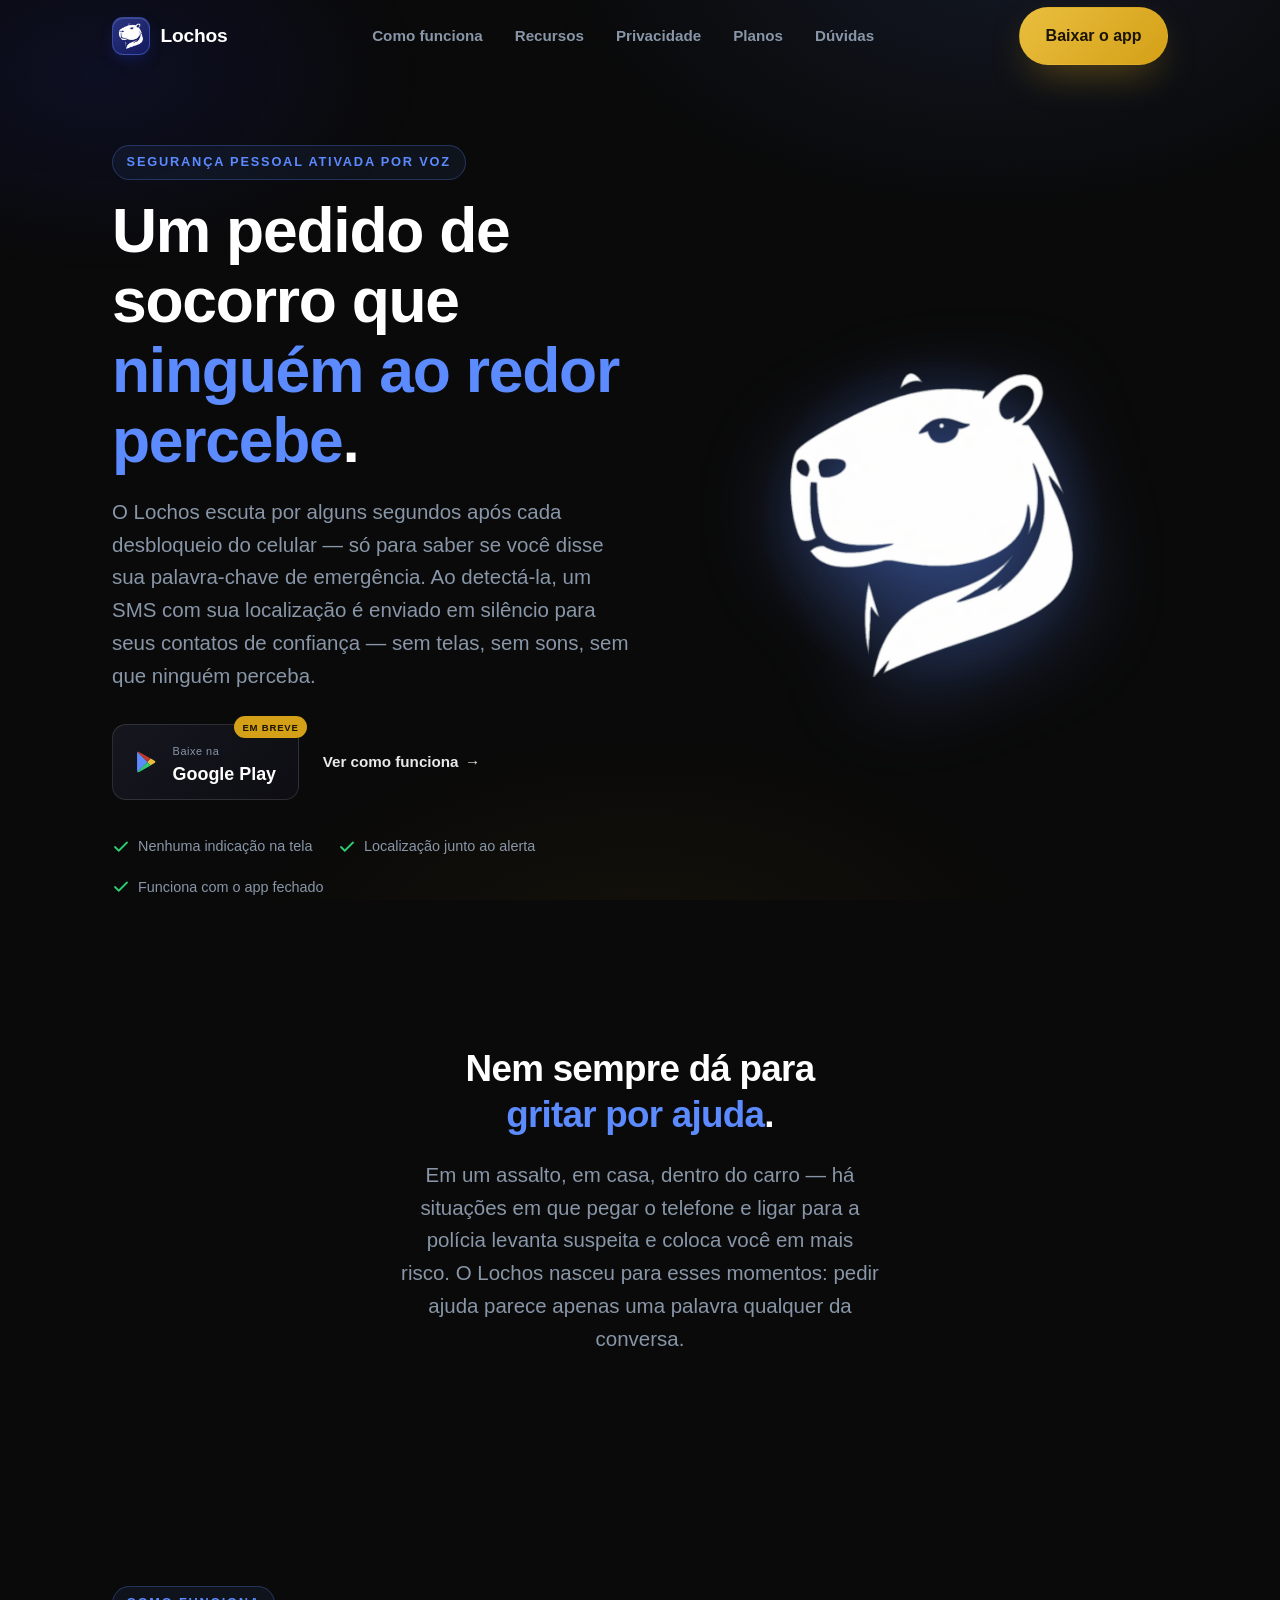
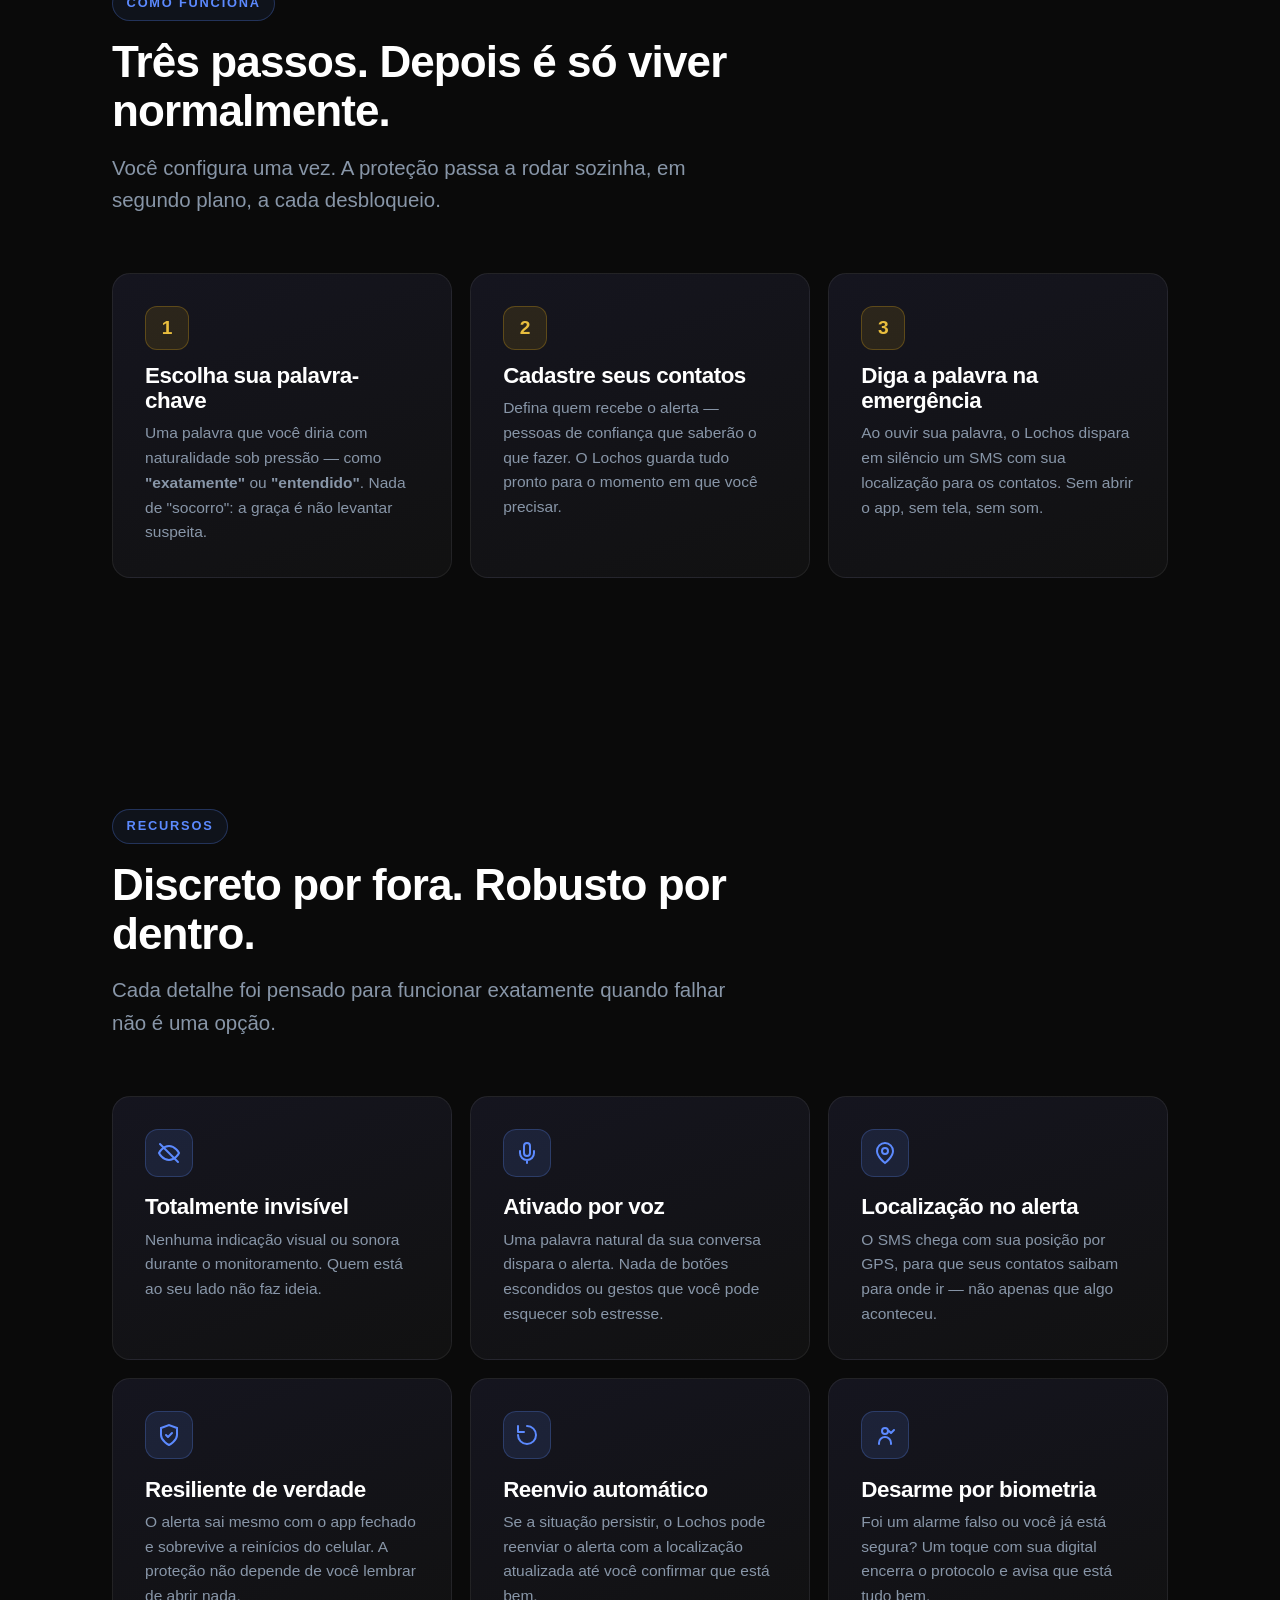
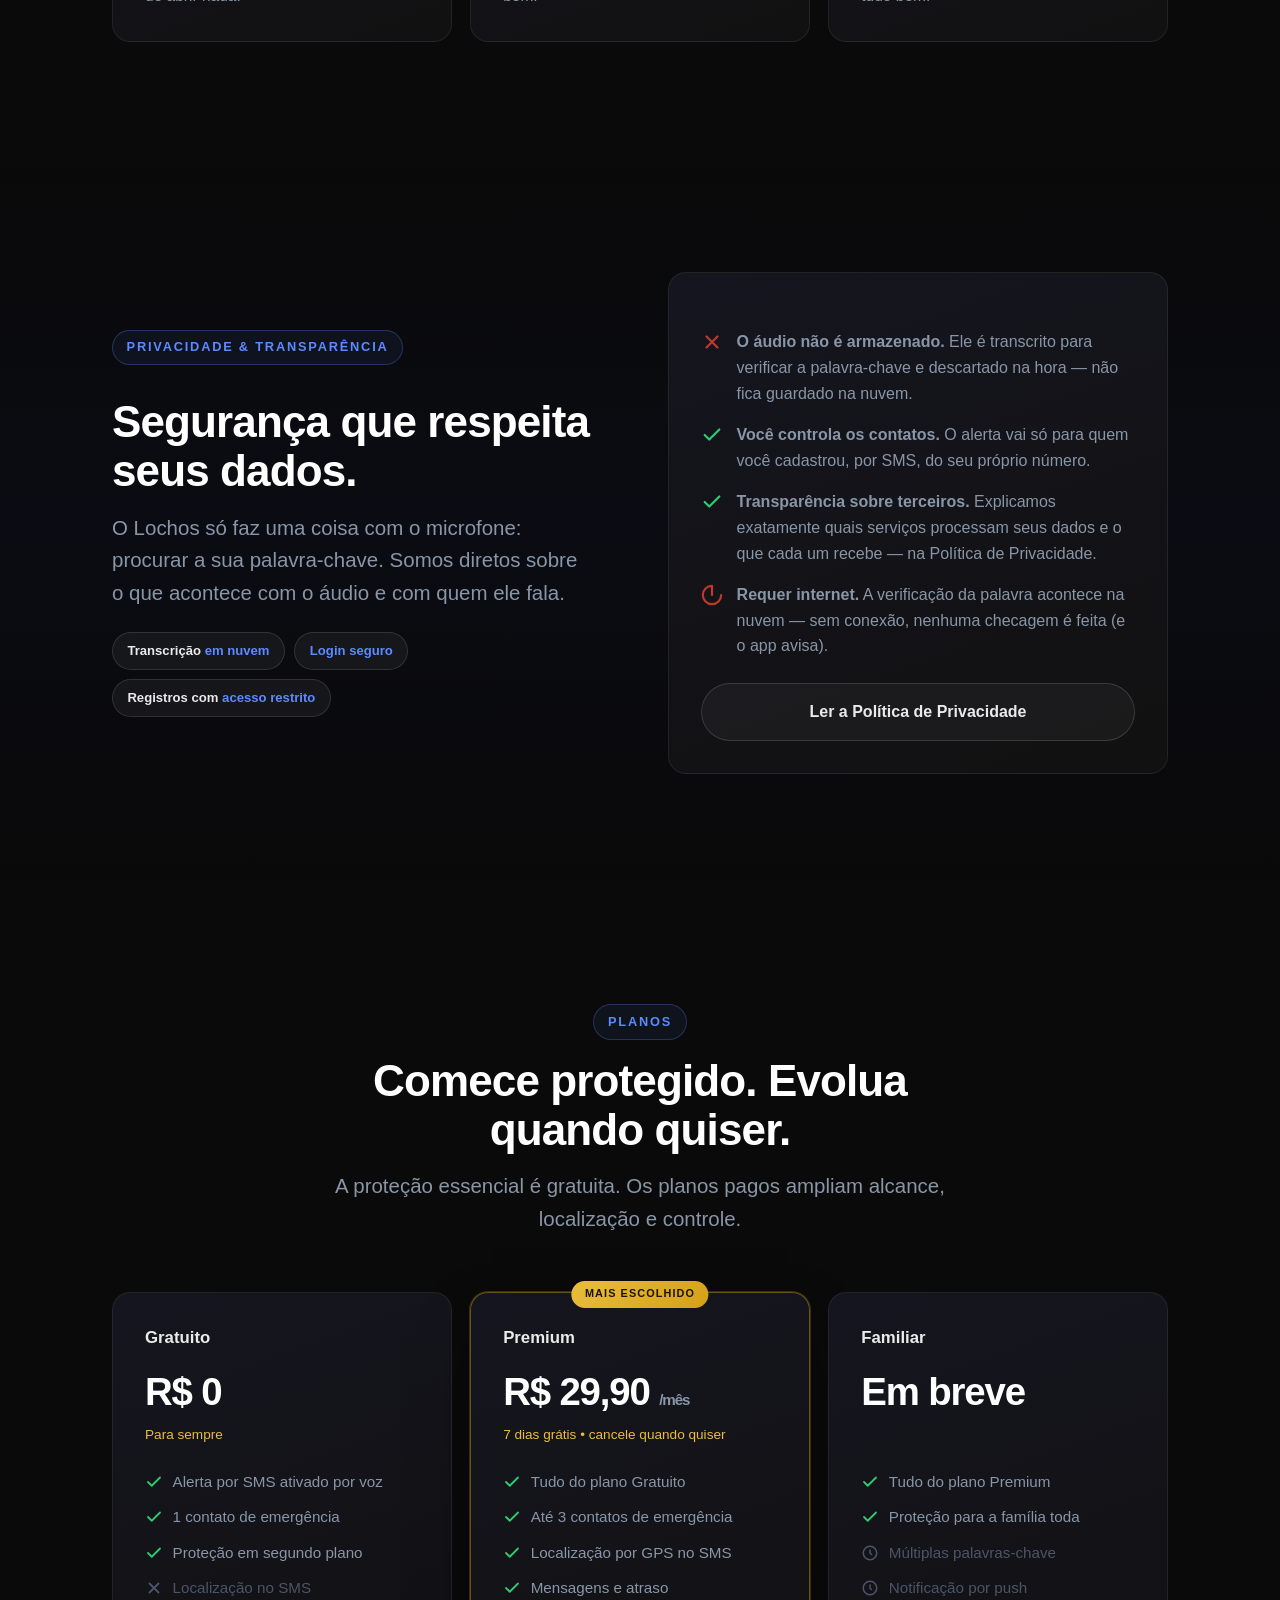
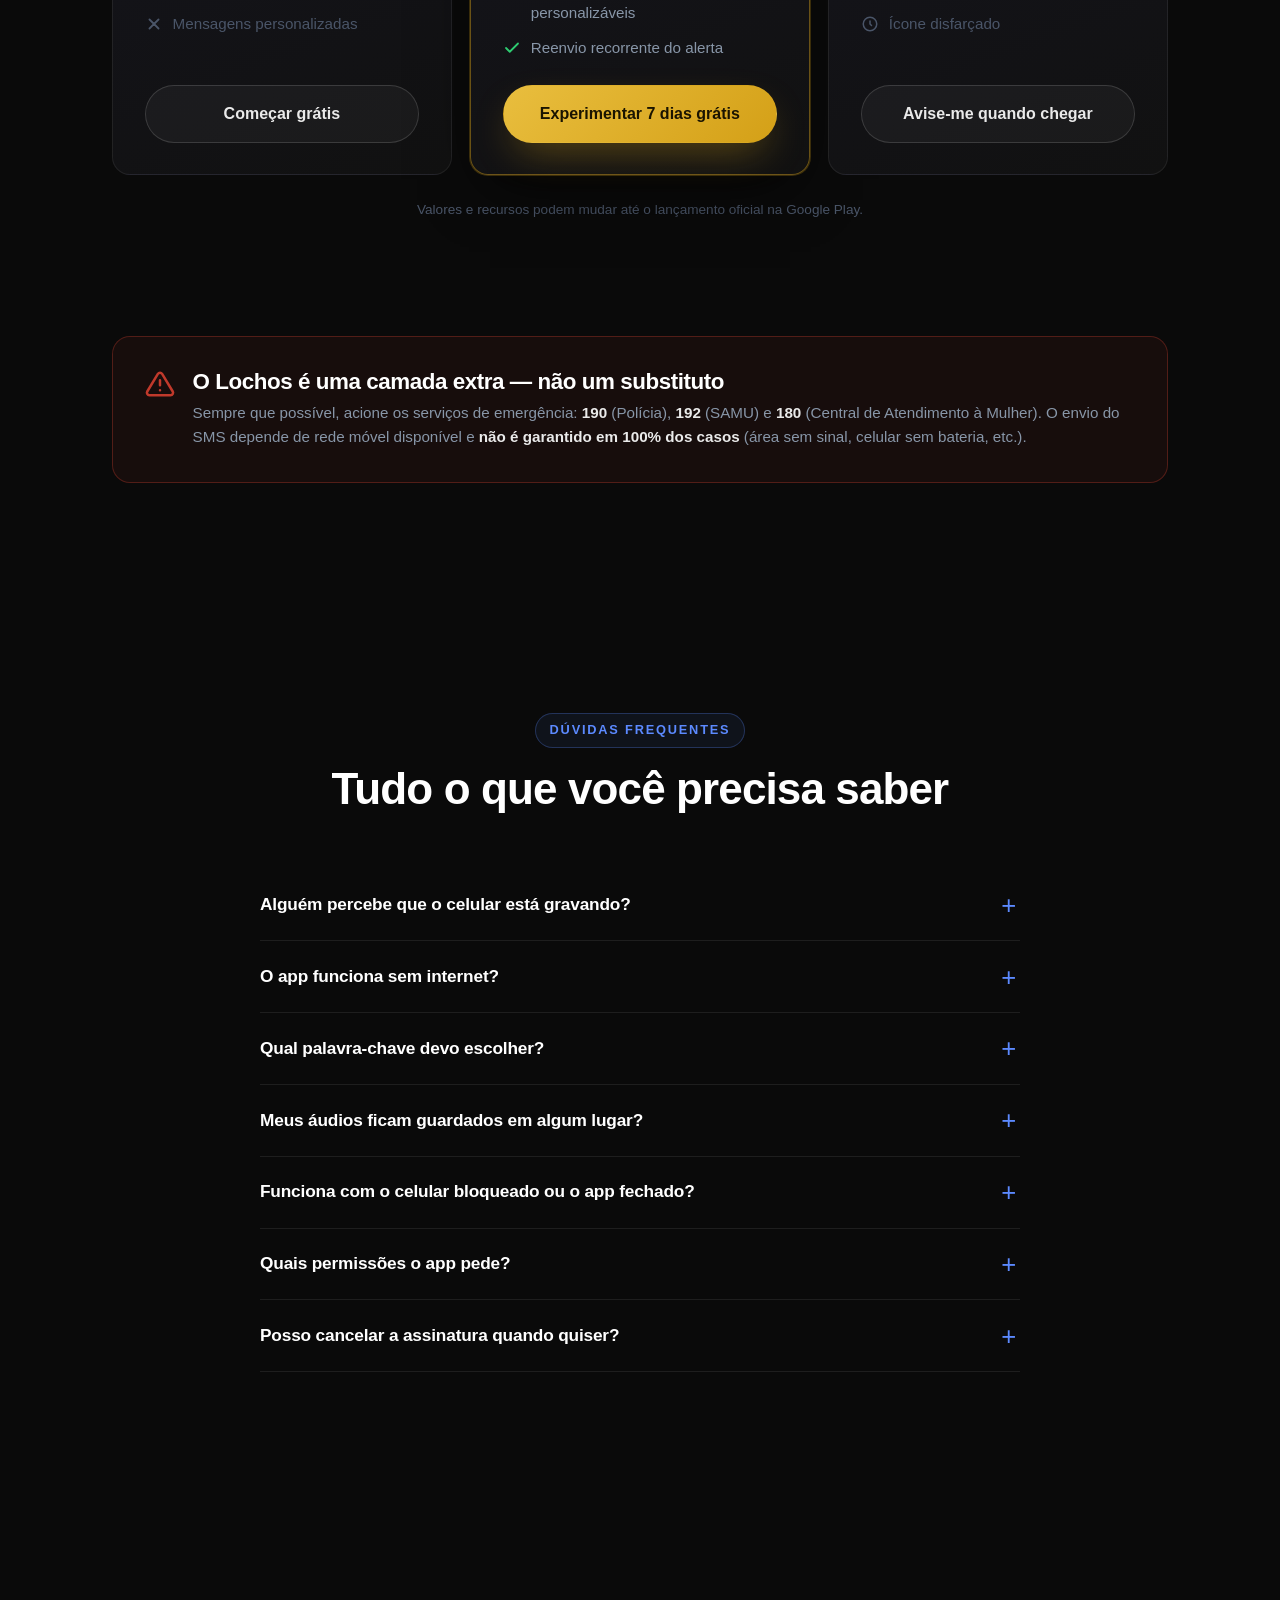
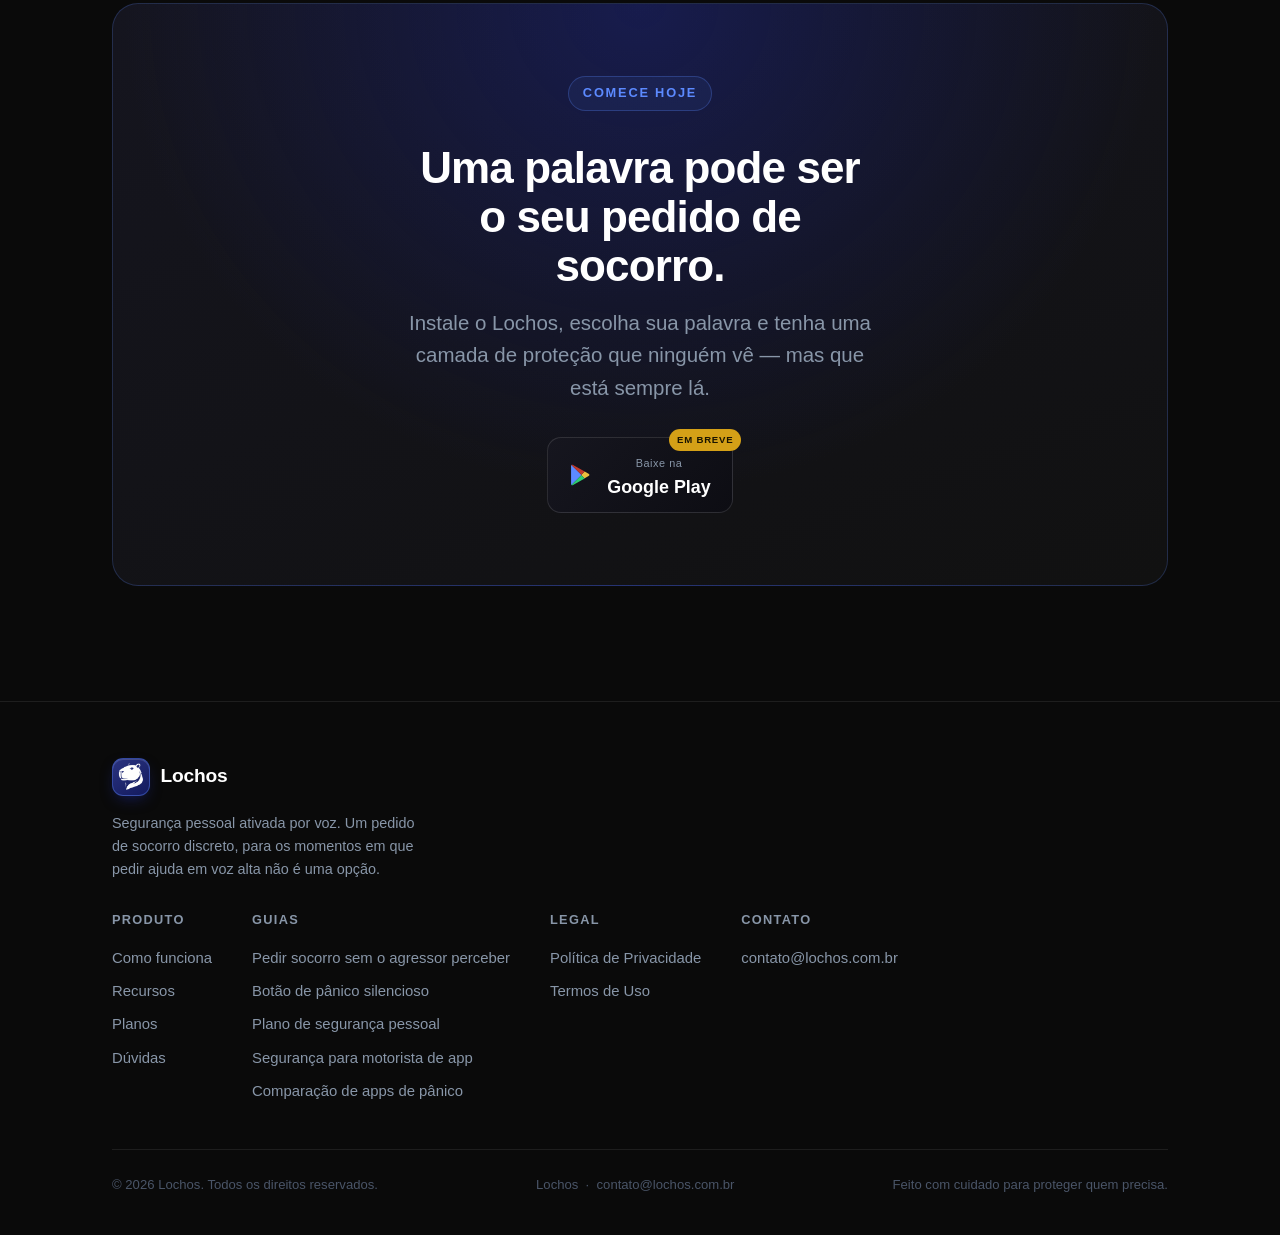
<file: index.html>
<!DOCTYPE html>
<html lang="pt-BR">
<head>
  <meta charset="UTF-8" />
  <!-- Google tag (gtag.js) -->
  <script async src="https://www.googletagmanager.com/gtag/js?id=G-3VPJLFXJB4"></script>
  <script>
    window.dataLayer = window.dataLayer || [];
    function gtag(){dataLayer.push(arguments);}
    gtag('js', new Date());
    gtag('config', 'G-3VPJLFXJB4');
  </script>
  <meta name="viewport" content="width=device-width, initial-scale=1" />
  <title>Lochos — Um pedido de socorro que ninguém percebe</title>
  <meta name="description" content="Lochos é um app de segurança pessoal ativado por voz. Diga uma palavra-chave discreta e ele envia, em silêncio, um SMS com sua localização para seus contatos de confiança." />
  <meta name="theme-color" content="#0A0A0A" />
  <link rel="canonical" href="https://lochos.com.br/" />
  <link rel="icon" type="image/png" href="assets/logo-mark.png" />
  <link rel="apple-touch-icon" href="assets/logo-mark.png" />

  <!-- Open Graph / redes sociais -->
  <meta property="og:type" content="website" />
  <meta property="og:title" content="Lochos — Um pedido de socorro que ninguém percebe" />
  <meta property="og:description" content="Segurança pessoal ativada por voz. Diga uma palavra-chave discreta e o Lochos avisa seus contatos com sua localização — sem telas, sem sons." />
  <meta property="og:image" content="assets/logo-mark.png" />
  <meta property="og:locale" content="pt_BR" />
  <meta name="twitter:card" content="summary" />

  <link rel="preload" href="assets/styles.css" as="style" />
  <link rel="stylesheet" href="assets/styles.css" />

  <script type="application/ld+json">
  {
    "@context": "https://schema.org",
    "@type": "MobileApplication",
    "name": "Lochos",
    "operatingSystem": "Android",
    "applicationCategory": "SecurityApplication",
    "description": "App de segurança pessoal ativado por voz. Uma palavra-chave discreta dispara um SMS de emergência com localização para contatos de confiança.",
    "offers": { "@type": "Offer", "price": "0", "priceCurrency": "BRL" }
  }
  </script>

  <script type="application/ld+json">
  {
    "@context": "https://schema.org",
    "@type": "FAQPage",
    "mainEntity": [
      {
        "@type": "Question",
        "name": "Alguém percebe que o celular está gravando?",
        "acceptedAnswer": {
          "@type": "Answer",
          "text": "Não. A gravação é completamente silenciosa — sem luz, sem ícone, sem som. Ela acontece por poucos segundos logo após o desbloqueio e serve apenas para procurar a sua palavra-chave."
        }
      },
      {
        "@type": "Question",
        "name": "O app funciona sem internet?",
        "acceptedAnswer": {
          "@type": "Answer",
          "text": "Não. A verificação da palavra-chave acontece na nuvem e exige conexão. Sem internet, nenhuma checagem é feita — e o app avisa você por notificação, em vez de falhar em silêncio. Recomendamos manter os dados móveis ativos."
        }
      },
      {
        "@type": "Question",
        "name": "Qual palavra-chave devo escolher?",
        "acceptedAnswer": {
          "@type": "Answer",
          "text": "Uma palavra que você diria com naturalidade ao colaborar com um agressor — como \"exatamente\", \"entendido\" ou \"infelizmente\". Evite \"socorro\" ou \"ajuda\": a ideia é justamente não levantar suspeita. Durante a configuração, você testa a palavra em voz alta antes de confirmar."
        }
      },
      {
        "@type": "Question",
        "name": "Meus áudios ficam guardados em algum lugar?",
        "acceptedAnswer": {
          "@type": "Answer",
          "text": "Não na nuvem. O áudio é transcrito para verificar a palavra-chave e descartado na hora. Detalhamos exatamente o que fica registrado — e o que não fica — na Política de Privacidade."
        }
      },
      {
        "@type": "Question",
        "name": "Funciona com o celular bloqueado ou o app fechado?",
        "acceptedAnswer": {
          "@type": "Answer",
          "text": "Sim. A proteção roda em segundo plano e o alerta é disparado de forma resiliente, sobrevivendo até ao fechamento do app e a reinícios do celular. Para máxima confiabilidade, o app orienta você a desativar as otimizações de bateria para o Lochos."
        }
      },
      {
        "@type": "Question",
        "name": "Quais permissões o app pede?",
        "acceptedAnswer": {
          "@type": "Answer",
          "text": "Microfone (para ouvir a palavra-chave), localização (para incluir no alerta), SMS (para enviar o aviso) e contatos (para você escolher quem será avisado). Cada uma é usada apenas para a função de segurança correspondente."
        }
      },
      {
        "@type": "Question",
        "name": "Posso cancelar a assinatura quando quiser?",
        "acceptedAnswer": {
          "@type": "Answer",
          "text": "Sim. A assinatura Premium é gerenciada pela Google Play e pode ser cancelada a qualquer momento, sem multa. Você continua com o plano Gratuito depois disso."
        }
      }
    ]
  }
  </script>
</head>
<body>

  <!-- ==================== HEADER ==================== -->
  <header class="site-header">
    <div class="wrap nav">
      <a href="#topo" class="brand" aria-label="Lochos — início">
        <span class="brand-mark"><img src="assets/capybara-white.png" alt="" width="28" height="28" /></span>
        Lochos
      </a>
      <nav class="nav-links" id="mobile-nav" aria-label="Navegação principal">
        <a href="#como-funciona">Como funciona</a>
        <a href="#recursos">Recursos</a>
        <a href="#privacidade">Privacidade</a>
        <a href="#planos">Planos</a>
        <a href="#faq">Dúvidas</a>
        <a href="#baixar" class="btn btn-primary nav-links-cta">Baixar o app</a>
      </nav>
      <a href="#baixar" class="btn btn-primary nav-cta">Baixar o app</a>
      <button class="nav-toggle" type="button" aria-expanded="false" aria-controls="mobile-nav" aria-label="Abrir menu">
        <span></span><span></span><span></span>
      </button>
    </div>
  </header>

  <main id="topo">

    <!-- ==================== HERO ==================== -->
    <section class="hero">
      <div class="wrap hero-grid">
        <div class="hero-copy">
          <span class="eyebrow">Segurança pessoal ativada por voz</span>
          <h1>Um pedido de socorro que <span class="hl">ninguém ao redor percebe</span>.</h1>
          <p class="lead">
            O Lochos escuta por alguns segundos após cada desbloqueio do celular — só para saber se você disse sua palavra-chave de emergência.
            Ao detectá-la, um SMS com sua localização é enviado em silêncio para seus contatos de confiança — sem telas, sem sons, sem que ninguém perceba.
          </p>

          <div class="hero-cta" id="baixar">
            <a href="#" class="store-badge" aria-label="Em breve na Google Play">
              <span class="sb-soon">Em breve</span>
              <svg viewBox="0 0 512 512" aria-hidden="true"><path fill="#5C8AFF" d="M48 59.4c-4.9 5.2-7.7 13.2-7.7 23.6v346c0 10.4 2.8 18.4 7.7 23.6l1.2 1.1L243 260.9v-9.8L49.2 58.3 48 59.4z"/><path fill="#E9BE3E" d="M307.6 325.5L243 260.9v-9.8l64.7-64.6 1.5.8 76.5 43.5c21.9 12.4 21.9 32.8 0 45.2l-76.5 43.5-1.6.8z"/><path fill="#2ECC71" d="M309.1 324.7L243 258.5 48 453.5c7.2 7.6 19.1 8.6 32.6 1L309.1 324.7z"/><path fill="#C0392B" d="M309.1 187.3L80.6 57.5C67.1 49.9 55.2 50.9 48 58.5l195 195 66.1-66.2z"/></svg>
              <span>
                <span class="sb-top">Baixe na</span><br />
                <span class="sb-main">Google Play</span>
              </span>
            </a>
            <a href="#como-funciona" class="link-inline">Ver como funciona <span aria-hidden="true">→</span></a>
          </div>

          <div class="hero-trust">
            <span>
              <svg viewBox="0 0 24 24" fill="none" stroke="currentColor" stroke-width="2.4" aria-hidden="true"><path d="M20 6 9 17l-5-5" stroke-linecap="round" stroke-linejoin="round"/></svg>
              Nenhuma indicação na tela
            </span>
            <span>
              <svg viewBox="0 0 24 24" fill="none" stroke="currentColor" stroke-width="2.4" aria-hidden="true"><path d="M20 6 9 17l-5-5" stroke-linecap="round" stroke-linejoin="round"/></svg>
              Localização junto ao alerta
            </span>
            <span>
              <svg viewBox="0 0 24 24" fill="none" stroke="currentColor" stroke-width="2.4" aria-hidden="true"><path d="M20 6 9 17l-5-5" stroke-linecap="round" stroke-linejoin="round"/></svg>
              Funciona com o app fechado
            </span>
          </div>
        </div>

        <div class="hero-visual" aria-hidden="true">
          <div class="hero-orb"></div>
          <div class="pulse-ring"></div>
          <div class="pulse-ring"></div>
          <div class="pulse-ring"></div>
          <img class="hero-capy" src="assets/capybara-white.png" alt="" width="320" height="320" />
        </div>
      </div>
    </section>

    <!-- ==================== EMPATIA ==================== -->
    <section class="empathy" aria-labelledby="empatia-h">
      <div class="wrap reveal">
        <h2 class="quote" id="empatia-h">Nem sempre dá para <em>gritar por ajuda</em>.</h2>
        <p class="lead" style="margin-inline:auto;text-align:center;">
          Em um assalto, em casa, dentro do carro — há situações em que pegar o telefone e ligar
          para a polícia levanta suspeita e coloca você em mais risco. O Lochos nasceu para esses
          momentos: pedir ajuda parece apenas uma palavra qualquer da conversa.
        </p>
      </div>
    </section>

    <!-- ==================== COMO FUNCIONA ==================== -->
    <section id="como-funciona" aria-labelledby="cf-h">
      <div class="wrap">
        <div class="section-head reveal">
          <span class="eyebrow">Como funciona</span>
          <h2 id="cf-h">Três passos. Depois é só viver normalmente.</h2>
          <p class="lead">Você configura uma vez. A proteção passa a rodar sozinha, em segundo plano, a cada desbloqueio.</p>
        </div>

        <div class="grid cols-3 steps">
          <article class="card step reveal">
            <div class="num"></div>
            <h3>Escolha sua palavra-chave</h3>
            <p>Uma palavra que você diria com naturalidade sob pressão — como <strong>"exatamente"</strong> ou <strong>"entendido"</strong>. Nada de "socorro": a graça é não levantar suspeita.</p>
          </article>
          <article class="card step reveal">
            <div class="num"></div>
            <h3>Cadastre seus contatos</h3>
            <p>Defina quem recebe o alerta — pessoas de confiança que saberão o que fazer. O Lochos guarda tudo pronto para o momento em que você precisar.</p>
          </article>
          <article class="card step reveal">
            <div class="num"></div>
            <h3>Diga a palavra na emergência</h3>
            <p>Ao ouvir sua palavra, o Lochos dispara em silêncio um SMS com sua localização para os contatos. Sem abrir o app, sem tela, sem som.</p>
          </article>
        </div>
      </div>
    </section>

    <!-- ==================== RECURSOS ==================== -->
    <section id="recursos" aria-labelledby="rec-h">
      <div class="wrap">
        <div class="section-head reveal">
          <span class="eyebrow">Recursos</span>
          <h2 id="rec-h">Discreto por fora. Robusto por dentro.</h2>
          <p class="lead">Cada detalhe foi pensado para funcionar exatamente quando falhar não é uma opção.</p>
        </div>

        <div class="grid cols-3">
          <article class="card reveal">
            <div class="icon"><svg viewBox="0 0 24 24" fill="none" stroke="currentColor" stroke-width="2" aria-hidden="true"><path d="M2 12s3.5-7 10-7 10 7 10 7-3.5 7-10 7S2 12 2 12Z"/><path d="m3 3 18 18" stroke-linecap="round"/></svg></div>
            <h3>Totalmente invisível</h3>
            <p>Nenhuma indicação visual ou sonora durante o monitoramento. Quem está ao seu lado não faz ideia.</p>
          </article>
          <article class="card reveal">
            <div class="icon"><svg viewBox="0 0 24 24" fill="none" stroke="currentColor" stroke-width="2" aria-hidden="true"><path d="M12 2a3 3 0 0 0-3 3v7a3 3 0 0 0 6 0V5a3 3 0 0 0-3-3Z"/><path d="M19 10v2a7 7 0 0 1-14 0v-2M12 19v3" stroke-linecap="round"/></svg></div>
            <h3>Ativado por voz</h3>
            <p>Uma palavra natural da sua conversa dispara o alerta. Nada de botões escondidos ou gestos que você pode esquecer sob estresse.</p>
          </article>
          <article class="card reveal">
            <div class="icon"><svg viewBox="0 0 24 24" fill="none" stroke="currentColor" stroke-width="2" aria-hidden="true"><path d="M20 10c0 6-8 12-8 12s-8-6-8-12a8 8 0 0 1 16 0Z"/><circle cx="12" cy="10" r="3"/></svg></div>
            <h3>Localização no alerta</h3>
            <p>O SMS chega com sua posição por GPS, para que seus contatos saibam para onde ir — não apenas que algo aconteceu.</p>
          </article>
          <article class="card reveal">
            <div class="icon"><svg viewBox="0 0 24 24" fill="none" stroke="currentColor" stroke-width="2" aria-hidden="true"><path d="M12 22s8-4 8-10V5l-8-3-8 3v7c0 6 8 10 8 10Z"/><path d="m9 12 2 2 4-4" stroke-linecap="round" stroke-linejoin="round"/></svg></div>
            <h3>Resiliente de verdade</h3>
            <p>O alerta sai mesmo com o app fechado e sobrevive a reinícios do celular. A proteção não depende de você lembrar de abrir nada.</p>
          </article>
          <article class="card reveal">
            <div class="icon"><svg viewBox="0 0 24 24" fill="none" stroke="currentColor" stroke-width="2" aria-hidden="true"><path d="M3 12a9 9 0 1 0 9-9" stroke-linecap="round"/><path d="M3 3v6h6" stroke-linecap="round" stroke-linejoin="round"/></svg></div>
            <h3>Reenvio automático</h3>
            <p>Se a situação persistir, o Lochos pode reenviar o alerta com a localização atualizada até você confirmar que está bem.</p>
          </article>
          <article class="card reveal">
            <div class="icon"><svg viewBox="0 0 24 24" fill="none" stroke="currentColor" stroke-width="2" aria-hidden="true"><path d="M12 11c1.66 0 3-1.34 3-3s-1.34-3-3-3-3 1.34-3 3 1.34 3 3 3Z"/><path d="M6 21v-1a6 6 0 0 1 12 0v1" stroke-linecap="round"/><path d="m16 8 2 2 3-3" stroke-linecap="round" stroke-linejoin="round"/></svg></div>
            <h3>Desarme por biometria</h3>
            <p>Foi um alarme falso ou você já está segura? Um toque com sua digital encerra o protocolo e avisa que está tudo bem.</p>
          </article>
        </div>
      </div>
    </section>

    <!-- ==================== PRIVACIDADE ==================== -->
    <section id="privacidade" class="privacy" aria-labelledby="priv-h">
      <div class="wrap">
        <div class="grid cols-2" style="align-items:center;gap:clamp(2rem,5vw,3.5rem);">
          <div class="reveal">
            <span class="eyebrow">Privacidade &amp; transparência</span>
            <h2 id="priv-h" style="margin:1rem 0;">Segurança que respeita seus dados.</h2>
            <p class="lead">
              O Lochos só faz uma coisa com o microfone: procurar a sua palavra-chave.
              Somos diretos sobre o que acontece com o áudio e com quem ele fala.
            </p>
            <div class="third-parties">
              <span class="chip">Transcrição <b>em nuvem</b></span>
              <span class="chip"><b>Login seguro</b></span>
              <span class="chip">Registros com <b>acesso restrito</b></span>
            </div>
          </div>

          <div class="card reveal">
            <ul class="privacy-list">
              <li><svg class="no" viewBox="0 0 24 24" fill="none" stroke="currentColor" stroke-width="2.4" aria-hidden="true"><path d="M18 6 6 18M6 6l12 12" stroke-linecap="round"/></svg>
                <span><strong>O áudio não é armazenado.</strong> Ele é transcrito para verificar a palavra-chave e descartado na hora — não fica guardado na nuvem.</span></li>
              <li><svg class="yes" viewBox="0 0 24 24" fill="none" stroke="currentColor" stroke-width="2.4" aria-hidden="true"><path d="M20 6 9 17l-5-5" stroke-linecap="round" stroke-linejoin="round"/></svg>
                <span><strong>Você controla os contatos.</strong> O alerta vai só para quem você cadastrou, por SMS, do seu próprio número.</span></li>
              <li><svg class="yes" viewBox="0 0 24 24" fill="none" stroke="currentColor" stroke-width="2.4" aria-hidden="true"><path d="M20 6 9 17l-5-5" stroke-linecap="round" stroke-linejoin="round"/></svg>
                <span><strong>Transparência sobre terceiros.</strong> Explicamos exatamente quais serviços processam seus dados e o que cada um recebe — na Política de Privacidade.</span></li>
              <li><svg class="no" viewBox="0 0 24 24" fill="none" stroke="currentColor" stroke-width="2.4" aria-hidden="true"><path d="M12 2v10M12 2a10 10 0 1 0 10 10" stroke-linecap="round"/></svg>
                <span><strong>Requer internet.</strong> A verificação da palavra acontece na nuvem — sem conexão, nenhuma checagem é feita (e o app avisa).</span></li>
            </ul>
            <a href="privacidade.html" class="btn btn-ghost btn-block" style="margin-top:1.5rem;">Ler a Política de Privacidade</a>
          </div>
        </div>
      </div>
    </section>

    <!-- ==================== PLANOS ==================== -->
    <section id="planos" aria-labelledby="planos-h">
      <div class="wrap">
        <div class="section-head center reveal">
          <span class="eyebrow">Planos</span>
          <h2 id="planos-h">Comece protegido. Evolua quando quiser.</h2>
          <p class="lead">A proteção essencial é gratuita. Os planos pagos ampliam alcance, localização e controle.</p>
        </div>

        <div class="grid cols-3 plans">
          <article class="card plan reveal">
            <div class="plan-name">Gratuito</div>
            <div class="price">R$ 0</div>
            <div class="price-note">Para sempre</div>
            <ul>
              <li class="on"><svg viewBox="0 0 24 24" fill="none" stroke="currentColor" stroke-width="2.4" aria-hidden="true"><path d="M20 6 9 17l-5-5" stroke-linecap="round" stroke-linejoin="round"/></svg> Alerta por SMS ativado por voz</li>
              <li class="on"><svg viewBox="0 0 24 24" fill="none" stroke="currentColor" stroke-width="2.4" aria-hidden="true"><path d="M20 6 9 17l-5-5" stroke-linecap="round" stroke-linejoin="round"/></svg> 1 contato de emergência</li>
              <li class="on"><svg viewBox="0 0 24 24" fill="none" stroke="currentColor" stroke-width="2.4" aria-hidden="true"><path d="M20 6 9 17l-5-5" stroke-linecap="round" stroke-linejoin="round"/></svg> Proteção em segundo plano</li>
              <li class="off"><svg viewBox="0 0 24 24" fill="none" stroke="currentColor" stroke-width="2.4" aria-hidden="true"><path d="M18 6 6 18M6 6l12 12" stroke-linecap="round"/></svg> Localização no SMS</li>
              <li class="off"><svg viewBox="0 0 24 24" fill="none" stroke="currentColor" stroke-width="2.4" aria-hidden="true"><path d="M18 6 6 18M6 6l12 12" stroke-linecap="round"/></svg> Mensagens personalizadas</li>
            </ul>
            <a href="#baixar" class="btn btn-ghost btn-block">Começar grátis</a>
          </article>

          <article class="card plan featured reveal">
            <span class="tag">Mais escolhido</span>
            <div class="plan-name gold-text">Premium</div>
            <div class="price">R$ 29,90 <small>/mês</small></div>
            <div class="price-note">7 dias grátis • cancele quando quiser</div>
            <ul>
              <li class="on"><svg viewBox="0 0 24 24" fill="none" stroke="currentColor" stroke-width="2.4" aria-hidden="true"><path d="M20 6 9 17l-5-5" stroke-linecap="round" stroke-linejoin="round"/></svg> Tudo do plano Gratuito</li>
              <li class="on"><svg viewBox="0 0 24 24" fill="none" stroke="currentColor" stroke-width="2.4" aria-hidden="true"><path d="M20 6 9 17l-5-5" stroke-linecap="round" stroke-linejoin="round"/></svg> Até 3 contatos de emergência</li>
              <li class="on"><svg viewBox="0 0 24 24" fill="none" stroke="currentColor" stroke-width="2.4" aria-hidden="true"><path d="M20 6 9 17l-5-5" stroke-linecap="round" stroke-linejoin="round"/></svg> Localização por GPS no SMS</li>
              <li class="on"><svg viewBox="0 0 24 24" fill="none" stroke="currentColor" stroke-width="2.4" aria-hidden="true"><path d="M20 6 9 17l-5-5" stroke-linecap="round" stroke-linejoin="round"/></svg> Mensagens e atraso personalizáveis</li>
              <li class="on"><svg viewBox="0 0 24 24" fill="none" stroke="currentColor" stroke-width="2.4" aria-hidden="true"><path d="M20 6 9 17l-5-5" stroke-linecap="round" stroke-linejoin="round"/></svg> Reenvio recorrente do alerta</li>
            </ul>
            <a href="#baixar" class="btn btn-primary btn-block">Experimentar 7 dias grátis</a>
          </article>

          <article class="card plan reveal">
            <div class="plan-name">Familiar</div>
            <div class="price">Em breve</div>
            <div class="price-note">&nbsp;</div>
            <ul>
              <li class="on"><svg viewBox="0 0 24 24" fill="none" stroke="currentColor" stroke-width="2.4" aria-hidden="true"><path d="M20 6 9 17l-5-5" stroke-linecap="round" stroke-linejoin="round"/></svg> Tudo do plano Premium</li>
              <li class="on"><svg viewBox="0 0 24 24" fill="none" stroke="currentColor" stroke-width="2.4" aria-hidden="true"><path d="M20 6 9 17l-5-5" stroke-linecap="round" stroke-linejoin="round"/></svg> Proteção para a família toda</li>
              <li class="off"><svg viewBox="0 0 24 24" fill="none" stroke="currentColor" stroke-width="2" aria-hidden="true"><circle cx="12" cy="12" r="9"/><path d="M12 8v4l2 2" stroke-linecap="round"/></svg> Múltiplas palavras-chave</li>
              <li class="off"><svg viewBox="0 0 24 24" fill="none" stroke="currentColor" stroke-width="2" aria-hidden="true"><circle cx="12" cy="12" r="9"/><path d="M12 8v4l2 2" stroke-linecap="round"/></svg> Notificação por push</li>
              <li class="off"><svg viewBox="0 0 24 24" fill="none" stroke="currentColor" stroke-width="2" aria-hidden="true"><circle cx="12" cy="12" r="9"/><path d="M12 8v4l2 2" stroke-linecap="round"/></svg> Ícone disfarçado</li>
            </ul>
            <a href="#baixar" class="btn btn-ghost btn-block">Avise-me quando chegar</a>
          </article>
        </div>
        <p style="text-align:center;margin-top:1.5rem;font-size:.85rem;color:var(--hint);">
          Valores e recursos podem mudar até o lançamento oficial na Google Play.
        </p>
      </div>
    </section>

    <!-- ==================== AVISO DE SEGURANÇA ==================== -->
    <section aria-labelledby="aviso-h" style="padding-top:0;">
      <div class="wrap">
        <div class="safety reveal">
          <svg viewBox="0 0 24 24" fill="none" stroke="currentColor" stroke-width="2" aria-hidden="true"><path d="M10.3 3.9 1.8 18a2 2 0 0 0 1.7 3h17a2 2 0 0 0 1.7-3L13.7 3.9a2 2 0 0 0-3.4 0Z" stroke-linejoin="round"/><path d="M12 9v4M12 17h.01" stroke-linecap="round"/></svg>
          <div>
            <h3 id="aviso-h">O Lochos é uma camada extra — não um substituto</h3>
            <p>
              Sempre que possível, acione os serviços de emergência: <strong>190</strong> (Polícia),
              <strong>192</strong> (SAMU) e <strong>180</strong> (Central de Atendimento à Mulher).
              O envio do SMS depende de rede móvel disponível e <strong>não é garantido em 100% dos casos</strong>
              (área sem sinal, celular sem bateria, etc.).
            </p>
          </div>
        </div>
      </div>
    </section>

    <!-- ==================== FAQ ==================== -->
    <section id="faq" aria-labelledby="faq-h">
      <div class="wrap">
        <div class="section-head center reveal">
          <span class="eyebrow">Dúvidas frequentes</span>
          <h2 id="faq-h">Tudo o que você precisa saber</h2>
        </div>

        <div class="faq reveal">
          <div class="faq-item">
            <button class="faq-q" type="button">Alguém percebe que o celular está gravando?</button>
            <div class="faq-a"><p>Não. A gravação é completamente silenciosa — sem luz, sem ícone, sem som. Ela acontece por poucos segundos logo após o desbloqueio e serve apenas para procurar a sua palavra-chave.</p></div>
          </div>
          <div class="faq-item">
            <button class="faq-q" type="button">O app funciona sem internet?</button>
            <div class="faq-a"><p>Não. A verificação da palavra-chave acontece na nuvem e exige conexão. Sem internet, nenhuma checagem é feita — e o app avisa você por notificação, em vez de falhar em silêncio. Recomendamos manter os dados móveis ativos.</p></div>
          </div>
          <div class="faq-item">
            <button class="faq-q" type="button">Qual palavra-chave devo escolher?</button>
            <div class="faq-a"><p>Uma palavra que você diria com naturalidade ao colaborar com um agressor — como "exatamente", "entendido" ou "infelizmente". Evite "socorro" ou "ajuda": a ideia é justamente não levantar suspeita. Durante a configuração, você testa a palavra em voz alta antes de confirmar.</p></div>
          </div>
          <div class="faq-item">
            <button class="faq-q" type="button">Meus áudios ficam guardados em algum lugar?</button>
            <div class="faq-a"><p>Não na nuvem. O áudio é transcrito para verificar a palavra-chave e descartado na hora. Detalhamos exatamente o que fica registrado — e o que não fica — na <a href="privacidade.html">Política de Privacidade</a>.</p></div>
          </div>
          <div class="faq-item">
            <button class="faq-q" type="button">Funciona com o celular bloqueado ou o app fechado?</button>
            <div class="faq-a"><p>Sim. A proteção roda em segundo plano e o alerta é disparado de forma resiliente, sobrevivendo até ao fechamento do app e a reinícios do celular. Para máxima confiabilidade, o app orienta você a desativar as otimizações de bateria para o Lochos.</p></div>
          </div>
          <div class="faq-item">
            <button class="faq-q" type="button">Quais permissões o app pede?</button>
            <div class="faq-a"><p>Microfone (para ouvir a palavra-chave), localização (para incluir no alerta), SMS (para enviar o aviso) e contatos (para você escolher quem será avisado). Cada uma é usada apenas para a função de segurança correspondente.</p></div>
          </div>
          <div class="faq-item">
            <button class="faq-q" type="button">Posso cancelar a assinatura quando quiser?</button>
            <div class="faq-a"><p>Sim. A assinatura Premium é gerenciada pela Google Play e pode ser cancelada a qualquer momento, sem multa. Você continua com o plano Gratuito depois disso.</p></div>
          </div>
        </div>
      </div>
    </section>

    <!-- ==================== CTA FINAL ==================== -->
    <section aria-labelledby="cta-h">
      <div class="wrap">
        <div class="final-cta reveal">
          <span class="eyebrow">Comece hoje</span>
          <h2 id="cta-h" style="margin-top:1rem;">Uma palavra pode ser o seu pedido de socorro.</h2>
          <p class="lead">Instale o Lochos, escolha sua palavra e tenha uma camada de proteção que ninguém vê — mas que está sempre lá.</p>
          <div class="hero-cta">
            <a href="#" class="store-badge" aria-label="Em breve na Google Play">
              <span class="sb-soon">Em breve</span>
              <svg viewBox="0 0 512 512" aria-hidden="true"><path fill="#5C8AFF" d="M48 59.4c-4.9 5.2-7.7 13.2-7.7 23.6v346c0 10.4 2.8 18.4 7.7 23.6l1.2 1.1L243 260.9v-9.8L49.2 58.3 48 59.4z"/><path fill="#E9BE3E" d="M307.6 325.5L243 260.9v-9.8l64.7-64.6 1.5.8 76.5 43.5c21.9 12.4 21.9 32.8 0 45.2l-76.5 43.5-1.6.8z"/><path fill="#2ECC71" d="M309.1 324.7L243 258.5 48 453.5c7.2 7.6 19.1 8.6 32.6 1L309.1 324.7z"/><path fill="#C0392B" d="M309.1 187.3L80.6 57.5C67.1 49.9 55.2 50.9 48 58.5l195 195 66.1-66.2z"/></svg>
              <span>
                <span class="sb-top">Baixe na</span><br />
                <span class="sb-main">Google Play</span>
              </span>
            </a>
          </div>
        </div>
      </div>
    </section>

  </main>

  <!-- ==================== FOOTER ==================== -->
  <footer class="site-footer">
    <div class="wrap">
      <div class="footer-top">
        <div class="footer-brand">
          <a href="#topo" class="brand"><span class="brand-mark"><img src="assets/capybara-white.png" alt="" width="28" height="28" /></span> Lochos</a>
          <p>Segurança pessoal ativada por voz. Um pedido de socorro discreto, para os momentos em que pedir ajuda em voz alta não é uma opção.</p>
        </div>
        <div class="footer-cols">
          <div class="footer-col">
            <h4>Produto</h4>
            <a href="#como-funciona">Como funciona</a>
            <a href="#recursos">Recursos</a>
            <a href="#planos">Planos</a>
            <a href="#faq">Dúvidas</a>
          </div>
          <div class="footer-col">
            <h4>Guias</h4>
            <a href="como-pedir-socorro-sem-o-agressor-perceber.html">Pedir socorro sem o agressor perceber</a>
            <a href="botao-de-panico-silencioso.html">Botão de pânico silencioso</a>
            <a href="plano-de-seguranca-pessoal.html">Plano de segurança pessoal</a>
            <a href="app-de-seguranca-motorista-de-aplicativo.html">Segurança para motorista de app</a>
            <a href="apps-de-botao-de-panico-comparacao.html">Comparação de apps de pânico</a>
          </div>
          <div class="footer-col">
            <h4>Legal</h4>
            <a href="privacidade.html">Política de Privacidade</a>
            <a href="termos.html">Termos de Uso</a>
          </div>
          <div class="footer-col">
            <h4>Contato</h4>
            <a href="mailto:contato@lochos.com.br">contato@lochos.com.br</a>
          </div>
        </div>
      </div>
      <div class="footer-bottom">
        <span>© <span data-year>2026</span> Lochos. Todos os direitos reservados.</span>
        <span>Lochos &nbsp;·&nbsp; <a href="mailto:contato@lochos.com.br" style="color:var(--hint);">contato@lochos.com.br</a></span>
        <span>Feito com cuidado para proteger quem precisa.</span>
      </div>
    </div>
  </footer>

  <script src="assets/app.js" defer></script>
</body>
</html>
</file>
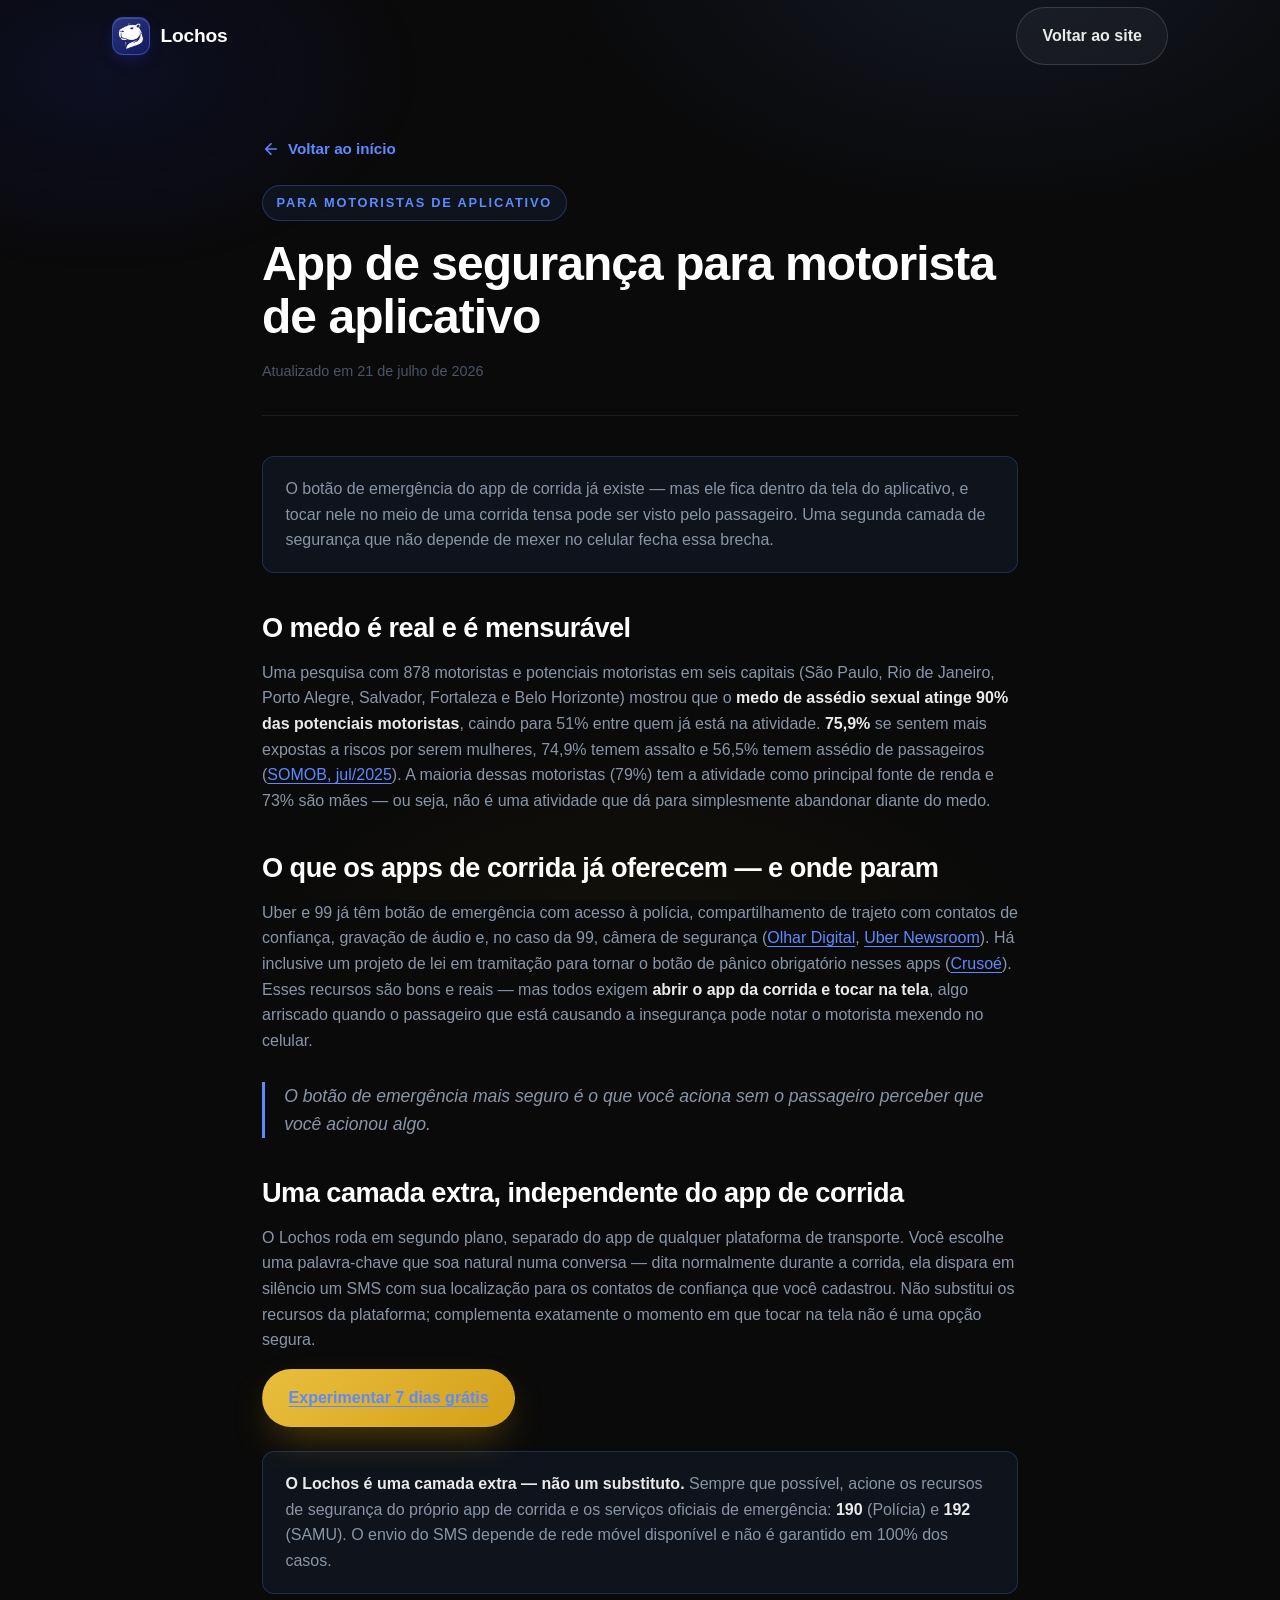
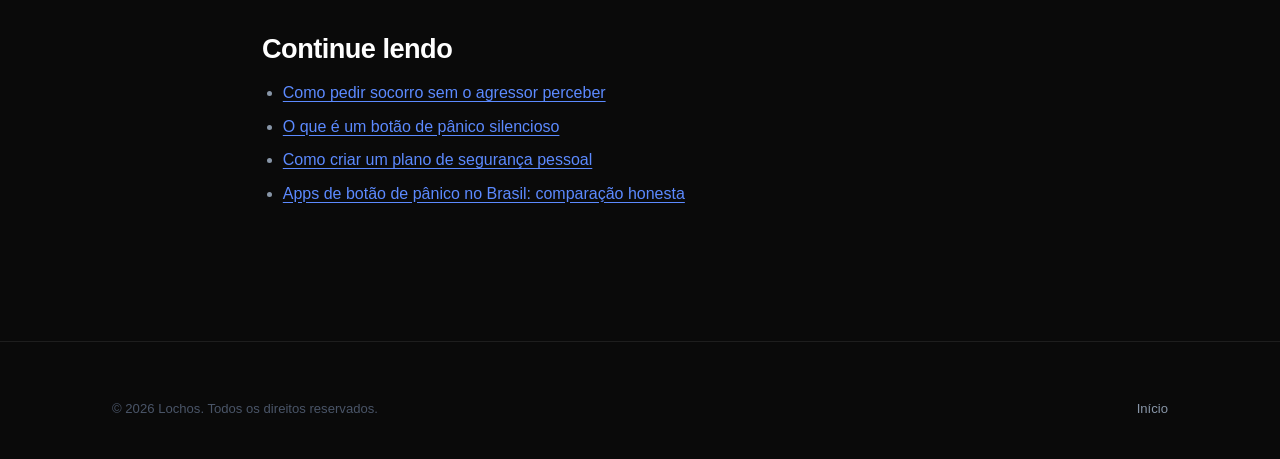
<file: app-de-seguranca-motorista-de-aplicativo.html>
<!DOCTYPE html>
<html lang="pt-BR">
<head>
  <meta charset="UTF-8" />
  <!-- Google tag (gtag.js) -->
  <script async src="https://www.googletagmanager.com/gtag/js?id=G-3VPJLFXJB4"></script>
  <script>
    window.dataLayer = window.dataLayer || [];
    function gtag(){dataLayer.push(arguments);}
    gtag('js', new Date());
    gtag('config', 'G-3VPJLFXJB4');
  </script>
  <meta name="viewport" content="width=device-width, initial-scale=1" />
  <title>App de segurança para motorista de aplicativo — Lochos</title>
  <meta name="description" content="O botão de emergência do app de corrida fica dentro da tela — e tocar nele no meio de uma corrida tensa pode ser visto. Uma camada extra, ativada por voz, fecha essa brecha." />
  <meta name="theme-color" content="#0A0A0A" />
  <meta name="robots" content="index, follow" />
  <link rel="canonical" href="https://lochos.com.br/app-de-seguranca-motorista-de-aplicativo.html" />
  <link rel="icon" type="image/png" href="assets/logo-mark.png" />
  <link rel="apple-touch-icon" href="assets/logo-mark.png" />

  <meta property="og:type" content="article" />
  <meta property="og:title" content="App de segurança para motorista de aplicativo" />
  <meta property="og:description" content="O botão de emergência mais seguro é o que você aciona sem o passageiro perceber que você acionou algo." />
  <meta property="og:image" content="assets/logo-mark.png" />
  <meta property="og:url" content="https://lochos.com.br/app-de-seguranca-motorista-de-aplicativo.html" />
  <meta property="og:locale" content="pt_BR" />
  <meta name="twitter:card" content="summary" />

  <link rel="stylesheet" href="assets/styles.css" />
</head>
<body>

  <header class="site-header scrolled">
    <div class="wrap nav">
      <a href="index.html" class="brand" aria-label="Lochos — início">
        <span class="brand-mark"><img src="assets/capybara-white.png" alt="" width="28" height="28" /></span> Lochos
      </a>
      <a href="index.html#baixar" class="btn btn-ghost nav-cta">Voltar ao site</a>
    </div>
  </header>

  <main class="doc">
    <div class="wrap">
      <a href="index.html" class="back-link">
        <svg viewBox="0 0 24 24" width="18" height="18" fill="none" stroke="currentColor" stroke-width="2.2" aria-hidden="true"><path d="M19 12H5M12 19l-7-7 7-7" stroke-linecap="round" stroke-linejoin="round"/></svg>
        Voltar ao início
      </a>

      <div class="doc-header">
        <span class="eyebrow">Para motoristas de aplicativo</span>
        <h1>App de segurança para motorista de aplicativo</h1>
        <p class="updated">Atualizado em 21 de julho de 2026</p>
      </div>

      <div class="doc-body">
        <div class="callout">
          <p>
            O botão de emergência do app de corrida já existe — mas ele fica dentro da tela do
            aplicativo, e tocar nele no meio de uma corrida tensa pode ser visto pelo passageiro. Uma
            segunda camada de segurança que não depende de mexer no celular fecha essa brecha.
          </p>
        </div>

        <h2>O medo é real e é mensurável</h2>
        <p>
          Uma pesquisa com 878 motoristas e potenciais motoristas em seis capitais (São Paulo, Rio de
          Janeiro, Porto Alegre, Salvador, Fortaleza e Belo Horizonte) mostrou que o <strong>medo de
          assédio sexual atinge 90% das potenciais motoristas</strong>, caindo para 51% entre quem já
          está na atividade. <strong>75,9%</strong> se sentem mais expostas a riscos por serem mulheres,
          74,9% temem assalto e 56,5% temem assédio de passageiros
          (<a href="https://somob.com.br/2025/07/20/pesquisa-revela-rotina-e-desafios-de-mulheres-motoristas-de-aplicativo-no-brasil/" target="_blank" rel="noopener">SOMOB, jul/2025</a>).
          A maioria dessas motoristas (79%) tem a atividade como principal fonte de renda e 73% são
          mães — ou seja, não é uma atividade que dá para simplesmente abandonar diante do medo.
        </p>

        <h2>O que os apps de corrida já oferecem — e onde param</h2>
        <p>
          Uber e 99 já têm botão de emergência com acesso à polícia, compartilhamento de trajeto com
          contatos de confiança, gravação de áudio e, no caso da 99, câmera de segurança
          (<a href="https://olhardigital.com.br/2024/11/21/seguranca/quais-sao-todos-os-recursos-de-seguranca-disponiveis-no-app-de-corrida-99/" target="_blank" rel="noopener">Olhar Digital</a>,
          <a href="https://www.uber.com/pt-BR/newsroom/seguranca-como-prioridade/" target="_blank" rel="noopener">Uber Newsroom</a>).
          Há inclusive um projeto de lei em tramitação para tornar o botão de pânico obrigatório nesses
          apps (<a href="https://crusoe.com.br/variedades/uber-e-uber-terao-botao-de-emergencia-obrigatorio/" target="_blank" rel="noopener">Crusoé</a>).
          Esses recursos são bons e reais — mas todos exigem <strong>abrir o app da corrida e tocar na
          tela</strong>, algo arriscado quando o passageiro que está causando a insegurança pode notar
          o motorista mexendo no celular.
        </p>

        <blockquote>
          <p>O botão de emergência mais seguro é o que você aciona sem o passageiro perceber que você acionou algo.</p>
        </blockquote>

        <h2>Uma camada extra, independente do app de corrida</h2>
        <p>
          O Lochos roda em segundo plano, separado do app de qualquer plataforma de transporte. Você
          escolhe uma palavra-chave que soa natural numa conversa — dita normalmente durante a corrida,
          ela dispara em silêncio um SMS com sua localização para os contatos de confiança que você
          cadastrou. Não substitui os recursos da plataforma; complementa exatamente o momento em que
          tocar na tela não é uma opção segura.
        </p>
        <p>
          <a href="index.html#baixar" class="btn btn-primary">Experimentar 7 dias grátis</a>
        </p>

        <div class="callout">
          <p><strong>O Lochos é uma camada extra — não um substituto.</strong> Sempre que possível,
          acione os recursos de segurança do próprio app de corrida e os serviços oficiais de
          emergência: <strong>190</strong> (Polícia) e <strong>192</strong> (SAMU). O envio do SMS
          depende de rede móvel disponível e não é garantido em 100% dos casos.</p>
        </div>

        <h2>Continue lendo</h2>
        <ul>
          <li><a href="como-pedir-socorro-sem-o-agressor-perceber.html">Como pedir socorro sem o agressor perceber</a></li>
          <li><a href="botao-de-panico-silencioso.html">O que é um botão de pânico silencioso</a></li>
          <li><a href="plano-de-seguranca-pessoal.html">Como criar um plano de segurança pessoal</a></li>
          <li><a href="apps-de-botao-de-panico-comparacao.html">Apps de botão de pânico no Brasil: comparação honesta</a></li>
        </ul>
      </div>
    </div>
  </main>

  <footer class="site-footer">
    <div class="wrap">
      <div class="footer-bottom" style="border:0;margin:0;padding:0;">
        <span>© <span data-year>2026</span> Lochos. Todos os direitos reservados.</span>
        <span><a href="index.html" style="color:var(--text-2);">Início</a></span>
      </div>
    </div>
  </footer>

  <script src="assets/app.js" defer></script>
</body>
</html>
</file>
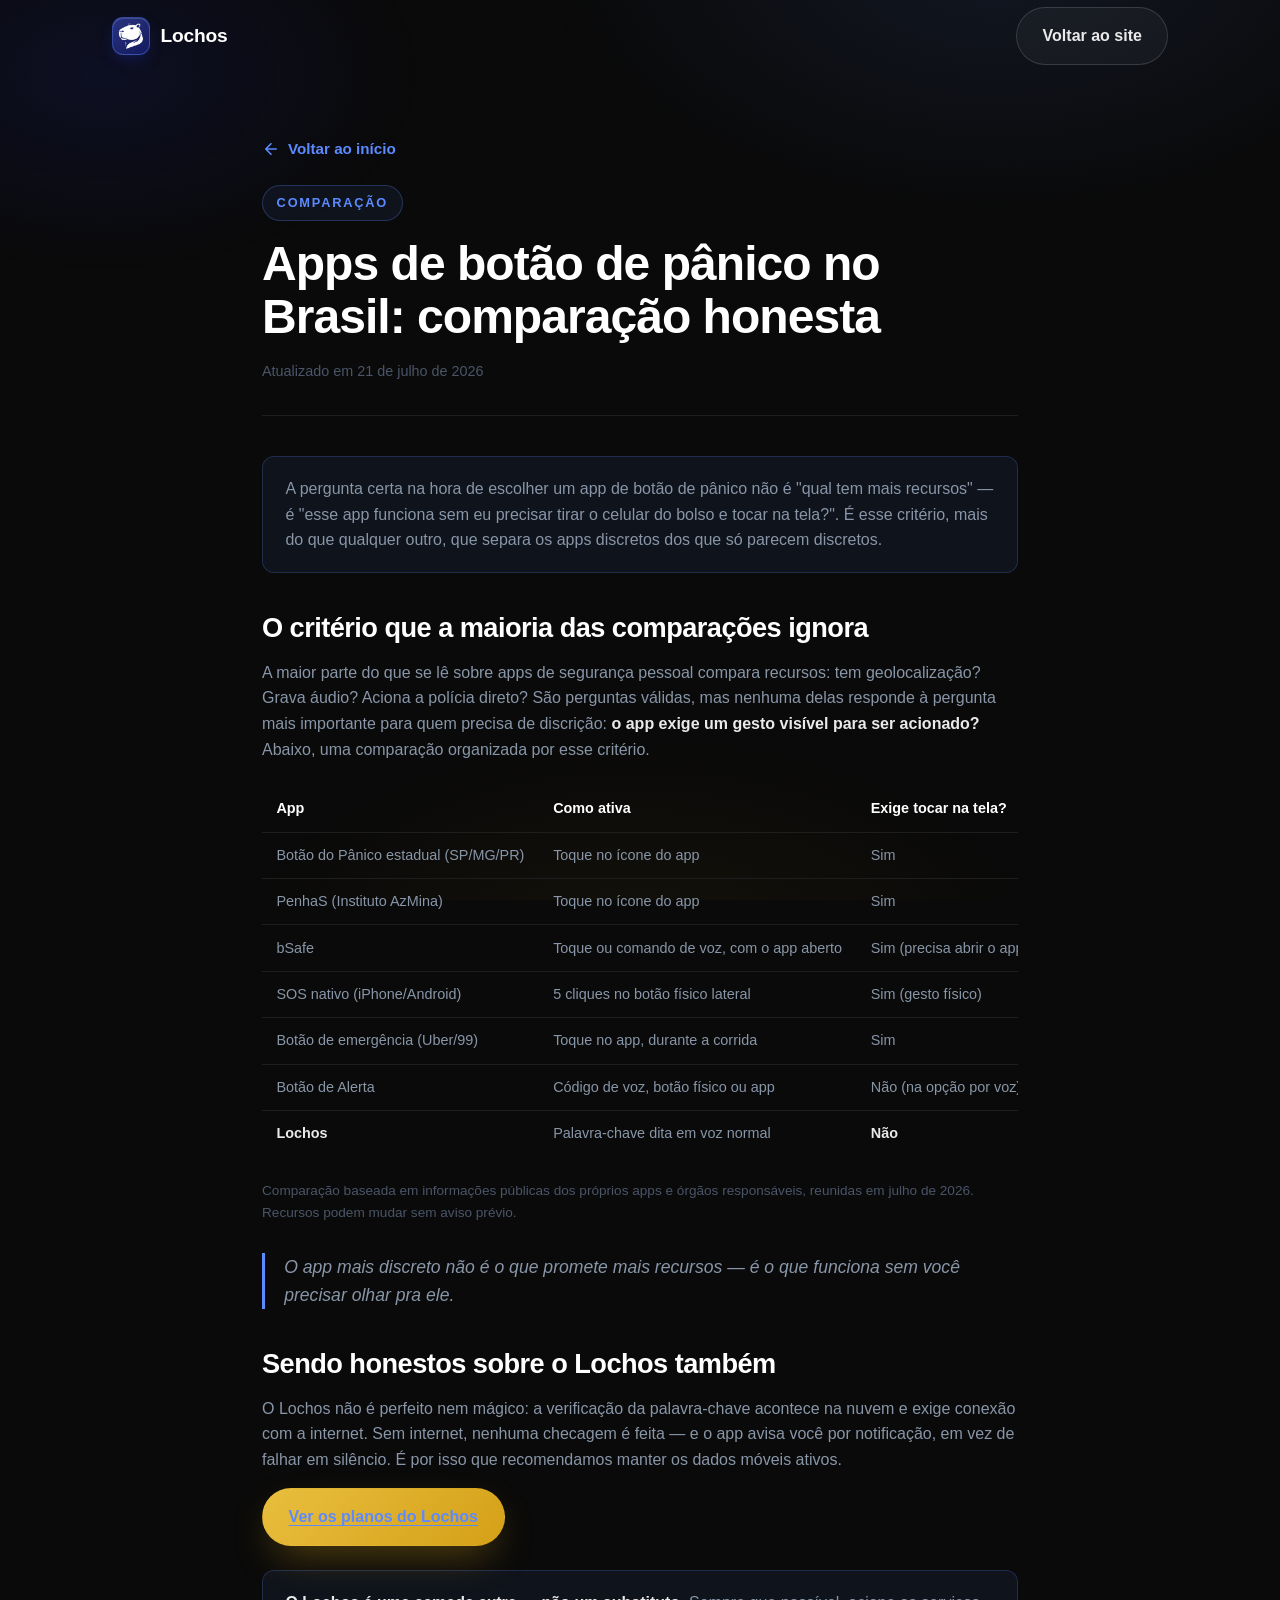
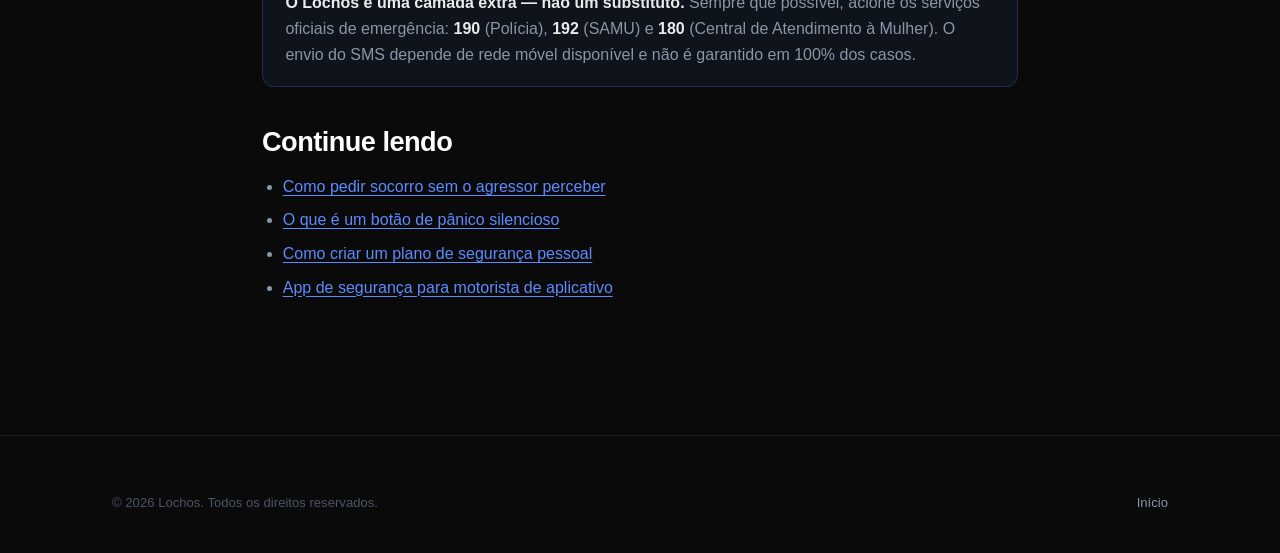
<file: apps-de-botao-de-panico-comparacao.html>
<!DOCTYPE html>
<html lang="pt-BR">
<head>
  <meta charset="UTF-8" />
  <!-- Google tag (gtag.js) -->
  <script async src="https://www.googletagmanager.com/gtag/js?id=G-3VPJLFXJB4"></script>
  <script>
    window.dataLayer = window.dataLayer || [];
    function gtag(){dataLayer.push(arguments);}
    gtag('js', new Date());
    gtag('config', 'G-3VPJLFXJB4');
  </script>
  <meta name="viewport" content="width=device-width, initial-scale=1" />
  <title>Apps de botão de pânico no Brasil: comparação honesta — Lochos</title>
  <meta name="description" content="A pergunta certa não é qual app tem mais recursos, é qual funciona sem você tirar o celular do bolso. Comparação honesta dos apps de botão de pânico disponíveis no Brasil." />
  <meta name="theme-color" content="#0A0A0A" />
  <meta name="robots" content="index, follow" />
  <link rel="canonical" href="https://lochos.com.br/apps-de-botao-de-panico-comparacao.html" />
  <link rel="icon" type="image/png" href="assets/logo-mark.png" />
  <link rel="apple-touch-icon" href="assets/logo-mark.png" />

  <meta property="og:type" content="article" />
  <meta property="og:title" content="Apps de botão de pânico no Brasil: comparação honesta" />
  <meta property="og:description" content="O app mais discreto não é o que promete mais recursos — é o que funciona sem você precisar olhar pra ele." />
  <meta property="og:image" content="assets/logo-mark.png" />
  <meta property="og:url" content="https://lochos.com.br/apps-de-botao-de-panico-comparacao.html" />
  <meta property="og:locale" content="pt_BR" />
  <meta name="twitter:card" content="summary" />

  <link rel="stylesheet" href="assets/styles.css" />
</head>
<body>

  <header class="site-header scrolled">
    <div class="wrap nav">
      <a href="index.html" class="brand" aria-label="Lochos — início">
        <span class="brand-mark"><img src="assets/capybara-white.png" alt="" width="28" height="28" /></span> Lochos
      </a>
      <a href="index.html#baixar" class="btn btn-ghost nav-cta">Voltar ao site</a>
    </div>
  </header>

  <main class="doc">
    <div class="wrap">
      <a href="index.html" class="back-link">
        <svg viewBox="0 0 24 24" width="18" height="18" fill="none" stroke="currentColor" stroke-width="2.2" aria-hidden="true"><path d="M19 12H5M12 19l-7-7 7-7" stroke-linecap="round" stroke-linejoin="round"/></svg>
        Voltar ao início
      </a>

      <div class="doc-header">
        <span class="eyebrow">Comparação</span>
        <h1>Apps de botão de pânico no Brasil: comparação honesta</h1>
        <p class="updated">Atualizado em 21 de julho de 2026</p>
      </div>

      <div class="doc-body">
        <div class="callout">
          <p>
            A pergunta certa na hora de escolher um app de botão de pânico não é "qual tem mais
            recursos" — é "esse app funciona sem eu precisar tirar o celular do bolso e tocar na
            tela?". É esse critério, mais do que qualquer outro, que separa os apps discretos dos que
            só parecem discretos.
          </p>
        </div>

        <h2>O critério que a maioria das comparações ignora</h2>
        <p>
          A maior parte do que se lê sobre apps de segurança pessoal compara recursos: tem
          geolocalização? Grava áudio? Aciona a polícia direto? São perguntas válidas, mas nenhuma
          delas responde à pergunta mais importante para quem precisa de discrição: <strong>o app
          exige um gesto visível para ser acionado?</strong> Abaixo, uma comparação organizada por esse
          critério.
        </p>

        <div class="table-wrap">
          <table>
            <thead>
              <tr>
                <th>App</th>
                <th>Como ativa</th>
                <th>Exige tocar na tela?</th>
                <th>Pra quem é</th>
              </tr>
            </thead>
            <tbody>
              <tr>
                <td>Botão do Pânico estadual (SP/MG/PR)</td>
                <td>Toque no ícone do app</td>
                <td>Sim</td>
                <td>Mulheres com medida protetiva judicial</td>
              </tr>
              <tr>
                <td>PenhaS (Instituto AzMina)</td>
                <td>Toque no ícone do app</td>
                <td>Sim</td>
                <td>Mulheres em situação de violência, em geral</td>
              </tr>
              <tr>
                <td>bSafe</td>
                <td>Toque ou comando de voz, com o app aberto</td>
                <td>Sim (precisa abrir o app antes)</td>
                <td>Público geral</td>
              </tr>
              <tr>
                <td>SOS nativo (iPhone/Android)</td>
                <td>5 cliques no botão físico lateral</td>
                <td>Sim (gesto físico)</td>
                <td>Qualquer usuário do aparelho</td>
              </tr>
              <tr>
                <td>Botão de emergência (Uber/99)</td>
                <td>Toque no app, durante a corrida</td>
                <td>Sim</td>
                <td>Passageiros e motoristas, só durante a corrida</td>
              </tr>
              <tr>
                <td>Botão de Alerta</td>
                <td>Código de voz, botão físico ou app</td>
                <td>Não (na opção por voz)</td>
                <td>Escolas, empresas e comércios — sistema pago, a partir de R$ 198</td>
              </tr>
              <tr>
                <td><strong>Lochos</strong></td>
                <td>Palavra-chave dita em voz normal</td>
                <td><strong>Não</strong></td>
                <td>Vítimas de coação e camada extra de prevenção</td>
              </tr>
            </tbody>
          </table>
        </div>
        <p style="font-size:.85rem;color:var(--hint);">
          Comparação baseada em informações públicas dos próprios apps e órgãos responsáveis, reunidas
          em julho de 2026. Recursos podem mudar sem aviso prévio.
        </p>

        <blockquote>
          <p>O app mais discreto não é o que promete mais recursos — é o que funciona sem você precisar olhar pra ele.</p>
        </blockquote>

        <h2>Sendo honestos sobre o Lochos também</h2>
        <p>
          O Lochos não é perfeito nem mágico: a verificação da palavra-chave acontece na nuvem e exige
          conexão com a internet. Sem internet, nenhuma checagem é feita — e o app avisa você por
          notificação, em vez de falhar em silêncio. É por isso que recomendamos manter os dados
          móveis ativos.
        </p>
        <p>
          <a href="index.html#planos" class="btn btn-primary">Ver os planos do Lochos</a>
        </p>

        <div class="callout">
          <p><strong>O Lochos é uma camada extra — não um substituto.</strong> Sempre que possível,
          acione os serviços oficiais de emergência: <strong>190</strong> (Polícia), <strong>192</strong>
          (SAMU) e <strong>180</strong> (Central de Atendimento à Mulher). O envio do SMS depende de
          rede móvel disponível e não é garantido em 100% dos casos.</p>
        </div>

        <h2>Continue lendo</h2>
        <ul>
          <li><a href="como-pedir-socorro-sem-o-agressor-perceber.html">Como pedir socorro sem o agressor perceber</a></li>
          <li><a href="botao-de-panico-silencioso.html">O que é um botão de pânico silencioso</a></li>
          <li><a href="plano-de-seguranca-pessoal.html">Como criar um plano de segurança pessoal</a></li>
          <li><a href="app-de-seguranca-motorista-de-aplicativo.html">App de segurança para motorista de aplicativo</a></li>
        </ul>
      </div>
    </div>
  </main>

  <footer class="site-footer">
    <div class="wrap">
      <div class="footer-bottom" style="border:0;margin:0;padding:0;">
        <span>© <span data-year>2026</span> Lochos. Todos os direitos reservados.</span>
        <span><a href="index.html" style="color:var(--text-2);">Início</a></span>
      </div>
    </div>
  </footer>

  <script src="assets/app.js" defer></script>
</body>
</html>
</file>
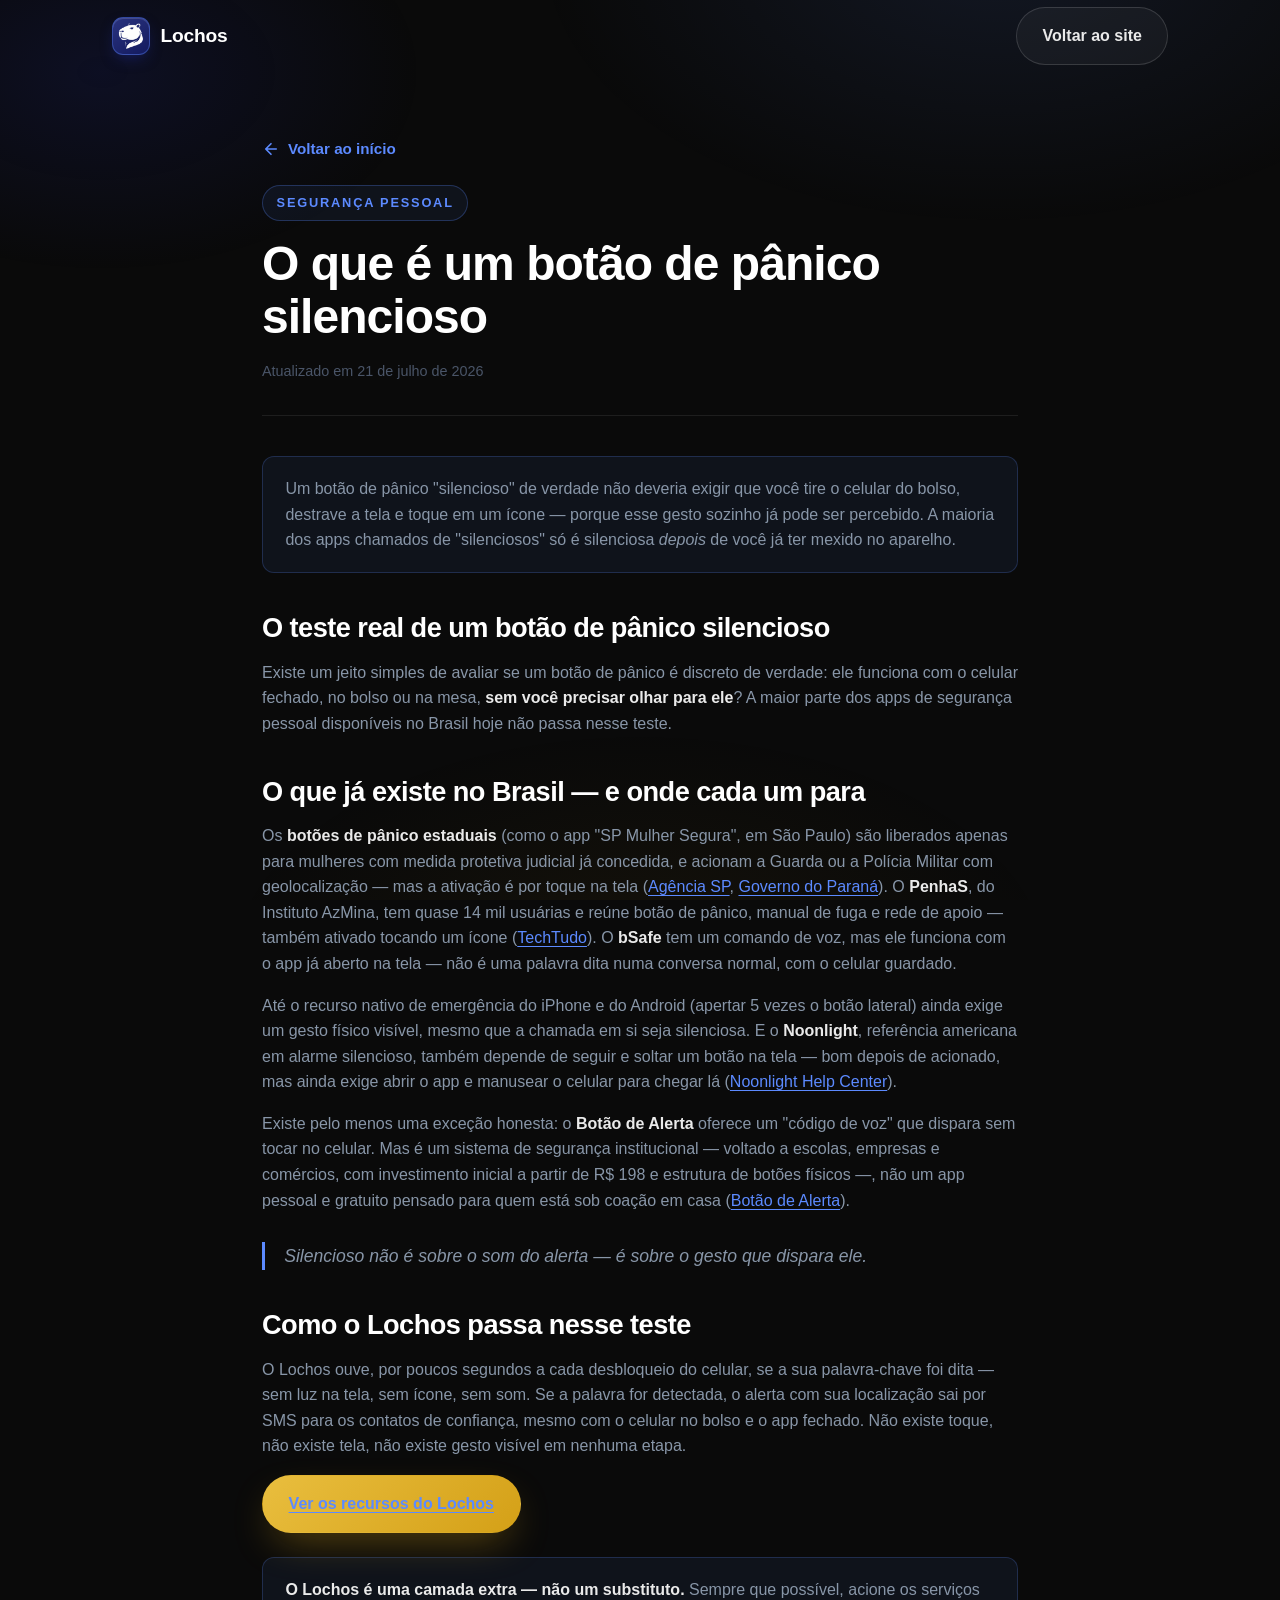
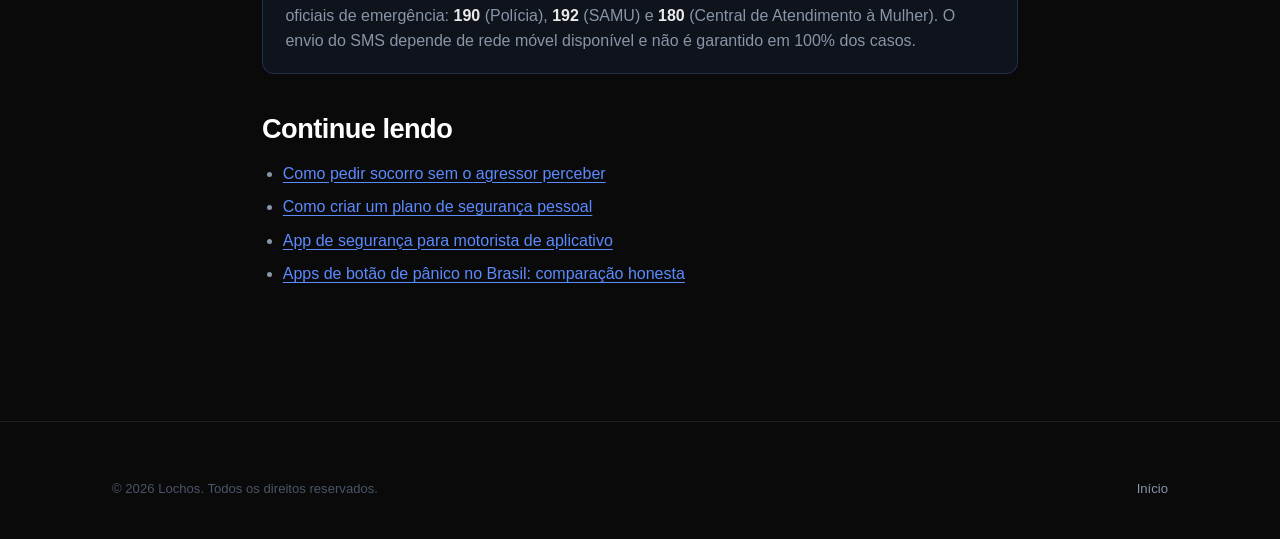
<file: botao-de-panico-silencioso.html>
<!DOCTYPE html>
<html lang="pt-BR">
<head>
  <meta charset="UTF-8" />
  <!-- Google tag (gtag.js) -->
  <script async src="https://www.googletagmanager.com/gtag/js?id=G-3VPJLFXJB4"></script>
  <script>
    window.dataLayer = window.dataLayer || [];
    function gtag(){dataLayer.push(arguments);}
    gtag('js', new Date());
    gtag('config', 'G-3VPJLFXJB4');
  </script>
  <meta name="viewport" content="width=device-width, initial-scale=1" />
  <title>O que é um botão de pânico silencioso — Lochos</title>
  <meta name="description" content="A maioria dos apps de botão de pânico só é silenciosa depois de você tocar na tela. Veja o critério real que separa um botão discreto de um que só parece discreto." />
  <meta name="theme-color" content="#0A0A0A" />
  <meta name="robots" content="index, follow" />
  <link rel="canonical" href="https://lochos.com.br/botao-de-panico-silencioso.html" />
  <link rel="icon" type="image/png" href="assets/logo-mark.png" />
  <link rel="apple-touch-icon" href="assets/logo-mark.png" />

  <meta property="og:type" content="article" />
  <meta property="og:title" content="O que é um botão de pânico silencioso" />
  <meta property="og:description" content="A maioria dos apps de botão de pânico só é silenciosa depois de você tocar na tela. Entenda o critério que realmente importa." />
  <meta property="og:image" content="assets/logo-mark.png" />
  <meta property="og:url" content="https://lochos.com.br/botao-de-panico-silencioso.html" />
  <meta property="og:locale" content="pt_BR" />
  <meta name="twitter:card" content="summary" />

  <link rel="stylesheet" href="assets/styles.css" />
</head>
<body>

  <header class="site-header scrolled">
    <div class="wrap nav">
      <a href="index.html" class="brand" aria-label="Lochos — início">
        <span class="brand-mark"><img src="assets/capybara-white.png" alt="" width="28" height="28" /></span> Lochos
      </a>
      <a href="index.html#baixar" class="btn btn-ghost nav-cta">Voltar ao site</a>
    </div>
  </header>

  <main class="doc">
    <div class="wrap">
      <a href="index.html" class="back-link">
        <svg viewBox="0 0 24 24" width="18" height="18" fill="none" stroke="currentColor" stroke-width="2.2" aria-hidden="true"><path d="M19 12H5M12 19l-7-7 7-7" stroke-linecap="round" stroke-linejoin="round"/></svg>
        Voltar ao início
      </a>

      <div class="doc-header">
        <span class="eyebrow">Segurança pessoal</span>
        <h1>O que é um botão de pânico silencioso</h1>
        <p class="updated">Atualizado em 21 de julho de 2026</p>
      </div>

      <div class="doc-body">
        <div class="callout">
          <p>
            Um botão de pânico "silencioso" de verdade não deveria exigir que você tire o celular do
            bolso, destrave a tela e toque em um ícone — porque esse gesto sozinho já pode ser
            percebido. A maioria dos apps chamados de "silenciosos" só é silenciosa <em>depois</em> de
            você já ter mexido no aparelho.
          </p>
        </div>

        <h2>O teste real de um botão de pânico silencioso</h2>
        <p>
          Existe um jeito simples de avaliar se um botão de pânico é discreto de verdade: ele funciona
          com o celular fechado, no bolso ou na mesa, <strong>sem você precisar olhar para ele</strong>?
          A maior parte dos apps de segurança pessoal disponíveis no Brasil hoje não passa nesse teste.
        </p>

        <h2>O que já existe no Brasil — e onde cada um para</h2>
        <p>
          Os <strong>botões de pânico estaduais</strong> (como o app "SP Mulher Segura", em São Paulo)
          são liberados apenas para mulheres com medida protetiva judicial já concedida, e acionam a
          Guarda ou a Polícia Militar com geolocalização — mas a ativação é por toque na tela
          (<a href="https://www.agenciasp.sp.gov.br/botao-do-panico-do-app-sp-mulher-segura/" target="_blank" rel="noopener">Agência SP</a>,
          <a href="https://www.parana.pr.gov.br/aen/Noticia/Entenda-como-funciona-o-Botao-do-Panico-Virtual-ferramenta-para-vitimas-de-violencia" target="_blank" rel="noopener">Governo do Paraná</a>).
          O <strong>PenhaS</strong>, do Instituto AzMina, tem quase 14 mil usuárias e reúne botão de
          pânico, manual de fuga e rede de apoio — também ativado tocando um ícone
          (<a href="https://www.techtudo.com.br/noticias/2024/03/penhas-conheca-aplicativo-que-ajuda-mulheres-em-situacao-de-violencia-edapps.ghtml" target="_blank" rel="noopener">TechTudo</a>).
          O <strong>bSafe</strong> tem um comando de voz, mas ele funciona com o app já aberto na
          tela — não é uma palavra dita numa conversa normal, com o celular guardado.
        </p>
        <p>
          Até o recurso nativo de emergência do iPhone e do Android (apertar 5 vezes o botão lateral)
          ainda exige um gesto físico visível, mesmo que a chamada em si seja silenciosa. E o
          <strong>Noonlight</strong>, referência americana em alarme silencioso, também depende de
          seguir e soltar um botão na tela — bom depois de acionado, mas ainda exige abrir o app e
          manusear o celular para chegar lá
          (<a href="https://help.noonlight.com/en/articles/2114600-how-does-the-button-work" target="_blank" rel="noopener">Noonlight Help Center</a>).
        </p>
        <p>
          Existe pelo menos uma exceção honesta: o <strong>Botão de Alerta</strong> oferece um "código
          de voz" que dispara sem tocar no celular. Mas é um sistema de segurança institucional — voltado
          a escolas, empresas e comércios, com investimento inicial a partir de R$ 198 e estrutura de
          botões físicos —, não um app pessoal e gratuito pensado para quem está sob coação em casa
          (<a href="https://botaodealerta.com.br/" target="_blank" rel="noopener">Botão de Alerta</a>).
        </p>

        <blockquote>
          <p>Silencioso não é sobre o som do alerta — é sobre o gesto que dispara ele.</p>
        </blockquote>

        <h2>Como o Lochos passa nesse teste</h2>
        <p>
          O Lochos ouve, por poucos segundos a cada desbloqueio do celular, se a sua palavra-chave foi
          dita — sem luz na tela, sem ícone, sem som. Se a palavra for detectada, o alerta com sua
          localização sai por SMS para os contatos de confiança, mesmo com o celular no bolso e o app
          fechado. Não existe toque, não existe tela, não existe gesto visível em nenhuma etapa.
        </p>
        <p>
          <a href="index.html#recursos" class="btn btn-primary">Ver os recursos do Lochos</a>
        </p>

        <div class="callout">
          <p><strong>O Lochos é uma camada extra — não um substituto.</strong> Sempre que possível,
          acione os serviços oficiais de emergência: <strong>190</strong> (Polícia), <strong>192</strong>
          (SAMU) e <strong>180</strong> (Central de Atendimento à Mulher). O envio do SMS depende de
          rede móvel disponível e não é garantido em 100% dos casos.</p>
        </div>

        <h2>Continue lendo</h2>
        <ul>
          <li><a href="como-pedir-socorro-sem-o-agressor-perceber.html">Como pedir socorro sem o agressor perceber</a></li>
          <li><a href="plano-de-seguranca-pessoal.html">Como criar um plano de segurança pessoal</a></li>
          <li><a href="app-de-seguranca-motorista-de-aplicativo.html">App de segurança para motorista de aplicativo</a></li>
          <li><a href="apps-de-botao-de-panico-comparacao.html">Apps de botão de pânico no Brasil: comparação honesta</a></li>
        </ul>
      </div>
    </div>
  </main>

  <footer class="site-footer">
    <div class="wrap">
      <div class="footer-bottom" style="border:0;margin:0;padding:0;">
        <span>© <span data-year>2026</span> Lochos. Todos os direitos reservados.</span>
        <span><a href="index.html" style="color:var(--text-2);">Início</a></span>
      </div>
    </div>
  </footer>

  <script src="assets/app.js" defer></script>
</body>
</html>
</file>
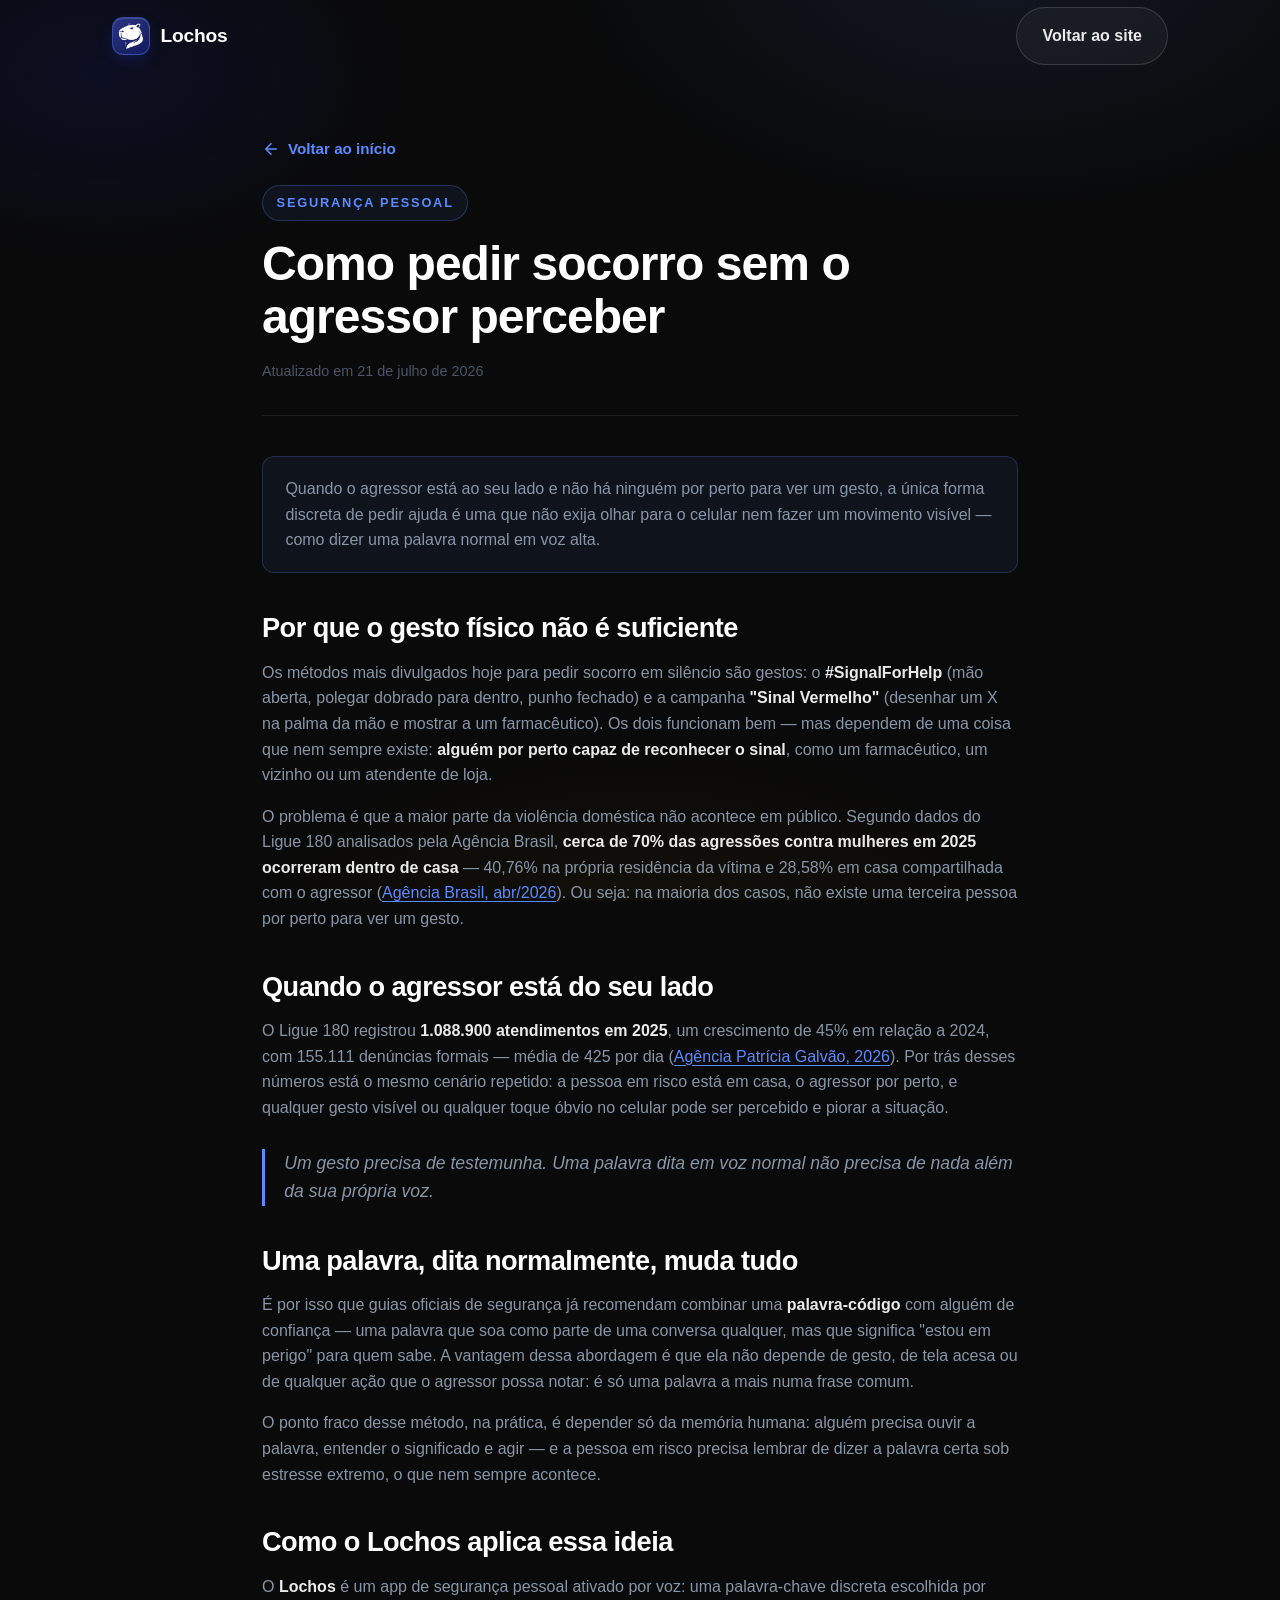
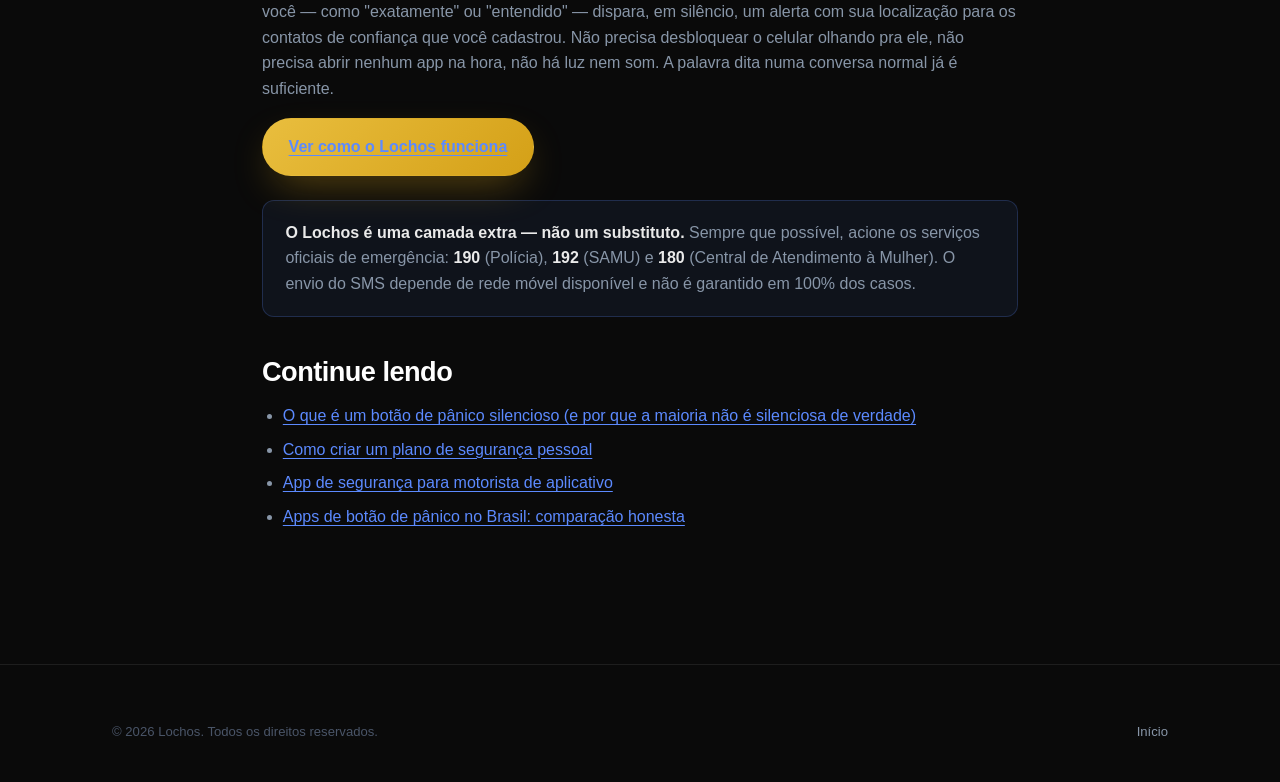
<file: como-pedir-socorro-sem-o-agressor-perceber.html>
<!DOCTYPE html>
<html lang="pt-BR">
<head>
  <meta charset="UTF-8" />
  <!-- Google tag (gtag.js) -->
  <script async src="https://www.googletagmanager.com/gtag/js?id=G-3VPJLFXJB4"></script>
  <script>
    window.dataLayer = window.dataLayer || [];
    function gtag(){dataLayer.push(arguments);}
    gtag('js', new Date());
    gtag('config', 'G-3VPJLFXJB4');
  </script>
  <meta name="viewport" content="width=device-width, initial-scale=1" />
  <title>Como pedir socorro sem o agressor perceber — Lochos</title>
  <meta name="description" content="Gestos de socorro exigem uma testemunha por perto. Quando o agressor está dentro de casa, ao seu lado, uma palavra dita em voz normal é o único pedido de ajuda que ninguém percebe." />
  <meta name="theme-color" content="#0A0A0A" />
  <meta name="robots" content="index, follow" />
  <link rel="canonical" href="https://lochos.com.br/como-pedir-socorro-sem-o-agressor-perceber.html" />
  <link rel="icon" type="image/png" href="assets/logo-mark.png" />
  <link rel="apple-touch-icon" href="assets/logo-mark.png" />

  <meta property="og:type" content="article" />
  <meta property="og:title" content="Como pedir socorro sem o agressor perceber" />
  <meta property="og:description" content="Quando não há testemunha por perto, o gesto não funciona. Veja por que uma palavra dita em voz normal é a forma mais discreta de pedir ajuda." />
  <meta property="og:image" content="assets/logo-mark.png" />
  <meta property="og:url" content="https://lochos.com.br/como-pedir-socorro-sem-o-agressor-perceber.html" />
  <meta property="og:locale" content="pt_BR" />
  <meta name="twitter:card" content="summary" />

  <link rel="stylesheet" href="assets/styles.css" />
</head>
<body>

  <header class="site-header scrolled">
    <div class="wrap nav">
      <a href="index.html" class="brand" aria-label="Lochos — início">
        <span class="brand-mark"><img src="assets/capybara-white.png" alt="" width="28" height="28" /></span> Lochos
      </a>
      <a href="index.html#baixar" class="btn btn-ghost nav-cta">Voltar ao site</a>
    </div>
  </header>

  <main class="doc">
    <div class="wrap">
      <a href="index.html" class="back-link">
        <svg viewBox="0 0 24 24" width="18" height="18" fill="none" stroke="currentColor" stroke-width="2.2" aria-hidden="true"><path d="M19 12H5M12 19l-7-7 7-7" stroke-linecap="round" stroke-linejoin="round"/></svg>
        Voltar ao início
      </a>

      <div class="doc-header">
        <span class="eyebrow">Segurança pessoal</span>
        <h1>Como pedir socorro sem o agressor perceber</h1>
        <p class="updated">Atualizado em 21 de julho de 2026</p>
      </div>

      <div class="doc-body">
        <div class="callout">
          <p>
            Quando o agressor está ao seu lado e não há ninguém por perto para ver um gesto, a única
            forma discreta de pedir ajuda é uma que não exija olhar para o celular nem fazer um
            movimento visível — como dizer uma palavra normal em voz alta.
          </p>
        </div>

        <h2>Por que o gesto físico não é suficiente</h2>
        <p>
          Os métodos mais divulgados hoje para pedir socorro em silêncio são gestos: o
          <strong>#SignalForHelp</strong> (mão aberta, polegar dobrado para dentro, punho fechado) e a
          campanha <strong>"Sinal Vermelho"</strong> (desenhar um X na palma da mão e mostrar a um
          farmacêutico). Os dois funcionam bem — mas dependem de uma coisa que nem sempre existe:
          <strong>alguém por perto capaz de reconhecer o sinal</strong>, como um farmacêutico, um
          vizinho ou um atendente de loja.
        </p>
        <p>
          O problema é que a maior parte da violência doméstica não acontece em público. Segundo dados
          do Ligue 180 analisados pela Agência Brasil, <strong>cerca de 70% das agressões contra
          mulheres em 2025 ocorreram dentro de casa</strong> — 40,76% na própria residência da vítima e
          28,58% em casa compartilhada com o agressor
          (<a href="https://agenciabrasil.ebc.com.br/direitos-humanos/noticia/2026-04/em-2025-70-das-agressoes-contra-mulheres-ocorreram-dentro-de-casa" target="_blank" rel="noopener">Agência Brasil, abr/2026</a>).
          Ou seja: na maioria dos casos, não existe uma terceira pessoa por perto para ver um gesto.
        </p>

        <h2>Quando o agressor está do seu lado</h2>
        <p>
          O Ligue 180 registrou <strong>1.088.900 atendimentos em 2025</strong>, um crescimento de 45%
          em relação a 2024, com 155.111 denúncias formais — média de 425 por dia
          (<a href="https://agenciapatriciagalvao.org.br/violencia/ligue-180-registra-alta-de-45-nos-atendimentos-em-2025-indice-segue-crescendo-em-2026/" target="_blank" rel="noopener">Agência Patrícia Galvão, 2026</a>).
          Por trás desses números está o mesmo cenário repetido: a pessoa em risco está em casa, o
          agressor por perto, e qualquer gesto visível ou qualquer toque óbvio no celular pode ser
          percebido e piorar a situação.
        </p>

        <blockquote>
          <p>Um gesto precisa de testemunha. Uma palavra dita em voz normal não precisa de nada além da sua própria voz.</p>
        </blockquote>

        <h2>Uma palavra, dita normalmente, muda tudo</h2>
        <p>
          É por isso que guias oficiais de segurança já recomendam combinar uma <strong>palavra-código</strong>
          com alguém de confiança — uma palavra que soa como parte de uma conversa qualquer, mas que
          significa "estou em perigo" para quem sabe. A vantagem dessa abordagem é que ela não depende
          de gesto, de tela acesa ou de qualquer ação que o agressor possa notar: é só uma palavra a
          mais numa frase comum.
        </p>
        <p>
          O ponto fraco desse método, na prática, é depender só da memória humana: alguém precisa
          ouvir a palavra, entender o significado e agir — e a pessoa em risco precisa lembrar de
          dizer a palavra certa sob estresse extremo, o que nem sempre acontece.
        </p>

        <h2>Como o Lochos aplica essa ideia</h2>
        <p>
          O <strong>Lochos</strong> é um app de segurança pessoal ativado por voz: uma palavra-chave
          discreta escolhida por você — como "exatamente" ou "entendido" — dispara, em silêncio, um
          alerta com sua localização para os contatos de confiança que você cadastrou. Não precisa
          desbloquear o celular olhando pra ele, não precisa abrir nenhum app na hora, não há luz nem
          som. A palavra dita numa conversa normal já é suficiente.
        </p>
        <p>
          <a href="index.html#como-funciona" class="btn btn-primary">Ver como o Lochos funciona</a>
        </p>

        <div class="callout">
          <p><strong>O Lochos é uma camada extra — não um substituto.</strong> Sempre que possível,
          acione os serviços oficiais de emergência: <strong>190</strong> (Polícia), <strong>192</strong>
          (SAMU) e <strong>180</strong> (Central de Atendimento à Mulher). O envio do SMS depende de
          rede móvel disponível e não é garantido em 100% dos casos.</p>
        </div>

        <h2>Continue lendo</h2>
        <ul>
          <li><a href="botao-de-panico-silencioso.html">O que é um botão de pânico silencioso (e por que a maioria não é silenciosa de verdade)</a></li>
          <li><a href="plano-de-seguranca-pessoal.html">Como criar um plano de segurança pessoal</a></li>
          <li><a href="app-de-seguranca-motorista-de-aplicativo.html">App de segurança para motorista de aplicativo</a></li>
          <li><a href="apps-de-botao-de-panico-comparacao.html">Apps de botão de pânico no Brasil: comparação honesta</a></li>
        </ul>
      </div>
    </div>
  </main>

  <footer class="site-footer">
    <div class="wrap">
      <div class="footer-bottom" style="border:0;margin:0;padding:0;">
        <span>© <span data-year>2026</span> Lochos. Todos os direitos reservados.</span>
        <span><a href="index.html" style="color:var(--text-2);">Início</a></span>
      </div>
    </div>
  </footer>

  <script src="assets/app.js" defer></script>
</body>
</html>
</file>
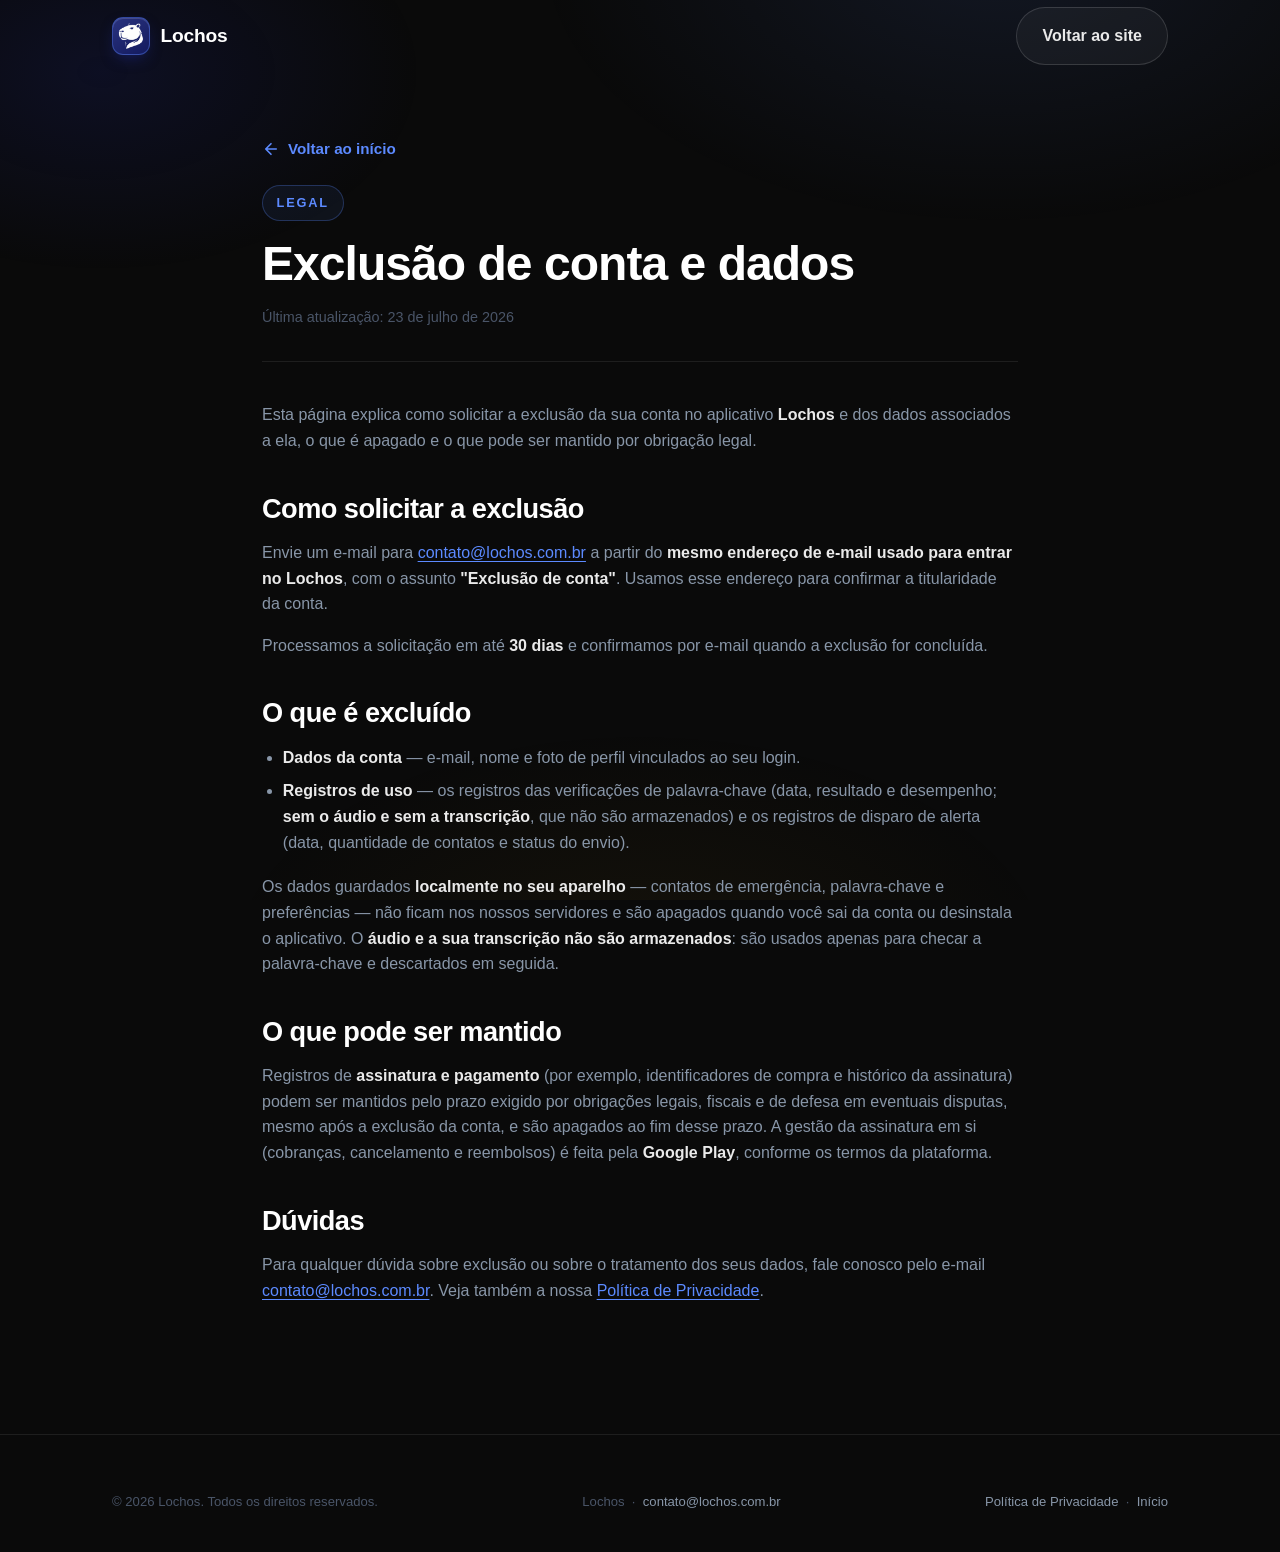
<file: exclusao-de-conta.html>
<!DOCTYPE html>
<html lang="pt-BR">
<head>
  <meta charset="UTF-8" />
  <!-- Google tag (gtag.js) -->
  <script async src="https://www.googletagmanager.com/gtag/js?id=G-3VPJLFXJB4"></script>
  <script>
    window.dataLayer = window.dataLayer || [];
    function gtag(){dataLayer.push(arguments);}
    gtag('js', new Date());
    gtag('config', 'G-3VPJLFXJB4');
  </script>
  <meta name="viewport" content="width=device-width, initial-scale=1" />
  <title>Exclusão de conta e dados — Lochos</title>
  <meta name="description" content="Como solicitar a exclusão da sua conta Lochos e dos dados associados, o que é apagado e o que é mantido por obrigação legal." />
  <meta name="theme-color" content="#0A0A0A" />
  <meta name="robots" content="index, follow" />
  <link rel="canonical" href="https://lochos.com.br/exclusao-de-conta.html" />
  <link rel="icon" type="image/png" href="assets/logo-mark.png" />
  <link rel="apple-touch-icon" href="assets/logo-mark.png" />
  <link rel="stylesheet" href="assets/styles.css" />
</head>
<body>

  <header class="site-header scrolled">
    <div class="wrap nav">
      <a href="index.html" class="brand" aria-label="Lochos — início">
        <span class="brand-mark"><img src="assets/capybara-white.png" alt="" width="28" height="28" /></span> Lochos
      </a>
      <a href="index.html" class="btn btn-ghost nav-cta">Voltar ao site</a>
    </div>
  </header>

  <main class="doc">
    <div class="wrap">
      <a href="index.html" class="back-link">
        <svg viewBox="0 0 24 24" width="18" height="18" fill="none" stroke="currentColor" stroke-width="2.2" aria-hidden="true"><path d="M19 12H5M12 19l-7-7 7-7" stroke-linecap="round" stroke-linejoin="round"/></svg>
        Voltar ao início
      </a>

      <div class="doc-header">
        <span class="eyebrow">Legal</span>
        <h1>Exclusão de conta e dados</h1>
        <p class="updated">Última atualização: 23 de julho de 2026</p>
      </div>

      <div class="doc-body">
        <p>
          Esta página explica como solicitar a exclusão da sua conta no aplicativo <strong>Lochos</strong>
          e dos dados associados a ela, o que é apagado e o que pode ser mantido por obrigação legal.
        </p>

        <h2>Como solicitar a exclusão</h2>
        <p>
          Envie um e-mail para <a href="mailto:contato@lochos.com.br">contato@lochos.com.br</a> a partir
          do <strong>mesmo endereço de e-mail usado para entrar no Lochos</strong>, com o assunto
          <strong>"Exclusão de conta"</strong>. Usamos esse endereço para confirmar a titularidade da conta.
        </p>
        <p>
          Processamos a solicitação em até <strong>30 dias</strong> e confirmamos por e-mail quando a
          exclusão for concluída.
        </p>

        <h2>O que é excluído</h2>
        <ul>
          <li><strong>Dados da conta</strong> — e-mail, nome e foto de perfil vinculados ao seu login.</li>
          <li><strong>Registros de uso</strong> — os registros das verificações de palavra-chave
          (data, resultado e desempenho; <strong>sem o áudio e sem a transcrição</strong>, que não
          são armazenados) e os registros de disparo de alerta (data, quantidade de contatos e
          status do envio).</li>
        </ul>
        <p>
          Os dados guardados <strong>localmente no seu aparelho</strong> — contatos de emergência,
          palavra-chave e preferências — não ficam nos nossos servidores e são apagados quando você
          sai da conta ou desinstala o aplicativo. O <strong>áudio e a sua transcrição não são
          armazenados</strong>: são usados apenas para checar a palavra-chave e descartados em seguida.
        </p>

        <h2>O que pode ser mantido</h2>
        <p>
          Registros de <strong>assinatura e pagamento</strong> (por exemplo, identificadores de compra e
          histórico da assinatura) podem ser mantidos pelo prazo exigido por obrigações legais, fiscais
          e de defesa em eventuais disputas, mesmo após a exclusão da conta, e são apagados ao fim desse
          prazo. A gestão da assinatura em si (cobranças, cancelamento e reembolsos) é feita pela
          <strong>Google Play</strong>, conforme os termos da plataforma.
        </p>

        <h2>Dúvidas</h2>
        <p>
          Para qualquer dúvida sobre exclusão ou sobre o tratamento dos seus dados, fale conosco pelo
          e-mail <a href="mailto:contato@lochos.com.br">contato@lochos.com.br</a>. Veja também a nossa
          <a href="privacidade.html">Política de Privacidade</a>.
        </p>
      </div>
    </div>
  </main>

  <footer class="site-footer">
    <div class="wrap">
      <div class="footer-bottom" style="border:0;margin:0;padding:0;">
        <span>© <span data-year>2026</span> Lochos. Todos os direitos reservados.</span>
        <span>Lochos &nbsp;·&nbsp; <a href="mailto:contato@lochos.com.br" style="color:var(--text-2);">contato@lochos.com.br</a></span>
        <span><a href="privacidade.html" style="color:var(--text-2);">Política de Privacidade</a> &nbsp;·&nbsp; <a href="index.html" style="color:var(--text-2);">Início</a></span>
      </div>
    </div>
  </footer>

  <script src="assets/app.js" defer></script>
</body>
</html>
</file>
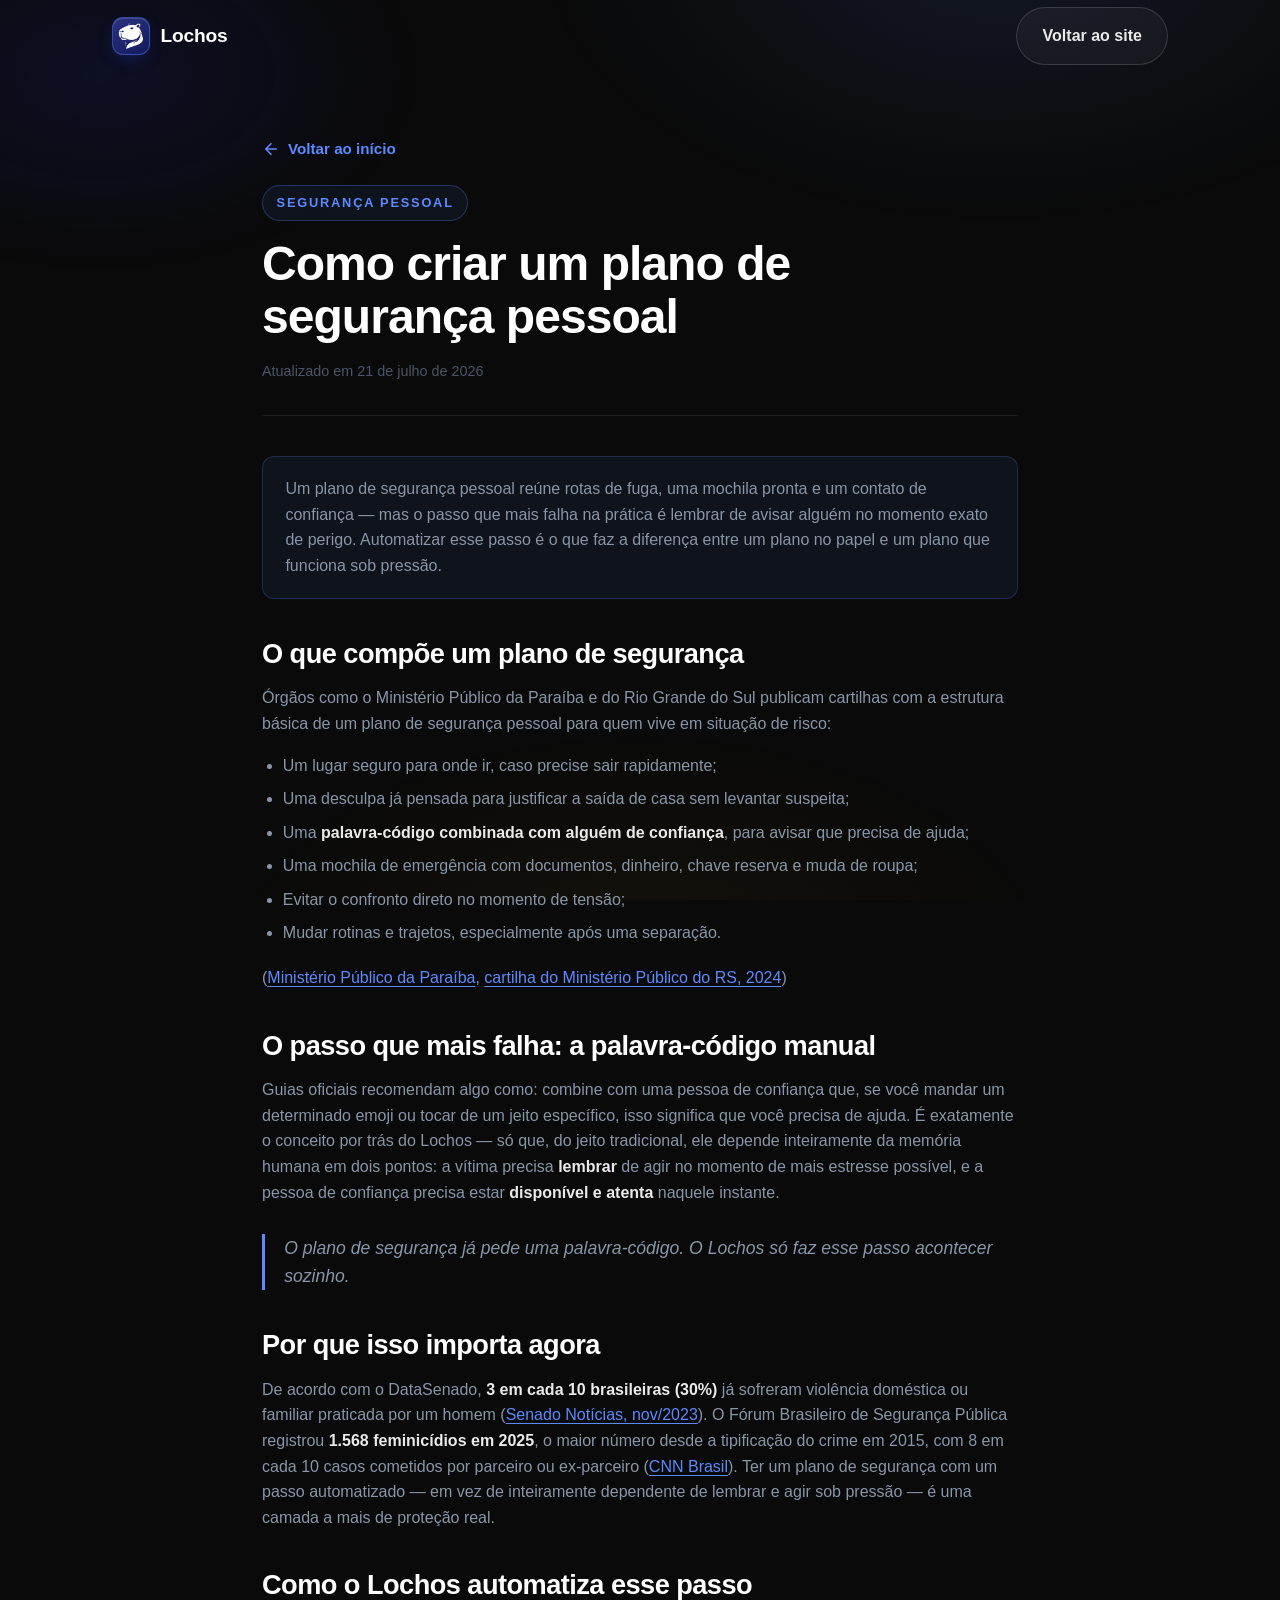
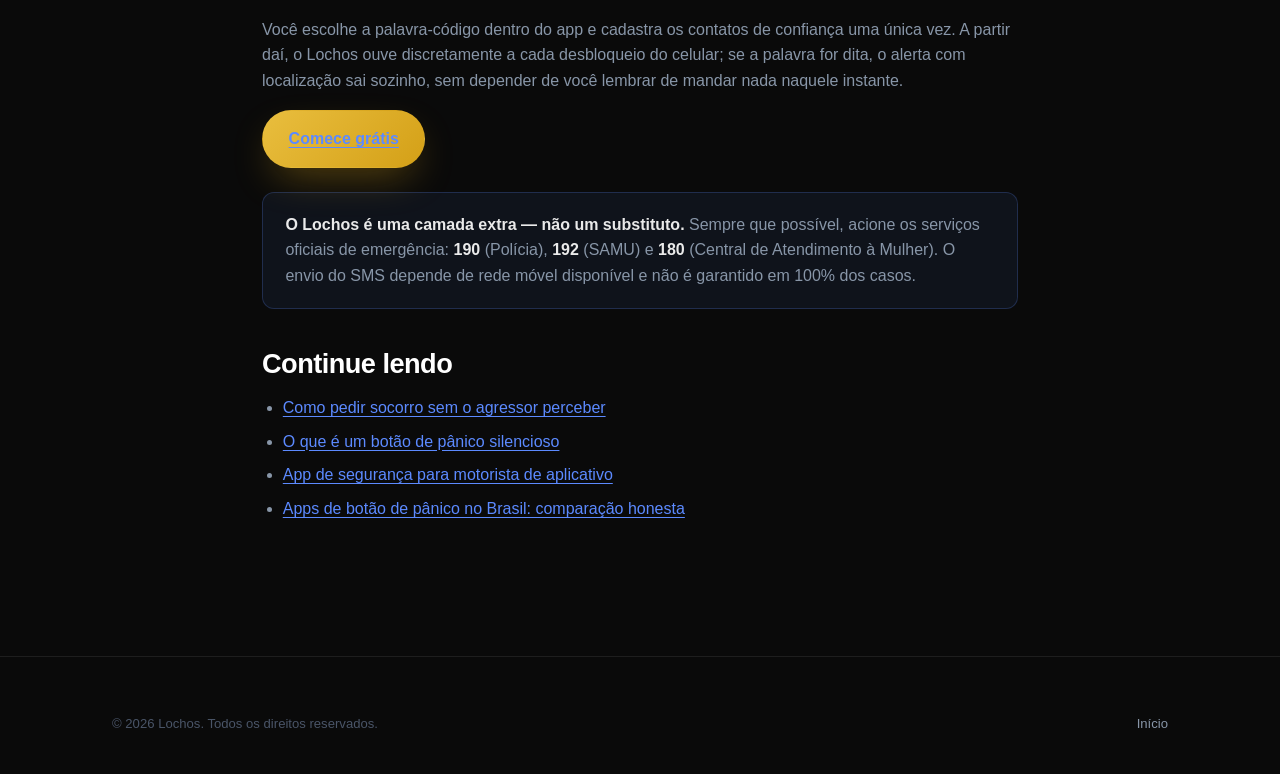
<file: plano-de-seguranca-pessoal.html>
<!DOCTYPE html>
<html lang="pt-BR">
<head>
  <meta charset="UTF-8" />
  <!-- Google tag (gtag.js) -->
  <script async src="https://www.googletagmanager.com/gtag/js?id=G-3VPJLFXJB4"></script>
  <script>
    window.dataLayer = window.dataLayer || [];
    function gtag(){dataLayer.push(arguments);}
    gtag('js', new Date());
    gtag('config', 'G-3VPJLFXJB4');
  </script>
  <meta name="viewport" content="width=device-width, initial-scale=1" />
  <title>Como criar um plano de segurança pessoal — Lochos</title>
  <meta name="description" content="Rota de fuga, mochila pronta e uma palavra-código combinada — mas o passo que mais falha é lembrar de avisar alguém no momento exato de perigo. Veja como automatizar isso." />
  <meta name="theme-color" content="#0A0A0A" />
  <meta name="robots" content="index, follow" />
  <link rel="canonical" href="https://lochos.com.br/plano-de-seguranca-pessoal.html" />
  <link rel="icon" type="image/png" href="assets/logo-mark.png" />
  <link rel="apple-touch-icon" href="assets/logo-mark.png" />

  <meta property="og:type" content="article" />
  <meta property="og:title" content="Como criar um plano de segurança pessoal" />
  <meta property="og:description" content="O passo que mais falha em um plano de segurança é lembrar de avisar alguém no momento exato de perigo. Veja como automatizar isso." />
  <meta property="og:image" content="assets/logo-mark.png" />
  <meta property="og:url" content="https://lochos.com.br/plano-de-seguranca-pessoal.html" />
  <meta property="og:locale" content="pt_BR" />
  <meta name="twitter:card" content="summary" />

  <link rel="stylesheet" href="assets/styles.css" />
</head>
<body>

  <header class="site-header scrolled">
    <div class="wrap nav">
      <a href="index.html" class="brand" aria-label="Lochos — início">
        <span class="brand-mark"><img src="assets/capybara-white.png" alt="" width="28" height="28" /></span> Lochos
      </a>
      <a href="index.html#baixar" class="btn btn-ghost nav-cta">Voltar ao site</a>
    </div>
  </header>

  <main class="doc">
    <div class="wrap">
      <a href="index.html" class="back-link">
        <svg viewBox="0 0 24 24" width="18" height="18" fill="none" stroke="currentColor" stroke-width="2.2" aria-hidden="true"><path d="M19 12H5M12 19l-7-7 7-7" stroke-linecap="round" stroke-linejoin="round"/></svg>
        Voltar ao início
      </a>

      <div class="doc-header">
        <span class="eyebrow">Segurança pessoal</span>
        <h1>Como criar um plano de segurança pessoal</h1>
        <p class="updated">Atualizado em 21 de julho de 2026</p>
      </div>

      <div class="doc-body">
        <div class="callout">
          <p>
            Um plano de segurança pessoal reúne rotas de fuga, uma mochila pronta e um contato de
            confiança — mas o passo que mais falha na prática é lembrar de avisar alguém no momento
            exato de perigo. Automatizar esse passo é o que faz a diferença entre um plano no papel e
            um plano que funciona sob pressão.
          </p>
        </div>

        <h2>O que compõe um plano de segurança</h2>
        <p>
          Órgãos como o Ministério Público da Paraíba e do Rio Grande do Sul publicam cartilhas com a
          estrutura básica de um plano de segurança pessoal para quem vive em situação de risco:
        </p>
        <ul>
          <li>Um lugar seguro para onde ir, caso precise sair rapidamente;</li>
          <li>Uma desculpa já pensada para justificar a saída de casa sem levantar suspeita;</li>
          <li>Uma <strong>palavra-código combinada com alguém de confiança</strong>, para avisar que precisa de ajuda;</li>
          <li>Uma mochila de emergência com documentos, dinheiro, chave reserva e muda de roupa;</li>
          <li>Evitar o confronto direto no momento de tensão;</li>
          <li>Mudar rotinas e trajetos, especialmente após uma separação.</li>
        </ul>
        <p>
          (<a href="https://www.mppb.mp.br/index.php/pt/comunicacao/noticias/45-mulher/26378-mppb-lanca-plano-de-seguranca-para-mulheres-vitimas-de-violencia-domestica" target="_blank" rel="noopener">Ministério Público da Paraíba</a>,
          <a href="https://www.mprs.mp.br/media/areas/dirhum/arquivos/cartilhaplanosegurancavdvd_2024.pdf" target="_blank" rel="noopener">cartilha do Ministério Público do RS, 2024</a>)
        </p>

        <h2>O passo que mais falha: a palavra-código manual</h2>
        <p>
          Guias oficiais recomendam algo como: combine com uma pessoa de confiança que, se você mandar
          um determinado emoji ou tocar de um jeito específico, isso significa que você precisa de
          ajuda. É exatamente o conceito por trás do Lochos — só que, do jeito tradicional, ele depende
          inteiramente da memória humana em dois pontos: a vítima precisa <strong>lembrar</strong> de
          agir no momento de mais estresse possível, e a pessoa de confiança precisa estar
          <strong>disponível e atenta</strong> naquele instante.
        </p>

        <blockquote>
          <p>O plano de segurança já pede uma palavra-código. O Lochos só faz esse passo acontecer sozinho.</p>
        </blockquote>

        <h2>Por que isso importa agora</h2>
        <p>
          De acordo com o DataSenado, <strong>3 em cada 10 brasileiras (30%)</strong> já sofreram
          violência doméstica ou familiar praticada por um homem
          (<a href="https://www12.senado.leg.br/noticias/materias/2023/11/21/datasenado-aponta-que-3-a-cada-10-brasileiras-ja-sofreram-violencia-domestica" target="_blank" rel="noopener">Senado Notícias, nov/2023</a>).
          O Fórum Brasileiro de Segurança Pública registrou <strong>1.568 feminicídios em 2025</strong>,
          o maior número desde a tipificação do crime em 2015, com 8 em cada 10 casos cometidos por
          parceiro ou ex-parceiro
          (<a href="https://www.cnnbrasil.com.br/nacional/brasil/brasil-tem-maior-numero-de-feminicidios-dos-ultimos-10-anos-diz-pesquisa/" target="_blank" rel="noopener">CNN Brasil</a>).
          Ter um plano de segurança com um passo automatizado — em vez de inteiramente dependente de
          lembrar e agir sob pressão — é uma camada a mais de proteção real.
        </p>

        <h2>Como o Lochos automatiza esse passo</h2>
        <p>
          Você escolhe a palavra-código dentro do app e cadastra os contatos de confiança uma única
          vez. A partir daí, o Lochos ouve discretamente a cada desbloqueio do celular; se a palavra for
          dita, o alerta com localização sai sozinho, sem depender de você lembrar de mandar nada
          naquele instante.
        </p>
        <p>
          <a href="index.html#baixar" class="btn btn-primary">Comece grátis</a>
        </p>

        <div class="callout">
          <p><strong>O Lochos é uma camada extra — não um substituto.</strong> Sempre que possível,
          acione os serviços oficiais de emergência: <strong>190</strong> (Polícia), <strong>192</strong>
          (SAMU) e <strong>180</strong> (Central de Atendimento à Mulher). O envio do SMS depende de
          rede móvel disponível e não é garantido em 100% dos casos.</p>
        </div>

        <h2>Continue lendo</h2>
        <ul>
          <li><a href="como-pedir-socorro-sem-o-agressor-perceber.html">Como pedir socorro sem o agressor perceber</a></li>
          <li><a href="botao-de-panico-silencioso.html">O que é um botão de pânico silencioso</a></li>
          <li><a href="app-de-seguranca-motorista-de-aplicativo.html">App de segurança para motorista de aplicativo</a></li>
          <li><a href="apps-de-botao-de-panico-comparacao.html">Apps de botão de pânico no Brasil: comparação honesta</a></li>
        </ul>
      </div>
    </div>
  </main>

  <footer class="site-footer">
    <div class="wrap">
      <div class="footer-bottom" style="border:0;margin:0;padding:0;">
        <span>© <span data-year>2026</span> Lochos. Todos os direitos reservados.</span>
        <span><a href="index.html" style="color:var(--text-2);">Início</a></span>
      </div>
    </div>
  </footer>

  <script src="assets/app.js" defer></script>
</body>
</html>
</file>
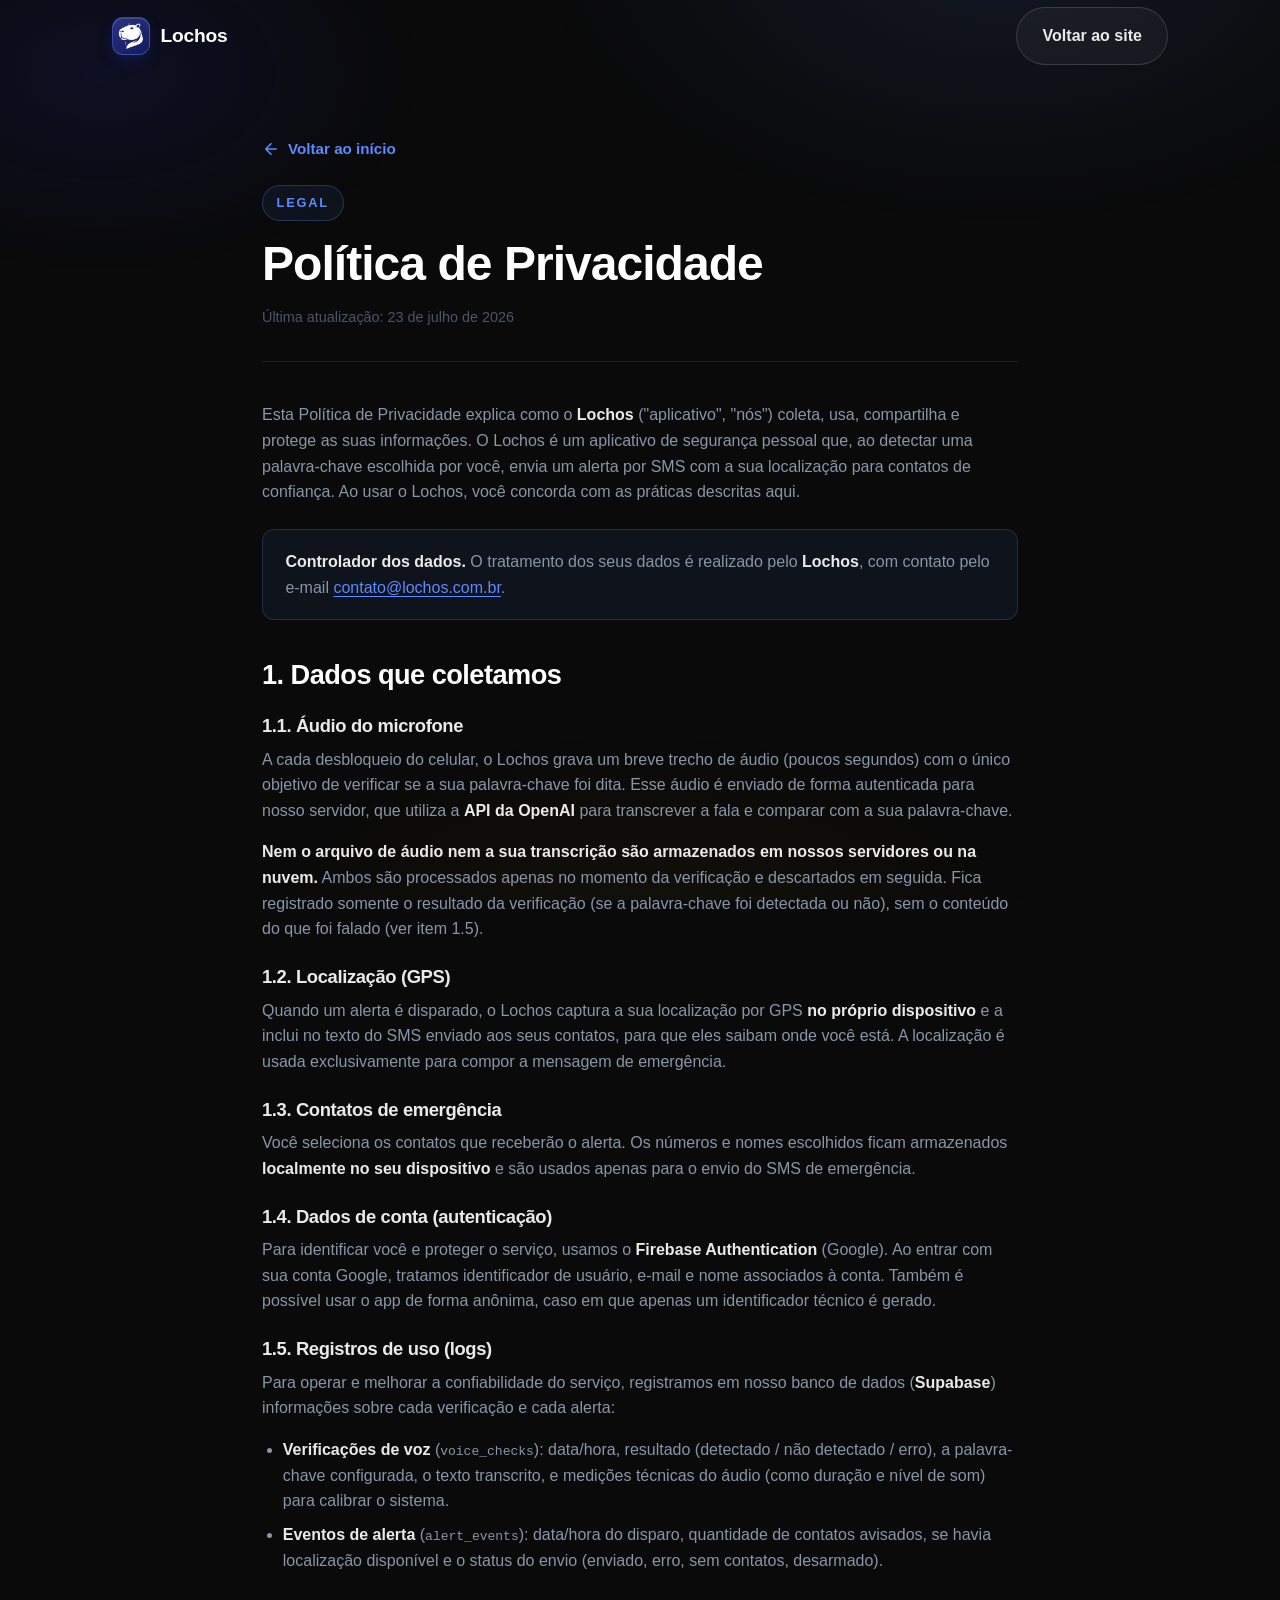
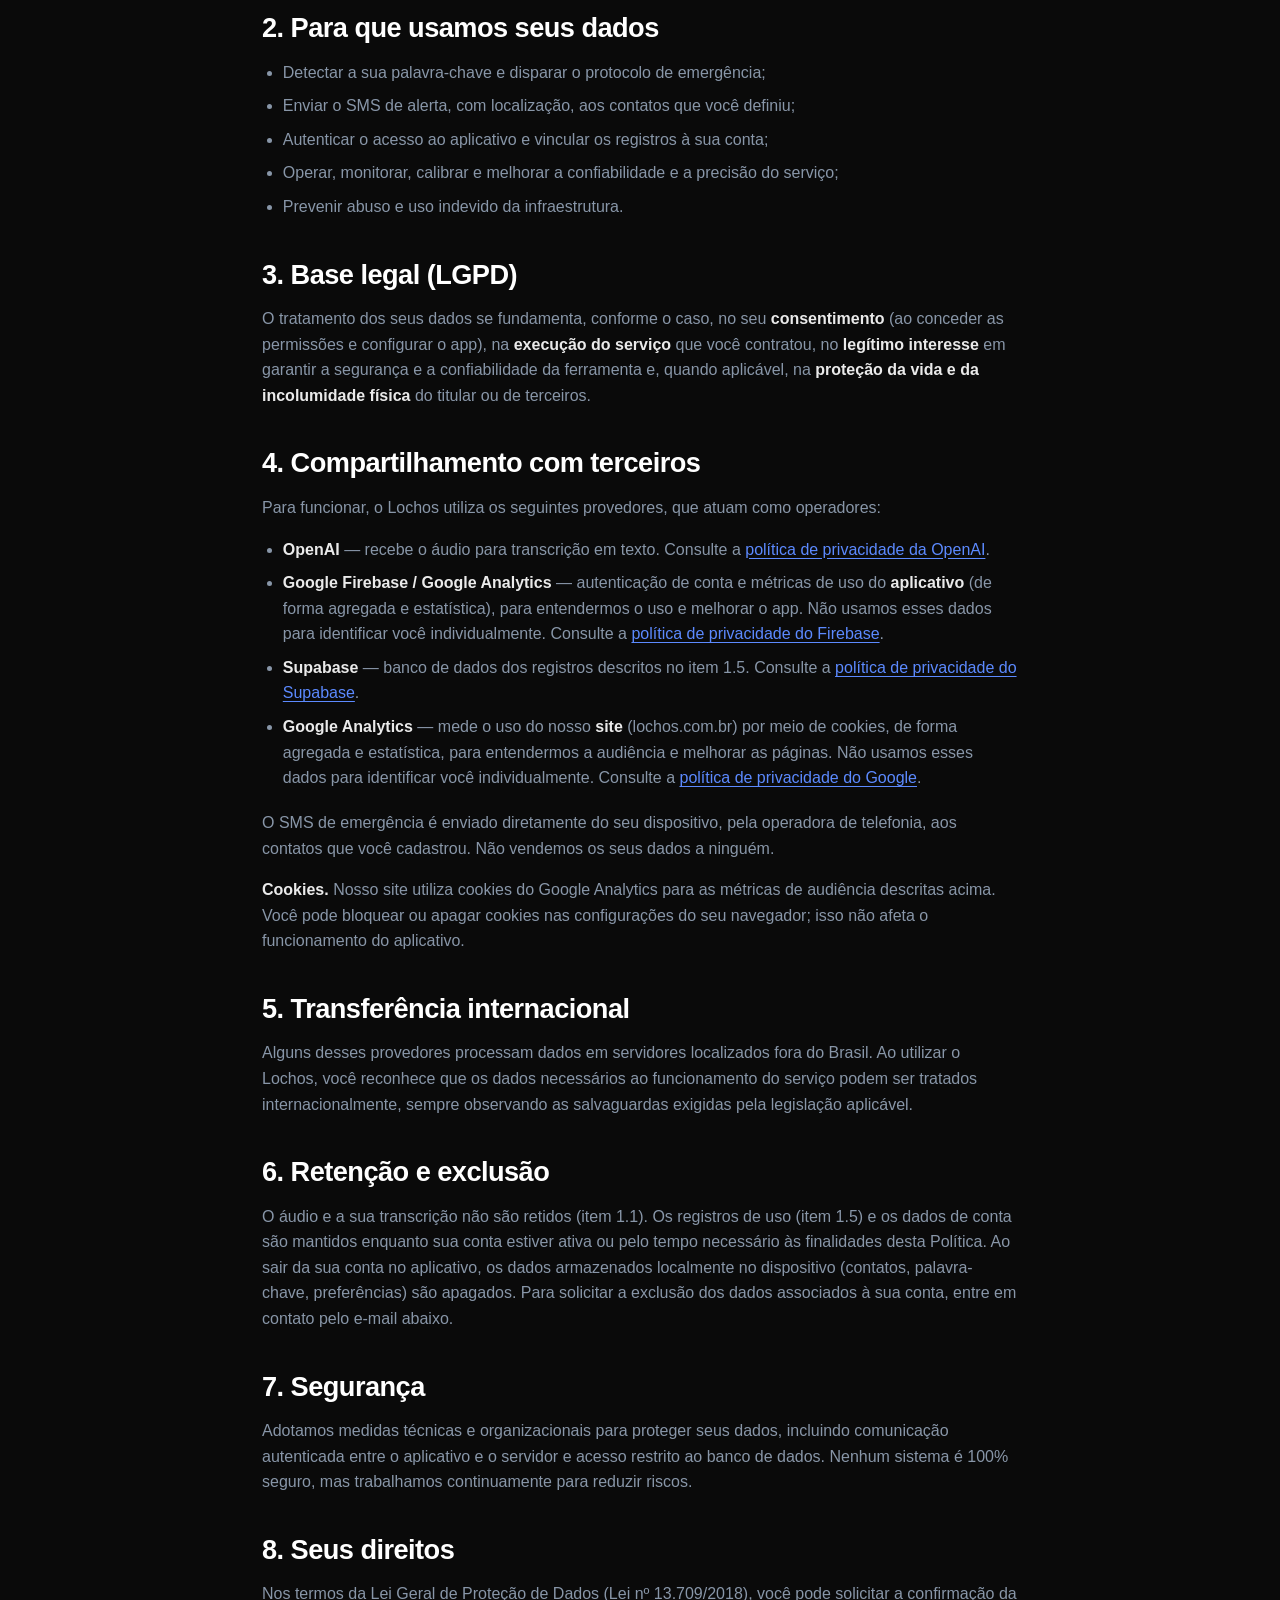
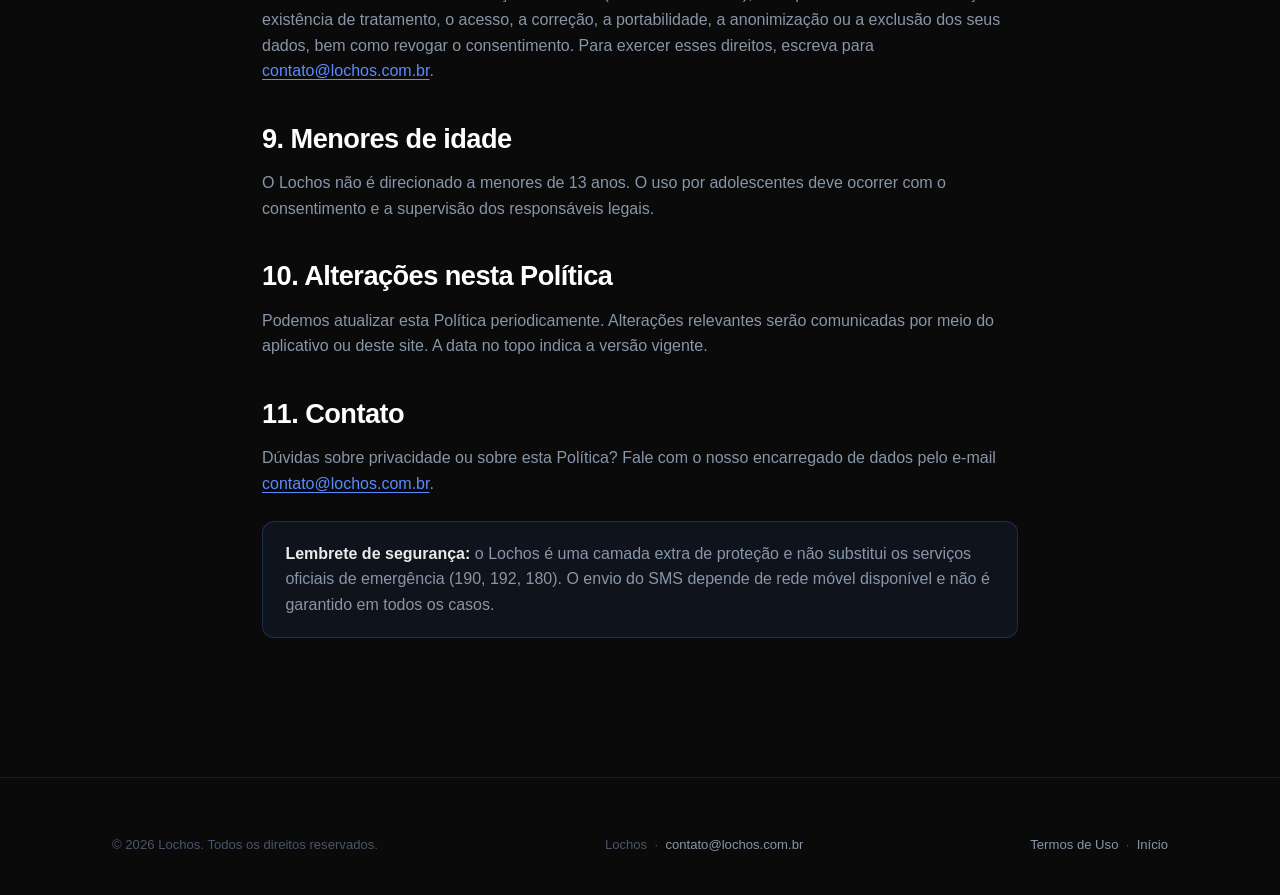
<file: privacidade.html>
<!DOCTYPE html>
<html lang="pt-BR">
<head>
  <meta charset="UTF-8" />
  <!-- Google tag (gtag.js) -->
  <script async src="https://www.googletagmanager.com/gtag/js?id=G-3VPJLFXJB4"></script>
  <script>
    window.dataLayer = window.dataLayer || [];
    function gtag(){dataLayer.push(arguments);}
    gtag('js', new Date());
    gtag('config', 'G-3VPJLFXJB4');
  </script>
  <meta name="viewport" content="width=device-width, initial-scale=1" />
  <title>Política de Privacidade — Lochos</title>
  <meta name="description" content="Como o Lochos coleta, usa e protege seus dados: áudio, localização, contatos, autenticação e registros. Transparência sobre os terceiros envolvidos." />
  <meta name="theme-color" content="#0A0A0A" />
  <meta name="robots" content="index, follow" />
  <link rel="canonical" href="https://lochos.com.br/privacidade.html" />
  <link rel="icon" type="image/png" href="assets/logo-mark.png" />
  <link rel="apple-touch-icon" href="assets/logo-mark.png" />
  <link rel="stylesheet" href="assets/styles.css" />
</head>
<body>

  <header class="site-header scrolled">
    <div class="wrap nav">
      <a href="index.html" class="brand" aria-label="Lochos — início">
        <span class="brand-mark"><img src="assets/capybara-white.png" alt="" width="28" height="28" /></span> Lochos
      </a>
      <a href="index.html" class="btn btn-ghost nav-cta">Voltar ao site</a>
    </div>
  </header>

  <main class="doc">
    <div class="wrap">
      <a href="index.html" class="back-link">
        <svg viewBox="0 0 24 24" width="18" height="18" fill="none" stroke="currentColor" stroke-width="2.2" aria-hidden="true"><path d="M19 12H5M12 19l-7-7 7-7" stroke-linecap="round" stroke-linejoin="round"/></svg>
        Voltar ao início
      </a>

      <div class="doc-header">
        <span class="eyebrow">Legal</span>
        <h1>Política de Privacidade</h1>
        <p class="updated">Última atualização: 23 de julho de 2026</p>
      </div>

      <div class="doc-body">
        <p>
          Esta Política de Privacidade explica como o <strong>Lochos</strong> ("aplicativo", "nós")
          coleta, usa, compartilha e protege as suas informações. O Lochos é um aplicativo de
          segurança pessoal que, ao detectar uma palavra-chave escolhida por você, envia um alerta
          por SMS com a sua localização para contatos de confiança. Ao usar o Lochos, você concorda
          com as práticas descritas aqui.
        </p>

        <div class="callout">
          <p><strong>Controlador dos dados.</strong> O tratamento dos seus dados é realizado pelo
          <strong>Lochos</strong>, com contato pelo e-mail
          <a href="mailto:contato@lochos.com.br">contato@lochos.com.br</a>.</p>
        </div>

        <h2>1. Dados que coletamos</h2>

        <h3>1.1. Áudio do microfone</h3>
        <p>
          A cada desbloqueio do celular, o Lochos grava um breve trecho de áudio (poucos segundos)
          com o único objetivo de verificar se a sua palavra-chave foi dita. Esse áudio é enviado de
          forma autenticada para nosso servidor, que utiliza a <strong>API da OpenAI</strong> para
          transcrever a fala e comparar com a sua palavra-chave.
        </p>
        <p>
          <strong>Nem o arquivo de áudio nem a sua transcrição são armazenados em nossos servidores
          ou na nuvem.</strong> Ambos são processados apenas no momento da verificação e descartados
          em seguida. Fica registrado somente o resultado da verificação (se a palavra-chave foi
          detectada ou não), sem o conteúdo do que foi falado (ver item 1.5).
        </p>

        <h3>1.2. Localização (GPS)</h3>
        <p>
          Quando um alerta é disparado, o Lochos captura a sua localização por GPS <strong>no próprio
          dispositivo</strong> e a inclui no texto do SMS enviado aos seus contatos, para que eles
          saibam onde você está. A localização é usada exclusivamente para compor a mensagem de
          emergência.
        </p>

        <h3>1.3. Contatos de emergência</h3>
        <p>
          Você seleciona os contatos que receberão o alerta. Os números e nomes escolhidos ficam
          armazenados <strong>localmente no seu dispositivo</strong> e são usados apenas para o envio
          do SMS de emergência.
        </p>

        <h3>1.4. Dados de conta (autenticação)</h3>
        <p>
          Para identificar você e proteger o serviço, usamos o <strong>Firebase Authentication</strong>
          (Google). Ao entrar com sua conta Google, tratamos identificador de usuário, e-mail e nome
          associados à conta. Também é possível usar o app de forma anônima, caso em que apenas um
          identificador técnico é gerado.
        </p>

        <h3>1.5. Registros de uso (logs)</h3>
        <p>
          Para operar e melhorar a confiabilidade do serviço, registramos em nosso banco de dados
          (<strong>Supabase</strong>) informações sobre cada verificação e cada alerta:
        </p>
        <ul>
          <li><strong>Verificações de voz</strong> (<code>voice_checks</code>): data/hora, resultado
          (detectado / não detectado / erro), a palavra-chave configurada, o texto transcrito, e
          medições técnicas do áudio (como duração e nível de som) para calibrar o sistema.</li>
          <li><strong>Eventos de alerta</strong> (<code>alert_events</code>): data/hora do disparo,
          quantidade de contatos avisados, se havia localização disponível e o status do envio
          (enviado, erro, sem contatos, desarmado).</li>
        </ul>

        <h2>2. Para que usamos seus dados</h2>
        <ul>
          <li>Detectar a sua palavra-chave e disparar o protocolo de emergência;</li>
          <li>Enviar o SMS de alerta, com localização, aos contatos que você definiu;</li>
          <li>Autenticar o acesso ao aplicativo e vincular os registros à sua conta;</li>
          <li>Operar, monitorar, calibrar e melhorar a confiabilidade e a precisão do serviço;</li>
          <li>Prevenir abuso e uso indevido da infraestrutura.</li>
        </ul>

        <h2>3. Base legal (LGPD)</h2>
        <p>
          O tratamento dos seus dados se fundamenta, conforme o caso, no seu <strong>consentimento</strong>
          (ao conceder as permissões e configurar o app), na <strong>execução do serviço</strong> que
          você contratou, no <strong>legítimo interesse</strong> em garantir a segurança e a
          confiabilidade da ferramenta e, quando aplicável, na <strong>proteção da vida e da
          incolumidade física</strong> do titular ou de terceiros.
        </p>

        <h2>4. Compartilhamento com terceiros</h2>
        <p>Para funcionar, o Lochos utiliza os seguintes provedores, que atuam como operadores:</p>
        <ul>
          <li><strong>OpenAI</strong> — recebe o áudio para transcrição em texto. Consulte a
          <a href="https://openai.com/policies/privacy-policy" target="_blank" rel="noopener">política de privacidade da OpenAI</a>.</li>
          <li><strong>Google Firebase / Google Analytics</strong> — autenticação de conta e
          métricas de uso do <strong>aplicativo</strong> (de forma agregada e estatística), para
          entendermos o uso e melhorar o app. Não usamos esses dados para identificar você
          individualmente. Consulte a
          <a href="https://firebase.google.com/support/privacy" target="_blank" rel="noopener">política de privacidade do Firebase</a>.</li>
          <li><strong>Supabase</strong> — banco de dados dos registros descritos no item 1.5. Consulte a
          <a href="https://supabase.com/privacy" target="_blank" rel="noopener">política de privacidade do Supabase</a>.</li>
          <li><strong>Google Analytics</strong> — mede o uso do nosso <strong>site</strong> (lochos.com.br)
          por meio de cookies, de forma agregada e estatística, para entendermos a audiência e melhorar
          as páginas. Não usamos esses dados para identificar você individualmente. Consulte a
          <a href="https://policies.google.com/privacy" target="_blank" rel="noopener">política de privacidade do Google</a>.</li>
        </ul>
        <p>
          O SMS de emergência é enviado diretamente do seu dispositivo, pela operadora de telefonia,
          aos contatos que você cadastrou. Não vendemos os seus dados a ninguém.
        </p>
        <p>
          <strong>Cookies.</strong> Nosso site utiliza cookies do Google Analytics para as métricas de
          audiência descritas acima. Você pode bloquear ou apagar cookies nas configurações do seu
          navegador; isso não afeta o funcionamento do aplicativo.
        </p>

        <h2>5. Transferência internacional</h2>
        <p>
          Alguns desses provedores processam dados em servidores localizados fora do Brasil. Ao
          utilizar o Lochos, você reconhece que os dados necessários ao funcionamento do serviço
          podem ser tratados internacionalmente, sempre observando as salvaguardas exigidas pela
          legislação aplicável.
        </p>

        <h2>6. Retenção e exclusão</h2>
        <p>
          O áudio e a sua transcrição não são retidos (item 1.1). Os registros de uso (item 1.5) e os dados de conta são
          mantidos enquanto sua conta estiver ativa ou pelo tempo necessário às finalidades desta
          Política. Ao sair da sua conta no aplicativo, os dados armazenados localmente no dispositivo
          (contatos, palavra-chave, preferências) são apagados. Para solicitar a exclusão dos dados
          associados à sua conta, entre em contato pelo e-mail abaixo.
        </p>

        <h2>7. Segurança</h2>
        <p>
          Adotamos medidas técnicas e organizacionais para proteger seus dados, incluindo comunicação
          autenticada entre o aplicativo e o servidor e acesso restrito ao banco de dados. Nenhum
          sistema é 100% seguro, mas trabalhamos continuamente para reduzir riscos.
        </p>

        <h2>8. Seus direitos</h2>
        <p>
          Nos termos da Lei Geral de Proteção de Dados (Lei nº 13.709/2018), você pode solicitar a
          confirmação da existência de tratamento, o acesso, a correção, a portabilidade, a anonimização
          ou a exclusão dos seus dados, bem como revogar o consentimento. Para exercer esses direitos,
          escreva para <a href="mailto:contato@lochos.com.br">contato@lochos.com.br</a>.
        </p>

        <h2>9. Menores de idade</h2>
        <p>
          O Lochos não é direcionado a menores de 13 anos. O uso por adolescentes deve ocorrer com o
          consentimento e a supervisão dos responsáveis legais.
        </p>

        <h2>10. Alterações nesta Política</h2>
        <p>
          Podemos atualizar esta Política periodicamente. Alterações relevantes serão comunicadas por
          meio do aplicativo ou deste site. A data no topo indica a versão vigente.
        </p>

        <h2>11. Contato</h2>
        <p>
          Dúvidas sobre privacidade ou sobre esta Política? Fale com o nosso encarregado de dados pelo
          e-mail <a href="mailto:contato@lochos.com.br">contato@lochos.com.br</a>.
        </p>

        <div class="callout">
          <p><strong>Lembrete de segurança:</strong> o Lochos é uma camada extra de proteção e não
          substitui os serviços oficiais de emergência (190, 192, 180). O envio do SMS depende de rede
          móvel disponível e não é garantido em todos os casos.</p>
        </div>
      </div>
    </div>
  </main>

  <footer class="site-footer">
    <div class="wrap">
      <div class="footer-bottom" style="border:0;margin:0;padding:0;">
        <span>© <span data-year>2026</span> Lochos. Todos os direitos reservados.</span>
        <span>Lochos &nbsp;·&nbsp; <a href="mailto:contato@lochos.com.br" style="color:var(--text-2);">contato@lochos.com.br</a></span>
        <span><a href="termos.html" style="color:var(--text-2);">Termos de Uso</a> &nbsp;·&nbsp; <a href="index.html" style="color:var(--text-2);">Início</a></span>
      </div>
    </div>
  </footer>

  <script src="assets/app.js" defer></script>
</body>
</html>
</file>
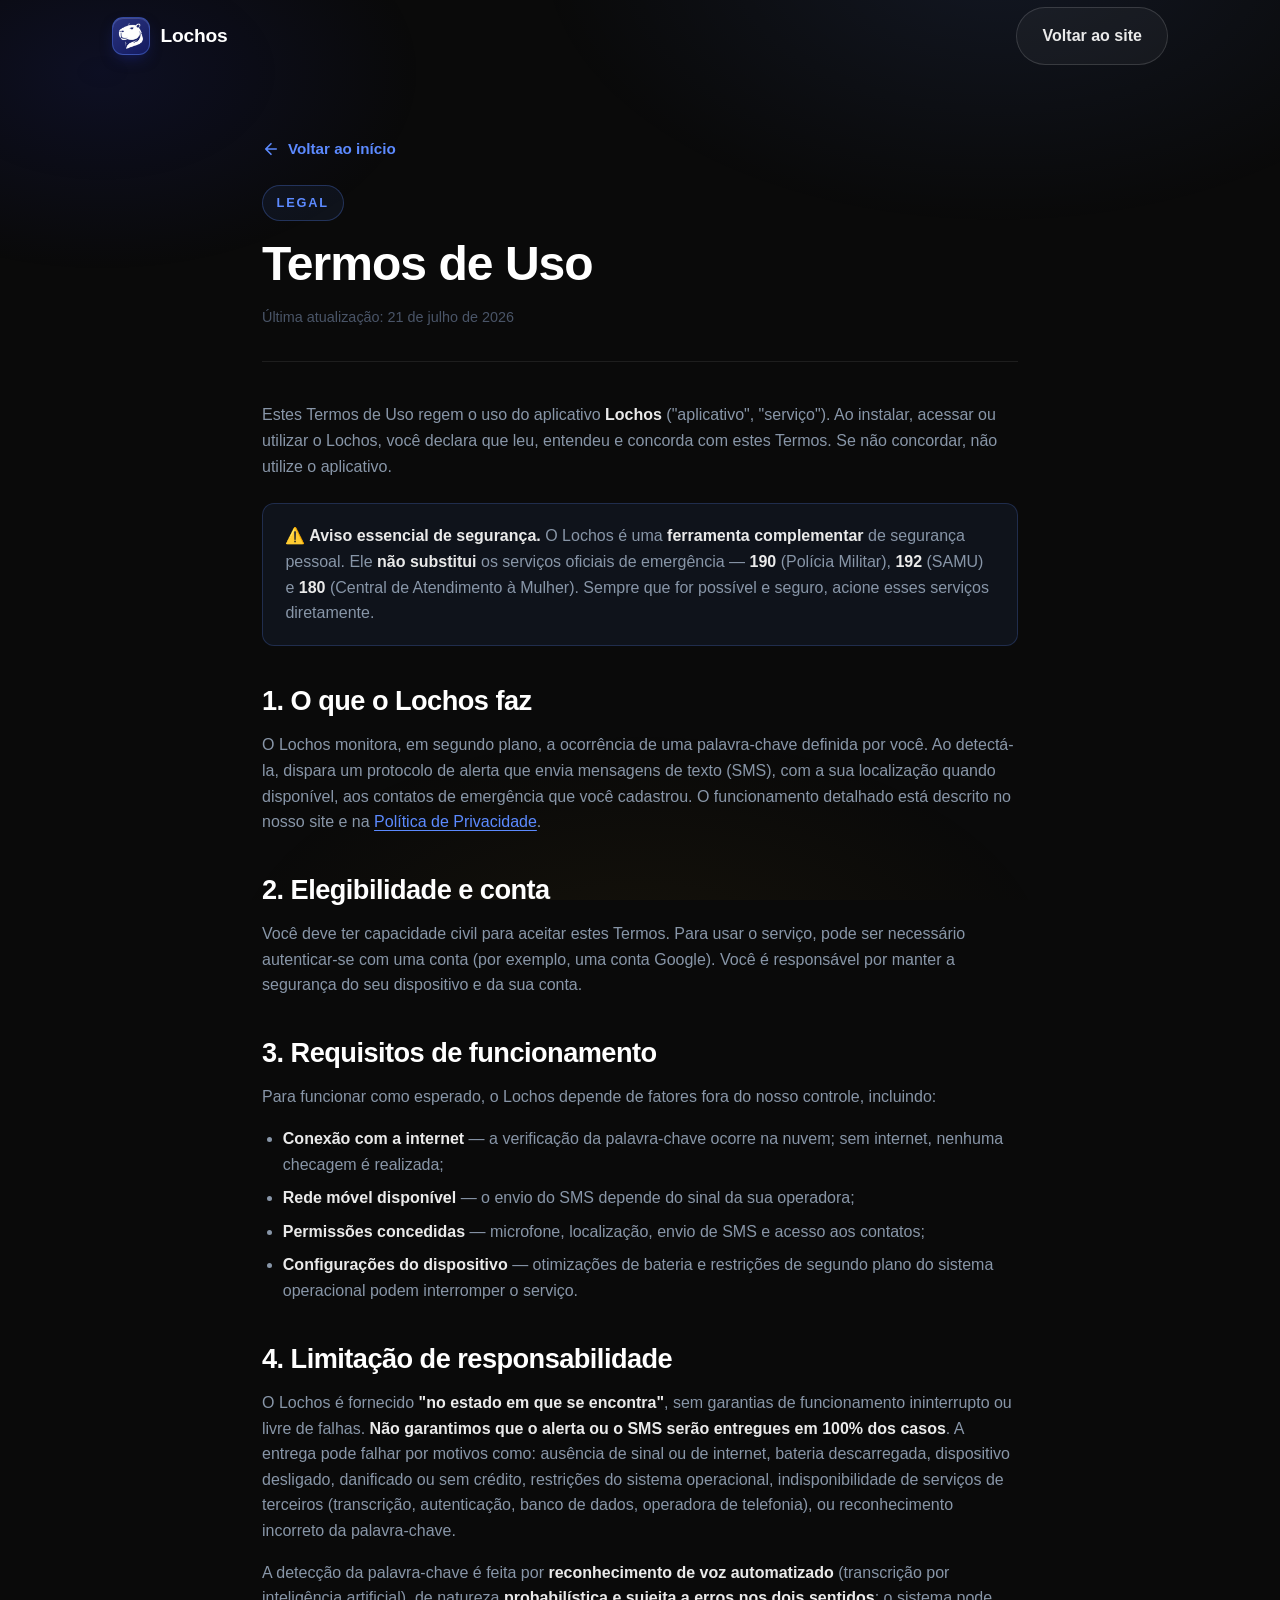
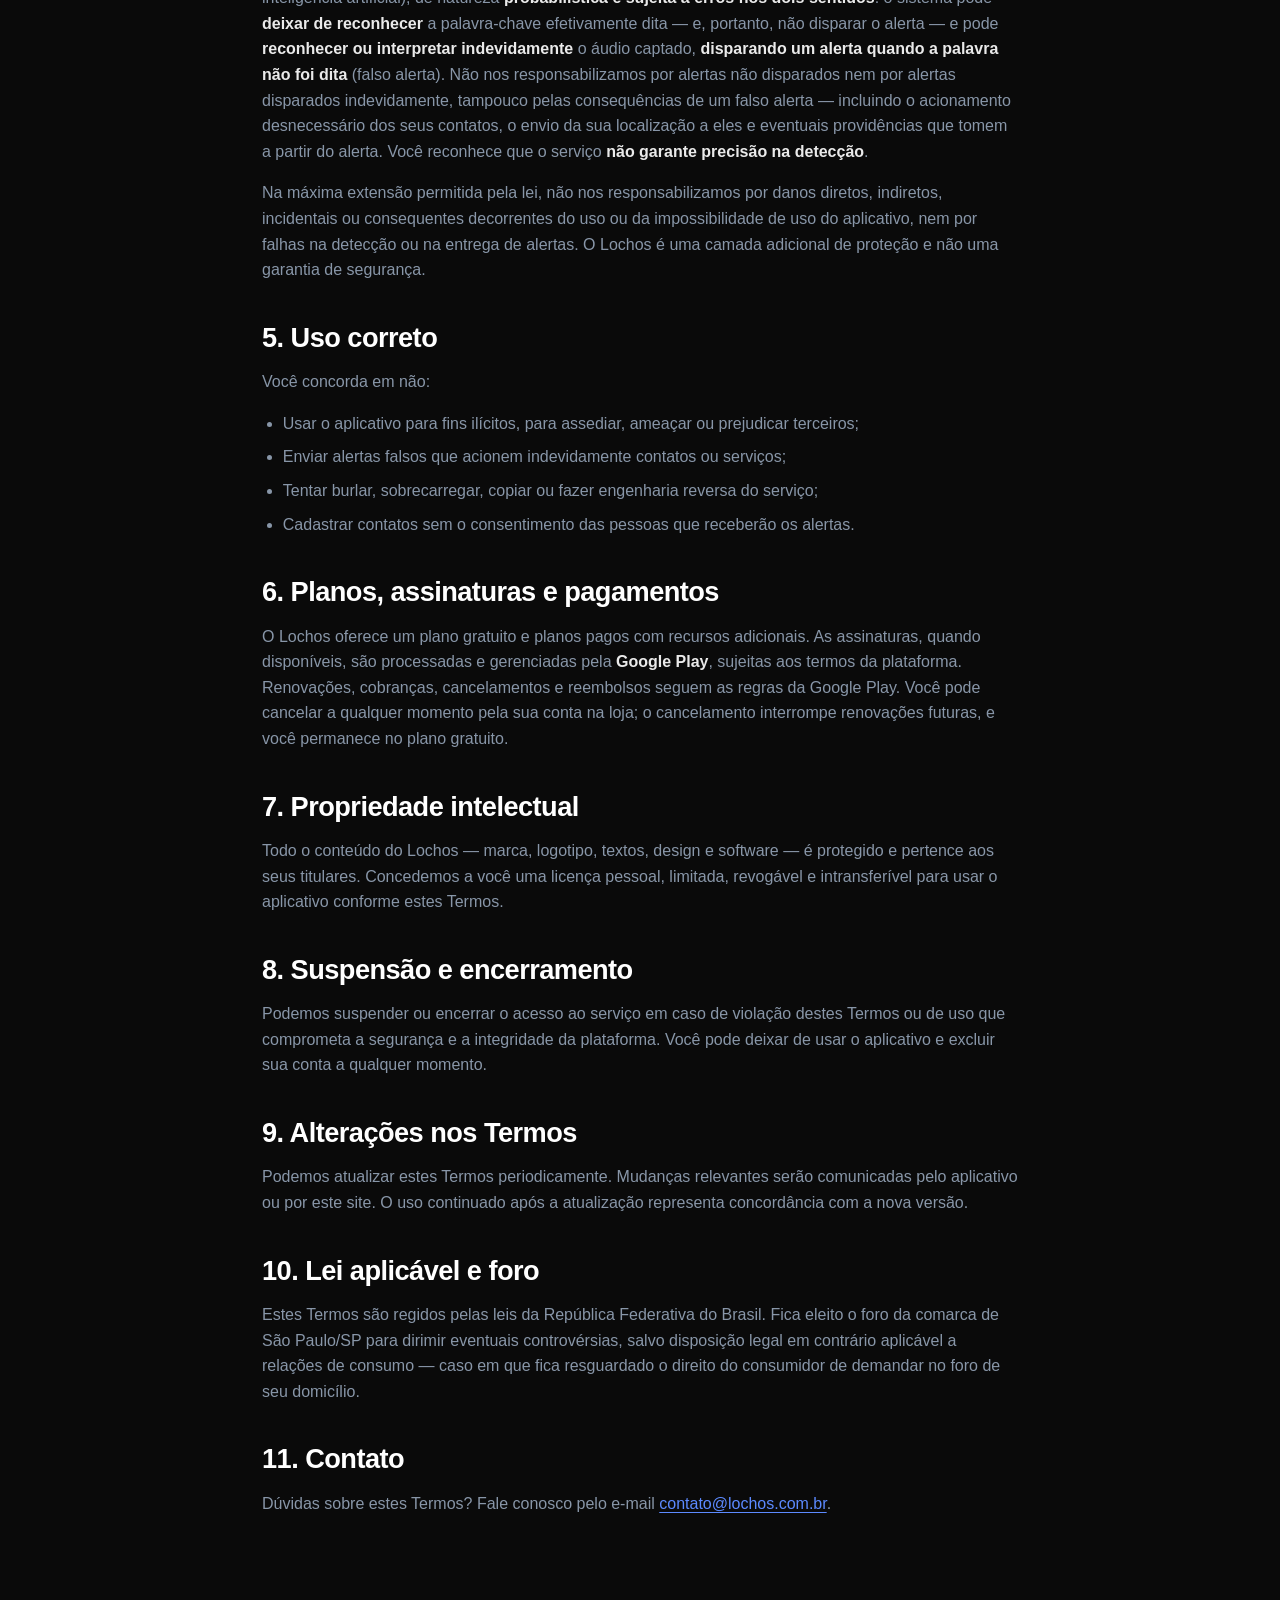
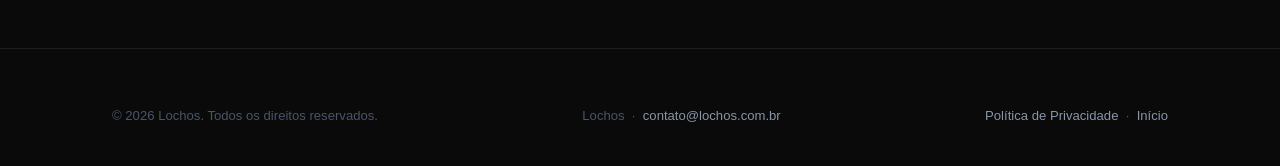
<file: termos.html>
<!DOCTYPE html>
<html lang="pt-BR">
<head>
  <meta charset="UTF-8" />
  <!-- Google tag (gtag.js) -->
  <script async src="https://www.googletagmanager.com/gtag/js?id=G-3VPJLFXJB4"></script>
  <script>
    window.dataLayer = window.dataLayer || [];
    function gtag(){dataLayer.push(arguments);}
    gtag('js', new Date());
    gtag('config', 'G-3VPJLFXJB4');
  </script>
  <meta name="viewport" content="width=device-width, initial-scale=1" />
  <title>Termos de Uso — Lochos</title>
  <meta name="description" content="Termos de Uso do Lochos, app de segurança pessoal ativado por voz. Condições de uso, limitações de responsabilidade e avisos importantes de segurança." />
  <meta name="theme-color" content="#0A0A0A" />
  <meta name="robots" content="index, follow" />
  <link rel="canonical" href="https://lochos.com.br/termos.html" />
  <link rel="icon" type="image/png" href="assets/logo-mark.png" />
  <link rel="apple-touch-icon" href="assets/logo-mark.png" />
  <link rel="stylesheet" href="assets/styles.css" />
</head>
<body>

  <header class="site-header scrolled">
    <div class="wrap nav">
      <a href="index.html" class="brand" aria-label="Lochos — início">
        <span class="brand-mark"><img src="assets/capybara-white.png" alt="" width="28" height="28" /></span> Lochos
      </a>
      <a href="index.html" class="btn btn-ghost nav-cta">Voltar ao site</a>
    </div>
  </header>

  <main class="doc">
    <div class="wrap">
      <a href="index.html" class="back-link">
        <svg viewBox="0 0 24 24" width="18" height="18" fill="none" stroke="currentColor" stroke-width="2.2" aria-hidden="true"><path d="M19 12H5M12 19l-7-7 7-7" stroke-linecap="round" stroke-linejoin="round"/></svg>
        Voltar ao início
      </a>

      <div class="doc-header">
        <span class="eyebrow">Legal</span>
        <h1>Termos de Uso</h1>
        <p class="updated">Última atualização: 21 de julho de 2026</p>
      </div>

      <div class="doc-body">
        <p>
          Estes Termos de Uso regem o uso do aplicativo <strong>Lochos</strong> ("aplicativo", "serviço").
          Ao instalar, acessar ou utilizar o Lochos, você declara que leu, entendeu e concorda com estes
          Termos. Se não concordar, não utilize o aplicativo.
        </p>

        <div class="callout">
          <p><strong>⚠️ Aviso essencial de segurança.</strong> O Lochos é uma <strong>ferramenta
          complementar</strong> de segurança pessoal. Ele <strong>não substitui</strong> os serviços
          oficiais de emergência — <strong>190</strong> (Polícia Militar), <strong>192</strong> (SAMU) e
          <strong>180</strong> (Central de Atendimento à Mulher). Sempre que for possível e seguro,
          acione esses serviços diretamente.</p>
        </div>

        <h2>1. O que o Lochos faz</h2>
        <p>
          O Lochos monitora, em segundo plano, a ocorrência de uma palavra-chave definida por você.
          Ao detectá-la, dispara um protocolo de alerta que envia mensagens de texto (SMS), com a sua
          localização quando disponível, aos contatos de emergência que você cadastrou. O funcionamento
          detalhado está descrito no nosso site e na <a href="privacidade.html">Política de Privacidade</a>.
        </p>

        <h2>2. Elegibilidade e conta</h2>
        <p>
          Você deve ter capacidade civil para aceitar estes Termos. Para usar o serviço, pode ser
          necessário autenticar-se com uma conta (por exemplo, uma conta Google). Você é
          responsável por manter a segurança do seu dispositivo e da sua conta.
        </p>

        <h2>3. Requisitos de funcionamento</h2>
        <p>Para funcionar como esperado, o Lochos depende de fatores fora do nosso controle, incluindo:</p>
        <ul>
          <li><strong>Conexão com a internet</strong> — a verificação da palavra-chave ocorre na nuvem;
          sem internet, nenhuma checagem é realizada;</li>
          <li><strong>Rede móvel disponível</strong> — o envio do SMS depende do sinal da sua operadora;</li>
          <li><strong>Permissões concedidas</strong> — microfone, localização, envio de SMS e acesso aos
          contatos;</li>
          <li><strong>Configurações do dispositivo</strong> — otimizações de bateria e restrições de
          segundo plano do sistema operacional podem interromper o serviço.</li>
        </ul>

        <h2>4. Limitação de responsabilidade</h2>
        <p>
          O Lochos é fornecido <strong>"no estado em que se encontra"</strong>, sem garantias de
          funcionamento ininterrupto ou livre de falhas. <strong>Não garantimos que o alerta ou o SMS
          serão entregues em 100% dos casos</strong>. A entrega pode falhar por motivos como: ausência
          de sinal ou de internet, bateria descarregada, dispositivo desligado, danificado ou sem
          crédito, restrições do sistema operacional, indisponibilidade de serviços de terceiros
          (transcrição, autenticação, banco de dados, operadora de telefonia), ou reconhecimento
          incorreto da palavra-chave.
        </p>
        <p>
          A detecção da palavra-chave é feita por <strong>reconhecimento de voz automatizado</strong>
          (transcrição por inteligência artificial), de natureza <strong>probabilística e sujeita a
          erros nos dois sentidos</strong>: o sistema pode <strong>deixar de reconhecer</strong> a
          palavra-chave efetivamente dita — e, portanto, não disparar o alerta — e pode
          <strong>reconhecer ou interpretar indevidamente</strong> o áudio captado, <strong>disparando
          um alerta quando a palavra não foi dita</strong> (falso alerta). Não nos responsabilizamos por
          alertas não disparados nem por alertas disparados indevidamente, tampouco pelas consequências
          de um falso alerta — incluindo o acionamento desnecessário dos seus contatos, o envio da sua
          localização a eles e eventuais providências que tomem a partir do alerta. Você reconhece que o
          serviço <strong>não garante precisão na detecção</strong>.
        </p>
        <p>
          Na máxima extensão permitida pela lei, não nos responsabilizamos por danos diretos, indiretos,
          incidentais ou consequentes decorrentes do uso ou da impossibilidade de uso do aplicativo,
          nem por falhas na detecção ou na entrega de alertas. O Lochos é uma camada adicional de
          proteção e não uma garantia de segurança.
        </p>

        <h2>5. Uso correto</h2>
        <p>Você concorda em não:</p>
        <ul>
          <li>Usar o aplicativo para fins ilícitos, para assediar, ameaçar ou prejudicar terceiros;</li>
          <li>Enviar alertas falsos que acionem indevidamente contatos ou serviços;</li>
          <li>Tentar burlar, sobrecarregar, copiar ou fazer engenharia reversa do serviço;</li>
          <li>Cadastrar contatos sem o consentimento das pessoas que receberão os alertas.</li>
        </ul>

        <h2>6. Planos, assinaturas e pagamentos</h2>
        <p>
          O Lochos oferece um plano gratuito e planos pagos com recursos adicionais. As assinaturas,
          quando disponíveis, são processadas e gerenciadas pela <strong>Google Play</strong>, sujeitas
          aos termos da plataforma. Renovações, cobranças, cancelamentos e reembolsos seguem as regras
          da Google Play. Você pode cancelar a qualquer momento pela sua conta na loja; o cancelamento
          interrompe renovações futuras, e você permanece no plano gratuito.
        </p>

        <h2>7. Propriedade intelectual</h2>
        <p>
          Todo o conteúdo do Lochos — marca, logotipo, textos, design e software — é protegido e
          pertence aos seus titulares. Concedemos a você uma licença pessoal, limitada, revogável e
          intransferível para usar o aplicativo conforme estes Termos.
        </p>

        <h2>8. Suspensão e encerramento</h2>
        <p>
          Podemos suspender ou encerrar o acesso ao serviço em caso de violação destes Termos ou de uso
          que comprometa a segurança e a integridade da plataforma. Você pode deixar de usar o aplicativo
          e excluir sua conta a qualquer momento.
        </p>

        <h2>9. Alterações nos Termos</h2>
        <p>
          Podemos atualizar estes Termos periodicamente. Mudanças relevantes serão comunicadas pelo
          aplicativo ou por este site. O uso continuado após a atualização representa concordância com
          a nova versão.
        </p>

        <h2>10. Lei aplicável e foro</h2>
        <p>
          Estes Termos são regidos pelas leis da República Federativa do Brasil. Fica eleito o foro da
          comarca de São Paulo/SP para dirimir eventuais controvérsias, salvo disposição legal em
          contrário aplicável a relações de consumo — caso em que fica resguardado o direito do
          consumidor de demandar no foro de seu domicílio.
        </p>

        <h2>11. Contato</h2>
        <p>
          Dúvidas sobre estes Termos? Fale conosco pelo e-mail
          <a href="mailto:contato@lochos.com.br">contato@lochos.com.br</a>.
        </p>
      </div>
    </div>
  </main>

  <footer class="site-footer">
    <div class="wrap">
      <div class="footer-bottom" style="border:0;margin:0;padding:0;">
        <span>© <span data-year>2026</span> Lochos. Todos os direitos reservados.</span>
        <span>Lochos &nbsp;·&nbsp; <a href="mailto:contato@lochos.com.br" style="color:var(--text-2);">contato@lochos.com.br</a></span>
        <span><a href="privacidade.html" style="color:var(--text-2);">Política de Privacidade</a> &nbsp;·&nbsp; <a href="index.html" style="color:var(--text-2);">Início</a></span>
      </div>
    </div>
  </footer>

  <script src="assets/app.js" defer></script>
</body>
</html>
</file>
<file: assets/styles.css>
/* ==========================================================================
   Lochos — Design System (site)
   Tokens derivados de app/src/main/res/values/colors.xml
   ========================================================================== */

:root {
  /* Fundos */
  --bg: #0A0A0A;
  --bg-soft: #0d0d13;
  --card: #111111;
  --card-2: #15151f;
  --elevated: #1A1A2E;
  --divider: #1E1E1E;

  /* Texto */
  --text: #EAEAEA;
  --text-2: #8896A8;
  --hint: #4A5568;
  --white: #FFFFFF;

  /* Azuis */
  --primary: #1A237E;
  --primary-light: #5C8AFF;
  --blue-glow: rgba(92, 138, 255, .18);

  /* Status / destaque */
  --success: #2ECC71;
  --alert: #C0392B;
  --warning: #F39C12;
  --gold: #D4A017;
  --gold-light: #E9BE3E;

  /* Layout */
  --maxw: 1120px;
  --radius: 18px;
  --radius-sm: 12px;
  --gap: clamp(1rem, 4vw, 2rem);
  --section-y: clamp(5rem, 9vw, 7.5rem);

  --font: -apple-system, BlinkMacSystemFont, "Segoe UI", Inter, Roboto, "Helvetica Neue", Arial, sans-serif;

  --shadow: 0 24px 60px -20px rgba(0, 0, 0, .8);
  --shadow-gold: 0 16px 40px -12px rgba(212, 160, 23, .45);
  --shadow-blue: 0 16px 40px -12px rgba(92, 138, 255, .4);

  --ease: cubic-bezier(.16, 1, .3, 1);
}

* { box-sizing: border-box; margin: 0; padding: 0; }

html { scroll-behavior: smooth; -webkit-text-size-adjust: 100%; }
@media (prefers-reduced-motion: reduce) {
  html { scroll-behavior: auto; }
  *, *::before, *::after { animation-duration: .001ms !important; transition-duration: .001ms !important; }
}

body {
  font-family: var(--font);
  background: var(--bg);
  color: var(--text);
  line-height: 1.6;
  -webkit-font-smoothing: antialiased;
  text-rendering: optimizeLegibility;
  overflow-x: hidden;
}

/* Malha de fundo sutil */
body::before {
  content: "";
  position: fixed;
  inset: 0;
  z-index: -1;
  background:
    radial-gradient(60% 50% at 78% -5%, rgba(92, 138, 255, .10), transparent 60%),
    radial-gradient(45% 40% at 8% 8%, rgba(26, 35, 126, .22), transparent 55%),
    radial-gradient(55% 45% at 50% 108%, rgba(212, 160, 23, .06), transparent 60%);
  pointer-events: none;
}

img { max-width: 100%; display: block; }
a { color: inherit; text-decoration: none; }

/* ---------- Tipografia ---------- */
h1, h2, h3, h4 { line-height: 1.12; letter-spacing: -.02em; font-weight: 800; color: var(--white); }
h1 { font-size: clamp(2.2rem, 6vw, 3.9rem); }
h2 { font-size: clamp(1.7rem, 4.4vw, 2.75rem); }
h3 { font-size: clamp(1.15rem, 2.4vw, 1.4rem); }
p { color: var(--text-2); }

.eyebrow {
  display: inline-flex; align-items: center; gap: .5rem;
  font-size: .8rem; font-weight: 700; letter-spacing: .14em; text-transform: uppercase;
  color: var(--primary-light);
  padding: .4rem .85rem;
  border: 1px solid rgba(92, 138, 255, .28);
  border-radius: 100px;
  background: rgba(92, 138, 255, .07);
  margin-bottom: 1rem;
}
.gold-text { color: var(--gold-light); }
.lead { font-size: clamp(1.05rem, 2.2vw, 1.28rem); color: var(--text-2); max-width: 42ch; }

/* ---------- Layout ---------- */
.wrap { width: 100%; max-width: var(--maxw); margin-inline: auto; padding-inline: clamp(1.15rem, 4vw, 2rem); }
section { padding-block: var(--section-y); position: relative; }
section[id] { scroll-margin-top: 88px; }
.section-head { max-width: 640px; margin-bottom: clamp(2rem, 5vw, 3.5rem); }
.section-head.center { margin-inline: auto; text-align: center; }
.section-head .lead { max-width: 60ch; margin-top: 1rem; }
.section-head.center .lead { margin-inline: auto; }

/* ---------- Botões ---------- */
.btn {
  display: inline-flex; align-items: center; justify-content: center; gap: .6rem;
  font: inherit; font-weight: 700; font-size: 1rem;
  padding: .95rem 1.6rem; border-radius: 100px; border: 1px solid transparent;
  cursor: pointer; transition: transform .25s var(--ease), box-shadow .25s var(--ease), background .25s, border-color .25s;
  will-change: transform;
}
.btn:active { transform: translateY(1px) scale(.99); }
.btn-primary { background: linear-gradient(135deg, var(--gold-light), var(--gold)); color: #1a1400; box-shadow: var(--shadow-gold); }
.btn-primary:hover { transform: translateY(-2px); box-shadow: 0 22px 50px -12px rgba(212, 160, 23, .6); }
.btn-ghost { background: rgba(255, 255, 255, .04); color: var(--text); border-color: rgba(255, 255, 255, .14); }
.btn-ghost:hover { background: rgba(255, 255, 255, .09); border-color: rgba(255, 255, 255, .28); transform: translateY(-2px); }
.btn-block { width: 100%; }

/* Badge de loja "Em breve" */
.store-badge {
  display: inline-flex; align-items: center; gap: .75rem;
  padding: .7rem 1.35rem; border-radius: 14px;
  background: linear-gradient(135deg, #16161f, #0d0d13);
  border: 1px solid rgba(255, 255, 255, .12);
  color: var(--white); position: relative; transition: transform .25s var(--ease), border-color .25s;
}
.store-badge:hover { transform: translateY(-2px); border-color: rgba(92, 138, 255, .5); }
.store-badge svg { width: 26px; height: 26px; flex: none; }
.store-badge .sb-top { font-size: .68rem; color: var(--text-2); letter-spacing: .05em; }
.store-badge .sb-main { font-size: 1.12rem; font-weight: 800; line-height: 1.05; }
.store-badge .sb-soon {
  position: absolute; top: -9px; right: -9px;
  font-size: .6rem; font-weight: 800; letter-spacing: .08em; text-transform: uppercase;
  background: var(--gold); color: #1a1400; padding: .2rem .5rem; border-radius: 100px;
}

/* ---------- Header / nav ---------- */
.site-header {
  position: sticky; top: 0; z-index: 50;
  transition: background .3s, border-color .3s, backdrop-filter .3s;
  border-bottom: 1px solid transparent;
}
.site-header.scrolled {
  background: rgba(10, 10, 10, .78);
  backdrop-filter: saturate(140%) blur(14px);
  -webkit-backdrop-filter: saturate(140%) blur(14px);
  border-bottom-color: var(--divider);
}
.nav { display: flex; align-items: center; justify-content: space-between; height: 72px; }
.brand { display: inline-flex; align-items: center; gap: .65rem; font-weight: 800; color: var(--white); font-size: 1.2rem; letter-spacing: -.01em; }
.brand-mark {
  width: 38px; height: 38px; flex: none; border-radius: 11px;
  display: grid; place-items: center;
  background: linear-gradient(145deg, #2A337F, #131A5E);
  border: 1px solid rgba(92, 138, 255, .38);
  box-shadow: inset 0 1px 0 rgba(255, 255, 255, .14), 0 6px 16px -6px rgba(26, 35, 126, .9);
}
.brand-mark img { width: 74%; height: 74%; object-fit: contain; }
.nav-links { display: none; align-items: center; gap: 2rem; }
.nav-links a { color: var(--text-2); font-weight: 600; font-size: .95rem; transition: color .2s; }
.nav-links a:hover { color: var(--text); }
.nav-cta { display: none; }
.nav-links-cta { display: none; }
.nav-toggle {
  display: inline-flex; flex-direction: column; justify-content: center; align-items: center; gap: 5px;
  width: 40px; height: 40px; margin-inline: -.5rem 0; padding: 0; border: none; background: none; cursor: pointer;
}
.nav-toggle span { display: block; width: 20px; height: 2px; background: var(--white); border-radius: 2px; transition: transform .25s var(--ease), opacity .2s; }
.site-header.nav-open .nav-toggle span:nth-child(1) { transform: translateY(7px) rotate(45deg); }
.site-header.nav-open .nav-toggle span:nth-child(2) { opacity: 0; }
.site-header.nav-open .nav-toggle span:nth-child(3) { transform: translateY(-7px) rotate(-45deg); }
@media (min-width: 860px) {
  .nav-links, .nav-cta { display: inline-flex; }
  .nav-toggle { display: none; }
}
@media not all and (min-width: 860px) {
  .nav-links {
    display: flex;
    position: absolute; top: 100%; left: 0; right: 0;
    flex-direction: column; align-items: stretch; gap: 0;
    max-height: 0; overflow: hidden; opacity: 0;
    background: rgba(10, 10, 10, .97); backdrop-filter: saturate(140%) blur(14px);
    border-bottom: 1px solid var(--divider);
    padding-inline: clamp(1.15rem, 4vw, 2rem);
    transition: max-height .35s var(--ease), opacity .25s var(--ease);
  }
  .site-header.nav-open .nav-links { max-height: 70vh; opacity: 1; overflow-y: auto; padding-block: .5rem 1.5rem; }
  .nav-links a { padding: .9rem 0; border-bottom: 1px solid var(--divider); font-size: 1.05rem; }
  .nav-links-cta { display: inline-flex; margin-top: 1rem; border-bottom: none; }
}

/* ---------- Hero ---------- */
.hero { padding-top: clamp(2.5rem, 6vw, 4.5rem); padding-bottom: clamp(1rem, 3vw, 2rem); overflow: hidden; }
@media (max-width: 899px) { .hero { padding-bottom: 1.5rem; } }
.hero-grid { display: grid; gap: clamp(2.5rem, 6vw, 4rem); align-items: center; }
@media (min-width: 900px) { .hero-grid { grid-template-columns: 1.05fr .95fr; } }

.hero h1 { margin: 0 0 1.25rem; }
.hero h1 .hl { color: var(--primary-light); }
.hero .lead { max-width: 46ch; }
.hero-cta { display: flex; flex-wrap: wrap; gap: 1rem 1.5rem; align-items: center; margin-top: 2rem; }
.link-inline {
  display: inline-flex; align-items: center; gap: .4rem;
  color: var(--text); font-weight: 700; font-size: .95rem;
  padding: .5rem 0; transition: color .2s, gap .2s;
}
.link-inline:hover { color: var(--primary-light); gap: .6rem; }
.hero-trust { display: flex; flex-wrap: wrap; gap: 1.1rem 1.6rem; margin-top: 2.2rem; color: var(--text-2); font-size: .9rem; }
.hero-trust span { display: inline-flex; align-items: center; gap: .5rem; }
.hero-trust svg { width: 18px; height: 18px; color: var(--success); flex: none; }

/* Visual do hero — capivara com glow + "onda" de voz */
.hero-visual { position: relative; display: grid; place-items: center; min-height: 340px; }
.hero-orb {
  position: absolute; width: min(78%, 380px); aspect-ratio: 1; border-radius: 50%;
  background: radial-gradient(circle, rgba(92, 138, 255, .28), transparent 68%);
  filter: blur(6px);
}
.hero-capy {
  position: relative; width: min(66%, 320px); height: auto;
  filter: drop-shadow(0 20px 45px rgba(92, 138, 255, .35));
  animation: breathe 5.5s var(--ease) infinite;
}
@keyframes breathe { 0%, 100% { transform: scale(1); } 50% { transform: scale(1.045); } }
.pulse-ring {
  position: absolute; width: min(60%, 300px); aspect-ratio: 1; border-radius: 50%;
  border: 1px solid rgba(92, 138, 255, .35); opacity: 0;
  animation: pulse 4s ease-out infinite;
}
.pulse-ring:nth-child(2) { animation-delay: 1.3s; }
.pulse-ring:nth-child(3) { animation-delay: 2.6s; }
@media (max-width: 899px) {
  .hero-visual { min-height: 0; max-width: 108px; margin-inline: auto; }
  .hero-capy { width: 100%; }
}
@keyframes pulse { 0% { transform: scale(.7); opacity: .8; } 100% { transform: scale(1.7); opacity: 0; } }

/* ---------- Cards genéricos ---------- */
.grid { display: grid; gap: 1.15rem; }
.grid.cols-3 { grid-template-columns: 1fr; }
.grid.cols-2 { grid-template-columns: 1fr; }
@media (min-width: 720px) { .grid.cols-2 { grid-template-columns: 1fr 1fr; } .grid.cols-3 { grid-template-columns: 1fr 1fr; } }
@media (min-width: 980px) { .grid.cols-3 { grid-template-columns: repeat(3, 1fr); } }

.card {
  background: linear-gradient(160deg, var(--card-2), var(--card));
  border: 1px solid rgba(255, 255, 255, .07);
  border-radius: var(--radius);
  padding: clamp(1.5rem, 3vw, 2rem);
  transition: transform .3s var(--ease), border-color .3s, box-shadow .3s;
}
.card:hover { transform: translateY(-4px); border-color: rgba(92, 138, 255, .3); box-shadow: var(--shadow); }
.card h3 { margin-bottom: .5rem; }
.card p { font-size: .97rem; }
.card .icon {
  width: 48px; height: 48px; border-radius: 13px; display: grid; place-items: center; margin-bottom: 1.1rem;
  background: rgba(92, 138, 255, .12); color: var(--primary-light); border: 1px solid rgba(92, 138, 255, .25);
}
.card .icon svg { width: 24px; height: 24px; }

/* ---------- Empatia / problema ---------- */
.empathy { text-align: center; }
.empathy .quote {
  font-size: clamp(1.5rem, 3.6vw, 2.3rem); font-weight: 800; color: var(--white);
  letter-spacing: -.02em; line-height: 1.25; max-width: 20ch; margin: 0 auto 1.3rem;
}
.empathy .quote em { color: var(--primary-light); font-style: normal; }

/* ---------- Passos ---------- */
.steps { counter-reset: step; }
.step .num {
  font-size: 2rem; font-weight: 800; color: var(--gold-light);
  display: inline-flex; align-items: center; gap: .6rem; margin-bottom: .8rem;
}
.step .num::before {
  content: ""; width: 42px; height: 42px; border-radius: 12px;
  background: rgba(212, 160, 23, .12); border: 1px solid rgba(212, 160, 23, .3);
  display: grid; place-items: center; counter-increment: step; content: counter(step);
  font-size: 1.2rem; color: var(--gold-light);
}

/* ---------- Privacidade / transparência ---------- */
.privacy { background: linear-gradient(180deg, transparent, rgba(26, 35, 126, .08), transparent); }
.privacy-list { list-style: none; display: grid; gap: 1rem; margin-top: 1.5rem; }
.privacy-list li { display: flex; gap: .85rem; align-items: flex-start; color: var(--text-2); font-size: 1rem; }
.privacy-list svg { width: 22px; height: 22px; flex: none; margin-top: 2px; }
.privacy-list .yes { color: var(--success); }
.privacy-list .no { color: var(--alert); }
.third-parties { display: flex; flex-wrap: wrap; gap: .6rem; margin-top: 1.4rem; }
.chip {
  font-size: .82rem; font-weight: 600; color: var(--text);
  padding: .45rem .9rem; border-radius: 100px;
  background: rgba(255, 255, 255, .05); border: 1px solid rgba(255, 255, 255, .12);
}
.chip b { color: var(--primary-light); }

/* ---------- Planos ---------- */
.plans { align-items: stretch; }
.plan { display: flex; flex-direction: column; position: relative; }
.plan.featured { border-color: rgba(212, 160, 23, .45); box-shadow: 0 0 0 1px rgba(212, 160, 23, .25), var(--shadow); }
.plan .tag {
  position: absolute; top: -12px; left: 50%; transform: translateX(-50%);
  font-size: .68rem; font-weight: 800; letter-spacing: .1em; text-transform: uppercase;
  background: linear-gradient(135deg, var(--gold-light), var(--gold)); color: #1a1400;
  padding: .3rem .85rem; border-radius: 100px;
}
.plan .plan-name { font-size: 1.05rem; font-weight: 700; color: var(--text); }
.plan .price { font-size: 2.4rem; font-weight: 800; color: var(--white); margin: .6rem 0 .1rem; letter-spacing: -.03em; }
.plan .price small { font-size: .95rem; font-weight: 600; color: var(--text-2); }
.plan .price-note { font-size: .85rem; color: var(--gold-light); min-height: 1.2em; }
.plan ul { list-style: none; display: grid; gap: .7rem; margin: 1.5rem 0; }
.plan li { display: flex; gap: .6rem; align-items: flex-start; font-size: .95rem; color: var(--text-2); }
.plan li svg { width: 18px; height: 18px; flex: none; margin-top: 3px; }
.plan li.on svg { color: var(--success); }
.plan li.off { color: var(--hint); }
.plan li.off svg { color: var(--hint); }
.plan .btn { margin-top: auto; }

/* ---------- Aviso de segurança ---------- */
.safety {
  border: 1px solid rgba(192, 57, 43, .35); background: rgba(192, 57, 43, .07);
  border-radius: var(--radius); padding: clamp(1.5rem, 3vw, 2rem);
  display: flex; gap: 1.1rem; align-items: flex-start;
}
.safety svg { width: 30px; height: 30px; color: var(--alert); flex: none; }
.safety h3 { color: var(--white); margin-bottom: .4rem; }
.safety p { font-size: .95rem; }
.safety strong { color: var(--text); }

/* ---------- FAQ ---------- */
.faq { max-width: 760px; margin-inline: auto; }
.faq-item { border-bottom: 1px solid var(--divider); }
.faq-q {
  width: 100%; text-align: left; background: none; border: none; cursor: pointer;
  color: var(--white); font: inherit; font-weight: 700; font-size: 1.08rem;
  padding: 1.35rem 2.5rem 1.35rem 0; position: relative; letter-spacing: -.01em;
}
.faq-q::after {
  content: "+"; position: absolute; right: .25rem; top: 50%; transform: translateY(-50%);
  font-size: 1.6rem; font-weight: 400; color: var(--primary-light); transition: transform .3s var(--ease);
}
.faq-item.open .faq-q::after { transform: translateY(-50%) rotate(45deg); }
.faq-a { max-height: 0; overflow: hidden; transition: max-height .35s var(--ease); }
.faq-a p { padding-bottom: 1.35rem; font-size: .98rem; }

/* ---------- CTA final ---------- */
.final-cta {
  text-align: center; border-radius: calc(var(--radius) + 8px);
  background:
    radial-gradient(70% 120% at 50% 0%, rgba(26, 35, 126, .5), transparent 70%),
    linear-gradient(160deg, var(--card-2), var(--card));
  border: 1px solid rgba(92, 138, 255, .22);
  padding: clamp(2.5rem, 6vw, 4.5rem) clamp(1.5rem, 5vw, 3rem);
}
.final-cta h2 { max-width: 18ch; margin: 0 auto 1rem; }
.final-cta .lead { margin: 0 auto 2rem; }
.final-cta .hero-cta { justify-content: center; }

/* ---------- Footer ---------- */
.site-footer { border-top: 1px solid var(--divider); padding-block: clamp(2.5rem, 5vw, 3.5rem) 2.5rem; }
.footer-top { display: flex; flex-wrap: wrap; gap: 2rem; justify-content: space-between; }
.footer-brand { max-width: 320px; }
.footer-brand p { font-size: .9rem; margin-top: .9rem; }
.footer-cols { display: flex; flex-wrap: wrap; gap: 2.5rem; }
.footer-col h4 { font-size: .8rem; text-transform: uppercase; letter-spacing: .1em; color: var(--text-2); margin-bottom: .9rem; font-weight: 700; }
.footer-col a { display: block; color: var(--text-2); font-size: .93rem; padding: .3rem 0; transition: color .2s; }
.footer-col a:hover { color: var(--text); }
.footer-bottom {
  margin-top: 2.5rem; padding-top: 1.5rem; border-top: 1px solid var(--divider);
  display: flex; flex-wrap: wrap; gap: .8rem; justify-content: space-between; align-items: center;
  font-size: .82rem; color: var(--hint);
}

/* ---------- Reveal on scroll ---------- */
.reveal { opacity: 0; transform: translateY(22px); transition: opacity .7s var(--ease), transform .7s var(--ease); }
.reveal.in { opacity: 1; transform: none; }

/* ==========================================================================
   Páginas de conteúdo (privacidade / termos)
   ========================================================================== */
.doc { padding-block: clamp(2.5rem, 6vw, 4rem) var(--section-y); }
.doc .wrap { max-width: 820px; }
.doc-header { margin-bottom: 2.5rem; padding-bottom: 2rem; border-bottom: 1px solid var(--divider); }
.doc-header .eyebrow { margin-bottom: 1rem; }
.doc-header h1 { font-size: clamp(2rem, 5vw, 3rem); }
.doc-header .updated { color: var(--hint); font-size: .9rem; margin-top: 1rem; }
.doc-body h2 { font-size: clamp(1.35rem, 3vw, 1.7rem); margin: 2.5rem 0 1rem; color: var(--white); }
.doc-body h3 { font-size: 1.15rem; margin: 1.6rem 0 .6rem; color: var(--text); }
.doc-body p { margin-bottom: 1rem; color: var(--text-2); }
.doc-body ul, .doc-body ol { margin: 0 0 1.2rem 1.3rem; color: var(--text-2); }
.doc-body li { margin-bottom: .5rem; }
.doc-body a { color: var(--primary-light); text-decoration: underline; text-underline-offset: 3px; }
.doc-body strong { color: var(--text); }
.doc-body .callout {
  background: rgba(92, 138, 255, .07); border: 1px solid rgba(92, 138, 255, .22);
  border-radius: var(--radius-sm); padding: 1.2rem 1.4rem; margin: 1.5rem 0;
}
.doc-body .callout p:last-child { margin-bottom: 0; }
.doc-body blockquote {
  margin: 1.8rem 0; padding: 0 0 0 1.2rem; border-left: 3px solid var(--primary-light);
  color: var(--text); font-size: 1.1rem; font-style: italic;
}
.doc-body blockquote p:last-child { margin-bottom: 0; }
.table-wrap { overflow-x: auto; margin: 1.5rem 0; }
.doc-body table { width: 100%; border-collapse: collapse; font-size: .9rem; white-space: nowrap; }
.doc-body th, .doc-body td { text-align: left; padding: .7rem .9rem; border-bottom: 1px solid var(--divider); color: var(--text-2); }
.doc-body th { color: var(--white); font-weight: 600; }
.doc-body tr:last-child td { border-bottom: 0; }
.back-link { display: inline-flex; align-items: center; gap: .5rem; color: var(--primary-light); font-weight: 600; font-size: .95rem; margin-bottom: 1.5rem; }
.back-link:hover { text-decoration: underline; }

/* Nota de placeholder — remover ao publicar. Destaque discreto para o time. */
.todo { background: rgba(243, 156, 18, .1); border: 1px dashed rgba(243, 156, 18, .5); border-radius: 8px; padding: .1rem .4rem; color: var(--warning); font-weight: 600; }
</file>
